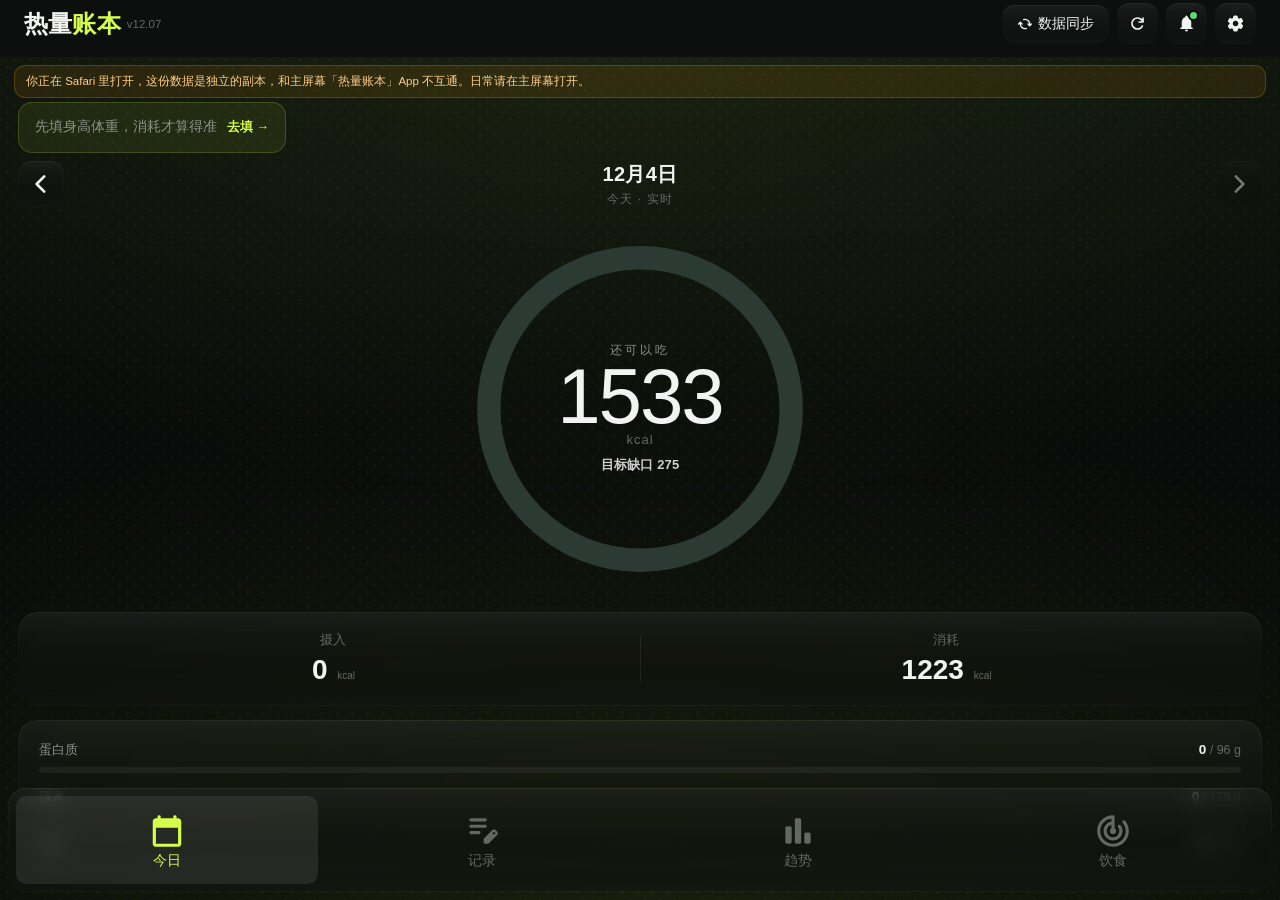
<file: index.html>
<!DOCTYPE html>
<html lang="zh-CN">
<head>
<meta charset="utf-8">
<meta name="viewport" content="width=device-width, initial-scale=1, maximum-scale=1, user-scalable=no">
<meta name="apple-mobile-web-app-capable" content="yes">
<meta name="apple-mobile-web-app-status-bar-style" content="black">
<meta name="theme-color" content="#0a0b0c">
<title>热量账本</title>
<link rel="stylesheet" href="style.css?v=1241">
<link rel="manifest" href="manifest.webmanifest">
<!-- 换图标时必须改这里的 ?v=，否则 iOS 主屏图标会一直用缓存里的旧图 -->
<link rel="apple-touch-icon" href="apple-touch-icon.png?v=1219">
<link rel="icon" href="icon-192.png?v=1219">
<!-- v10.95：Dock 外框被 iOS 26/27 的 `corner-shape: squircle` 画成了超椭圆（方中带圆），
     选中块还是普通圆角 → 看起来一个方一个圆、不再是之前的形状。这里把 squircle 关掉，
     外框和选中块统一成「高度一半」的正圆角胶囊，两者同一个弧。 -->
<style id="dock-lock">
/* 手机：外框和选中块统一成「高度一半」的正圆角胶囊（iPhone 屏幕圆角大，Dock 跟着圆） */
@media (max-width: 520px) {
  .tabbar .inner { corner-shape: round !important; -webkit-corner-shape: round !important; border-radius: 30.5px !important; }
  .dock-lens { border-radius: 27px !important; }
  .dock-lens .lens-body,
  .dock-lens.press .lens-body { border-radius: 27px !important; }
}
/* iPad / 平板：只关掉 squircle，圆角走 style.css 的 --dock-r（跟这台设备屏幕的圆角匹配），
   不再写死 52/44 —— 否则 iPad 会被画成手机那种药丸（2026-11-08 用户指出） */
@media (min-width: 521px) {
  .tabbar .inner { corner-shape: round !important; -webkit-corner-shape: round !important; }
}
</style>
</head>
<body>

<div class="statusbg" aria-hidden="true"></div>

<div id="bootErr" onclick="this.style.display='none'" style="display:none;position:fixed;left:12px;right:12px;top:80px;z-index:999;background:#1c2124;border:1px solid rgba(255,255,255,.12);border-radius:16px;padding:14px 16px;color:#fff;font-size:13px">
  <div style="font-weight:600;margin-bottom:6px">启动出错了</div>
  <div class="be-msg" style="color:#bbb;line-height:1.5"></div>
  <button onclick="location.href=location.pathname+'?v='+Date.now()" style="margin-top:12px;width:100%;padding:10px;border:0;border-radius:12px;background:#d6ff4b;color:#111;font-weight:600">强制重新加载</button>
</div>
<div class="app">
  <div class="topbar">
    <div class="brand">热量<span>账本</span><i class="btag" id="brandTag"></i></div>
    <div class="topactions">
      <button class="topbtn" id="cloudRefresh">
        
        <svg data-icn="st.sync" viewBox="0 -960 960 960" fill="currentColor" aria-hidden="true"><path d="M482-160q-134 0-228-93t-94-227v-7l-36 36q-11 11-28 11t-28-11q-11-11-11-28t11-28l104-104q12-12 28-12t28 12l104 104q11 11 11 28t-11 28q-11 11-28 11t-28-11l-36-36v7q0 100 70.5 170T482-240q16 0 31.5-2t30.5-7q17-5 32 1t23 21q8 16 1.5 31.5T577-175q-23 8-47 11.5t-48 3.5Zm-4-560q-16 0-31.5 2t-30.5 7q-17 5-32.5-1T360-733q-8-15-1.5-30.5T381-784q24-8 48-12t49-4q134 0 228 93t94 227v7l36-36q11-11 28-11t28 11q11 11 11 28t-11 28L788-349q-12 12-28 12t-28-12L628-453q-11-11-11-28t11-28q11-11 28-11t28 11l36 36v-7q0-100-70.5-170T478-720Z"/></svg>
        数据同步
      </button>
      <button class="topbtn topicon" id="hardReloadTop" aria-label="强制更新" title="强制更新">
        
        <svg data-icn="st.reload" viewBox="0 -960 960 960" fill="currentColor" aria-hidden="true"><path d="M480-160q-134 0-227-93t-93-227q0-134 93-227t227-93q69 0 132 28.5T720-690v-70q0-17 11.5-28.5T760-800q17 0 28.5 11.5T800-760v200q0 17-11.5 28.5T760-520H560q-17 0-28.5-11.5T520-560q0-17 11.5-28.5T560-600h128q-32-56-87.5-88T480-720q-100 0-170 70t-70 170q0 100 70 170t170 70q68 0 124.5-34.5T692-367q8-14 22.5-19.5t29.5-.5q16 5 23 21t-1 30q-41 80-117 128t-169 48Z"/></svg>
      </button>
      <button class="topbtn topicon bellbtn" id="notifyBell" aria-label="提醒记录" title="提醒记录">
        
        <svg data-icn="st.bell" viewBox="0 -960 960 960" fill="currentColor" aria-hidden="true"><path d="M200-200q-17 0-28.5-11.5T160-240q0-17 11.5-28.5T200-280h40v-280q0-83 50-147.5T420-792v-28q0-25 17.5-42.5T480-880q25 0 42.5 17.5T540-820v28q80 20 130 84.5T720-560v280h40q17 0 28.5 11.5T800-240q0 17-11.5 28.5T760-200H200ZM480-80q-33 0-56.5-23.5T400-160h160q0 33-23.5 56.5T480-80Z"/></svg>
        <i class="dot" id="notifyDot" hidden></i>
      </button>
      <button class="topbtn topicon" id="goMe" aria-label="设置">
        
        <svg data-icn="st.gear" viewBox="0 -960 960 960" fill="currentColor" aria-hidden="true"><path d="M433-80q-27 0-46.5-18T363-142l-9-66q-13-5-24.5-12T307-235l-62 26q-25 11-50 2t-39-32l-47-82q-14-23-8-49t27-43l53-40q-1-7-1-13.5v-27q0-6.5 1-13.5l-53-40q-21-17-27-43t8-49l47-82q14-23 39-32t50 2l62 26q11-8 23-15t24-12l9-66q4-26 23.5-44t46.5-18h94q27 0 46.5 18t23.5 44l9 66q13 5 24.5 12t22.5 15l62-26q25-11 50-2t39 32l47 82q14 23 8 49t-27 43l-53 40q1 7 1 13.5v27q0 6.5-2 13.5l53 40q21 17 27 43t-8 49l-48 82q-14 23-39 32t-50-2l-60-26q-11 8-23 15t-24 12l-9 66q-4 26-23.5 44T527-80h-94Zm49-260q58 0 99-41t41-99q0-58-41-99t-99-41q-59 0-99.5 41T342-480q0 58 40.5 99t99.5 41Z"/></svg>
      </button>
    </div>
  </div>

  <div class="scroller" id="scroller">
  <div class="sc-body" id="scBody">
  <!-- ============ 今日 ============ -->
  <section class="view on" id="view-today">
    <div id="setupBanner"></div>
    <div class="daterow">
      <button class="arrow" id="prevDay" aria-label="前一天">
        <svg width="24" height="24" viewBox="0 0 24 24" fill="none" stroke="currentColor" stroke-width="2.4" stroke-linecap="round" stroke-linejoin="round"><path d="M15 5 8 12l7 7"/></svg>
      </button>
      <div class="d">
        <b id="dateLabel">—</b>
        <i id="dateSub"></i>
      </div>
      <button class="arrow" id="nextDay" aria-label="后一天">
        <svg width="24" height="24" viewBox="0 0 24 24" fill="none" stroke="currentColor" stroke-width="2.4" stroke-linecap="round" stroke-linejoin="round"><path d="M9 5l7 7-7 7"/></svg>
      </button>
    </div>

    <div class="hero" id="hero">
      <svg viewBox="0 0 200 200">
        <defs>
          <linearGradient id="ringGrad" x1="0" y1="0" x2="1" y2="1">
            <stop id="ringS0" offset="0%" stop-color="#d6ff4b"/>
            <stop id="ringS1" offset="45%" stop-color="#57ffc8"/>
            <stop id="ringS2" offset="100%" stop-color="#d6ff4b"/>
          </linearGradient>
          <!-- 玻璃边光：和卡片描边同一种做法 —— 一圈很细的亮边，上亮下暗 -->
          <linearGradient id="rimGrad" x1="0" y1="0" x2="0.75" y2="1">
            <stop offset="0%" stop-color="#ffffff" stop-opacity="0.55"/>
            <stop offset="30%" stop-color="#ffffff" stop-opacity="0.22"/>
            <stop offset="65%" stop-color="#ffffff" stop-opacity="0.08"/>
            <stop offset="100%" stop-color="#ffffff" stop-opacity="0.16"/>
          </linearGradient>
          <linearGradient id="ringTrack" x1="0" y1="0" x2="0" y2="1">
            <stop offset="0%" stop-color="#161d19"/>
            <stop offset="100%" stop-color="#0b0f0d"/>
          </linearGradient>
        </defs>
        <circle class="track" cx="100" cy="100" r="84" fill="none" stroke="#2b3a33" stroke-width="13"/>
        <!-- 先画一圈略宽的亮边，再把主弧压在上面 → 两侧各留出一条 1px 的玻璃边光 -->
        <circle class="rim" id="ringRim" cx="100" cy="100" r="84" fill="none"
                stroke="url(#rimGrad)"
                stroke-width="14.6" stroke-linecap="round"
                stroke-dasharray="527.8" stroke-dashoffset="527.8"/>
        <circle class="prog" id="ring" cx="100" cy="100" r="84" fill="none"
                stroke="url(#ringGrad)"
                stroke-width="13" stroke-linecap="round"
                stroke-dasharray="527.8" stroke-dashoffset="527.8"/>
      </svg>
      <div class="center">
        <div class="lbl" id="heroLbl">热量缺口</div>
        <div class="num" id="heroNum">—</div>
        <div class="unit">kcal</div>
        <div class="sub" id="heroSub"></div>
      </div>
    </div>

    <div class="stats" id="hStats">
      <div>
        <div class="k">摄入</div>
        <div class="v" id="stIntake">—</div>
      </div>
      <div>
        <div class="k" id="stExpLbl">消耗</div>
        <div class="v" id="stExp">—</div>
      </div>
      <div>
        <div class="k" id="stNeedLbl">需消耗</div>
        <div class="v" id="stNeed">—</div>
        <div class="at" id="stLeftAt"></div>
      </div>
    </div>

    <div class="macros">
      <div class="macro">
        <div class="row1"><span class="n">蛋白质</span>
          <span class="g"><b id="pNow">0</b> / <span id="pGoal">0</span> g</span></div>
        <div class="bar p"><i id="pBar" style="width:0"></i></div>
      </div>
      <div class="macro">
        <div class="row1"><span class="n">碳水</span>
          <span class="g"><b id="cNow">0</b> / <span id="cGoal">0</span> g</span></div>
        <div class="bar c"><i id="cBar" style="width:0"></i></div>
      </div>
      <div class="macro">
        <div class="row1"><span class="n">脂肪</span>
          <span class="g"><b id="fNow">0</b> / <span id="fGoal">0</span> g</span></div>
        <div class="bar f"><i id="fBar" style="width:0"></i></div>
      </div>
    </div>

    <div class="sec">
      <h2>今天吃了什么</h2>
      <button class="act" id="addTop">＋ 记录</button>
    </div>
    <div class="meals" id="meals"></div>

    <div style="height:20px"></div>
  </section>

  <!-- ============ 趋势 ============ -->
  <section class="view" id="view-trends">
    <div class="sec" id="trainSec"><h2>练账</h2><span class="act" style="color:var(--muted2)">数据互通</span></div>
    <div class="card tbc" id="trainBanner" hidden></div>
    <div id="trendTop"></div>
    <div class="seg" id="trendSeg">
      <button data-d="7">7 天</button>
      <button data-d="30" class="on">30 天</button>
      <button data-d="90">90 天</button>
    </div>
    <div id="trendBody"></div>
    <div style="height:20px"></div>
  </section>

  <!-- ============ 饮食（饮食目标，从设置里移到底栏） ============ -->
  <section class="view" id="view-nutri">
    <div id="nutriBody"></div>
    <div style="height:20px"></div>
  </section>

  <!-- ============ 我的 ============ -->
  <section class="view" id="view-me">
    <div id="meBody"></div>
    <div style="height:20px"></div>
  </section>

  </div><!-- /sc-body -->
  </div><!-- /scroller -->

  <nav class="tabbar">
    <div class="inner">
      <span class="dock-lens" aria-hidden="true"><span class="lens-body"><i class="hl"></i></span></span>
      <button class="tab on lit" data-view="today">
        <svg data-icn="dk.today" viewBox="0 -960 960 960" style="fill:currentColor;stroke:none"><path d="M200-80q-33 0-56.5-23.5T120-160v-560q0-33 23.5-56.5T200-800h40v-40q0-17 11.5-28.5T280-880q17 0 28.5 11.5T320-840v40h320v-40q0-17 11.5-28.5T680-880q17 0 28.5 11.5T720-840v40h40q33 0 56.5 23.5T840-720v560q0 33-23.5 56.5T760-80H200Zm0-80h560v-400H200v400Z"/></svg>
        <span>今日</span>
      </button>
      <button class="fab" id="fab" aria-label="记录">
        <svg data-icn="dk.add" viewBox="0 -960 960 960" style="fill:currentColor;stroke:none" aria-hidden="true"><path d="M200-400q-17 0-28.5-11.5T160-440q0-17 11.5-28.5T200-480h200q17 0 28.5 11.5T440-440q0 17-11.5 28.5T400-400H200Zm0-160q-17 0-28.5-11.5T160-600q0-17 11.5-28.5T200-640h360q17 0 28.5 11.5T600-600q0 17-11.5 28.5T560-560H200Zm0-160q-17 0-28.5-11.5T160-760q0-17 11.5-28.5T200-800h360q17 0 28.5 11.5T600-760q0 17-11.5 28.5T560-720H200Zm320 520v-66q0-8 3-15.5t9-13.5l209-208q9-9 20-13t22-4q12 0 23 4.5t20 13.5l37 37q8 9 12.5 20t4.5 22q0 11-4 22.5T863-380L655-172q-6 6-13.5 9t-15.5 3h-66q-17 0-28.5-11.5T520-200Zm263-184 37-39-37-37-38 38 38 38ZM580-220h38l121-122-18-19-19-18-122 121v38Zm0 0v-38l122-121 37 37-121 122h-38Z"/></svg>
        <span>记录</span>
      </button>
      <button class="tab" data-view="trends">
        
        <svg data-icn="dk.trend" viewBox="0 -960 960 960" style="fill:currentColor;stroke:none"><path d="M680-160q-17 0-28.5-11.5T640-200v-200q0-17 11.5-28.5T680-440h80q17 0 28.5 11.5T800-400v200q0 17-11.5 28.5T760-160h-80Zm-240 0q-17 0-28.5-11.5T400-200v-560q0-17 11.5-28.5T440-800h80q17 0 28.5 11.5T560-760v560q0 17-11.5 28.5T520-160h-80Zm-240 0q-17 0-28.5-11.5T160-200v-360q0-17 11.5-28.5T200-600h80q17 0 28.5 11.5T320-560v360q0 17-11.5 28.5T280-160h-80Z"/></svg>
        <span>趋势</span>
      </button><button class="tab" data-view="nutri">
        <svg data-icn="set.goal" viewBox="0 -960 960 960" style="fill:currentColor;stroke:none"><path d="M324-111.5Q251-143 197-197t-85.5-127Q80-397 80-480t31.5-156Q143-709 197-763t127-85.5Q397-880 480-880q17 0 28.5 11.5T520-840v291q18 11 29 28.5t11 40.5q0 33-23.5 56.5T480-400q-33 0-56.5-23.5T400-480q0-23 11-41t29-28v-86q-52 14-86 56.5T320-480q0 66 47 113t113 47q66 0 113-47t47-113q0-26-7.5-48T612-570q-10-14-9-31t12-28q12-12 28.5-12t26.5 14q23 31 36.5 68t13.5 79q0 100-70 170t-170 70q-100 0-170-70t-70-170q0-90 57-156.5T440-717v-81q-119 15-199.5 105T160-480q0 134 93 227t227 93q134 0 227-93t93-227q0-58-19-109.5T727-683q-11-13-11-30t12-29q12-12 28.5-11.5T784-740q45 53 70.5 119T880-480q0 83-31.5 156T763-197q-54 54-127 85.5T480-80q-83 0-156-31.5Z"/></svg>
        <span>饮食</span>
      </button>
      
    </div>
  </nav>
</div>


<!-- ============ 记录弹层 ============ -->
<div class="sheet-mask" id="addMask"></div>
<div class="sheet" id="addSheet">
  <div class="grab"></div>
  <div class="tabs3" id="addTabs">
      <button data-m="photo" class="on">
        <svg data-icn="tab.photo" viewBox="0 -960 960 960" fill="currentColor" aria-hidden="true"><path d="M480-260q75 0 127.5-52.5T660-440q0-75-52.5-127.5T480-620q-75 0-127.5 52.5T300-440q0 75 52.5 127.5T480-260Zm0-80q-42 0-71-29t-29-71q0-42 29-71t71-29q42 0 71 29t29 71q0 42-29 71t-71 29ZM160-120q-33 0-56.5-23.5T80-200v-480q0-33 23.5-56.5T160-760h126l50-54q11-12 26.5-19t32.5-7h170q17 0 32.5 7t26.5 19l50 54h126q33 0 56.5 23.5T880-680v480q0 33-23.5 56.5T800-120H160Z"/></svg>拍照</button>
      <button data-m="search">
        <svg data-icn="tab.search" viewBox="0 -960 960 960" fill="currentColor" aria-hidden="true"><path d="M80-480q0-83 31.5-156T197-763q54-54 127-85.5T480-880q127 0 226.5 70T851-629q7 17 .5 34T828-572q-16 5-30.5-3T777-599q-24-60-69-106t-108-71v16q0 33-23.5 56.5T520-680h-80v80q0 17-11.5 28.5T400-560h-80v80h40q17 0 28.5 11.5T400-440v80h-40L168-552q-3 18-5.5 36t-2.5 36q0 122 80.5 213T443-162q16 2 26.5 13.5T480-120q0 17-11.5 28.5T441-82Q288-97 184-210T80-480Zm736 352L716-228q-21 12-45 20t-51 8q-75 0-127.5-52.5T440-380q0-75 52.5-127.5T620-560q75 0 127.5 52.5T800-380q0 27-8 51t-20 45l100 100q11 11 11 28t-11 28q-11 11-28 11t-28-11ZM691-309q29-29 29-71t-29-71q-29-29-71-29t-71 29q-29 29-29 71t29 71q29 29 71 29t71-29Z"/></svg>搜索</button>
    </div>
  <div class="sh-body">
    

    <!-- 拍照 -->
    <div class="pane" id="pane-photo">
      <!-- 上板块：两个照片格（实物照片 / 营养成分表）+ 拍照 / 从相册选 -->
      <div class="drop photobox" id="photoDrop">
        <div class="pslot" data-slot="1">
          <div class="pslot-body">
            <span class="pslot-empty" id="emptyA">食物照片</span>
            <img class="preview" id="photoPreview" hidden alt="">
            <button class="shotdel" id="photoDel" hidden aria-label="删除照片"><svg viewBox="0 0 24 24" fill="none" stroke="currentColor" stroke-width="2.4" stroke-linecap="round"><path d="M6 6l12 12M18 6L6 18"/></svg></button>
          </div>
        </div>
        <div class="pslot" data-slot="2">
          <div class="pslot-body">
            <span class="pslot-empty" id="emptyB">营养成分表</span>
            <img class="preview" id="pv2" hidden alt="">
            <button class="shotdel" id="del2" hidden aria-label="删除照片"><svg viewBox="0 0 24 24" fill="none" stroke="currentColor" stroke-width="2.4" stroke-linecap="round"><path d="M6 6l12 12M18 6L6 18"/></svg></button>
          </div>
        </div>
        <div class="prow-pick">
          <button class="pickbtn on" id="pickCamera">
        <svg data-icn="btn.cam" viewBox="0 -960 960 960" fill="currentColor" aria-hidden="true"><path d="M480-260q75 0 127.5-52.5T660-440q0-75-52.5-127.5T480-620q-75 0-127.5 52.5T300-440q0 75 52.5 127.5T480-260Zm0-80q-42 0-71-29t-29-71q0-42 29-71t71-29q42 0 71 29t29 71q0 42-29 71t-71 29ZM160-120q-33 0-56.5-23.5T80-200v-480q0-33 23.5-56.5T160-760h126l50-54q11-12 26.5-19t32.5-7h170q17 0 32.5 7t26.5 19l50 54h126q33 0 56.5 23.5T880-680v480q0 33-23.5 56.5T800-120H160Z"/></svg>拍照</button>
          <button class="pickbtn ghost" id="pickAlbum">
        <svg data-icn="btn.album" viewBox="0 -960 960 960" fill="currentColor" aria-hidden="true"><path d="m530-460-46-60q-6-8-16-8t-16 8l-67 88q-8 10-2.5 21t18.5 11h318q13 0 18.5-11t-2.5-21l-97-127q-6-8-16-8t-16 8l-76 99ZM320-240q-33 0-56.5-23.5T240-320v-480q0-33 23.5-56.5T320-880h480q33 0 56.5 23.5T880-800v480q0 33-23.5 56.5T800-240H320ZM160-80q-33 0-56.5-23.5T80-160v-520q0-17 11.5-28.5T120-720q17 0 28.5 11.5T160-680v520h520q17 0 28.5 11.5T720-120q0 17-11.5 28.5T680-80H160Z"/></svg>从相册选</button>
        </div>
        <input type="file" accept="image/*" capture="environment" id="photoInput" hidden>
        <input type="file" accept="image/jpeg,image/png,image/heic,image/heif,image/webp" id="photoAlbum" hidden>
        <input type="file" accept="image/*" capture="environment" id="photo2Cam" hidden>
        <input type="file" accept="image/jpeg,image/png,image/heic,image/heif,image/webp" id="photo2Alb" hidden>
      </div>

      <!-- v10.46 用户口径：上下两块之间加一条分割线 -->
      <div id="addSplit" aria-hidden="true"></div>

      <!-- 下板块：内容区（食材 / 克数、补充说明、文字描述、识别热量） -->
      <div id="addContent">
      <div id="photoActions" hidden>
        <!-- v10.45 用户口径：这一块原来还有一颗「识别热量」（#photoGo），和下面描述框那颗重复了 —— 删掉，
             整张卡只留最下面那一颗（#textGo）。这里只剩「食材 / 克数 / 补充说明」。 -->
        <div class="prow2">
          <input id="photoName" placeholder="食材（可选）" autocomplete="off" autocorrect="off">
          <input id="photoGrams" type="number" inputmode="decimal" min="1" step="1" placeholder="克数（可选）">
        </div>
        <input id="photoHint" placeholder="补充说明（可选）">
      </div>

      <!-- 描述：拍照板块下面单独一块（v9.03 并进来，v9.07 删掉，v10.41 加回来；
           v10.42 起不再套大框 —— 只有「一个框 + 一个按钮」） -->
      <div id="descBlock">
        <div class="twrap">
          <textarea id="textInput" rows="4"></textarea>
          <div class="tph" id="textPh" aria-hidden="true">文字描述</div>
        </div>
        <button class="btn primary" id="textGo"><svg data-icn="btn.go" viewBox="0 -960 960 960" fill="currentColor" aria-hidden="true"><path d="M160-400q0-113 67-217t184-182q22-15 45.5-1.5T480-760v52q0 34 23.5 57t57.5 23q17 0 32.5-7.5T621-657q8-10 20.5-12.5T665-664q63 45 99 115t36 149q0 88-43 160.5T644-125q17-24 26.5-52.5T680-238q0-40-15-75.5T622-377L480-516 339-377q-29 29-44 64t-15 75q0 32 9.5 60.5T316-125q-70-42-113-114.5T160-400Zm320-4 85 83q17 17 26 38t9 45q0 49-35 83.5T480-120q-50 0-85-34.5T360-238q0-23 9-44.5t26-38.5l85-83Z"/></svg>识别热量</button>
      </div>
      </div>
    </div>

    <!-- 搜索（搜索框在卡片顶部） -->
    <div class="pane" id="pane-search" hidden>
      <input id="searchInput" placeholder="搜食物：米饭 / 鸡胸 / 拿铁" autocomplete="off">
      <div class="searchscroll">
        <div class="slist" id="searchList"></div>
      </div>
    </div>

    <!-- 结果 -->
    <div id="resultArea" hidden>
      <div id="shotBox"></div>
      <div id="resultItems"></div>
      <div id="resultNote" style="font-size:11px;color:var(--muted2);line-height:1.6;margin-top:8px"></div>
      <div class="totalrow">
        <span>合计</span><b><span id="resultTotal">0</span> 千卡</b>
      </div>
    </div>
  </div>
  <div class="sh-foot" id="addFoot" hidden>
    <!-- v9.26：用户口径「上下滑动时这块不动，滚动内容的下端就到这道缝」——
         「记到哪一餐」整块从滚动区搬到固定底栏，只有上面的照片区 / 已添加会滚 -->
    <div class="daypick">
      <span class="daylbl">记到</span>
      <input type="date" id="recDay" aria-label="记录日期">
    </div>
    <div class="mealpick">
      <div class="chips-wrap" id="mealPick">
        <button class="chip" data-meal="breakfast">早餐</button>
        <button class="chip" data-meal="lunch">午餐</button>
        <button class="chip" data-meal="tea">点心</button>
        <button class="chip" data-meal="dinner">晚餐</button>
        <button class="chip" data-meal="snack">加餐</button>
      </div>
    </div>
    <button class="btn primary" id="saveItems">
        <svg data-icn="btn.save" viewBox="0 -960 960 960" fill="currentColor" aria-hidden="true"><path d="m713-713 113-113q12-12 28.5-12t28.5 12q12 12 12 28.5T883-769L741-628q-12 12-28 12t-28-12l-57-57q-11-11-11-27.5t11-28.5q12-12 28.5-12t28.5 12l28 28ZM480-240l-168 72q-40 17-76-6.5T200-241v-519q0-33 23.5-56.5T280-840h225q18 0 27 16t1 33q-7 17-10 34t-3 37q0 72 45.5 127T680-524q12 2 21.5 2.5t18.5.5q17 0 28.5 10.5T760-484v243q0 43-36 66.5t-76 6.5l-168-72Z"/></svg>记入</button>
  </div>
</div>

<!-- ============ 体重弹层 ============ -->
<div class="sheet-mask" id="nlogMask"></div>
<div class="sheet card" id="nlogSheet">
  <div class="grab"></div>
  <div class="sh-hd">
    <button class="backbtn" id="nlogBack" aria-label="返回" hidden>
      <svg viewBox="0 0 24 24" fill="none" stroke="currentColor" stroke-width="2.2" stroke-linecap="round" stroke-linejoin="round"><path d="M15 5 8 12l7 7"/></svg>
    </button>
    <h2>提醒记录</h2>
  </div>
  <div class="sh-body">
    <div id="nlogList"></div>
  </div>
  <div class="sh-foot" id="nlogFoot">
    <div class="setrows last">
      <div class="setrow ver">
        <span class="ttl" id="nlogCount">共 0 条</span>
        <button class="setpill" id="nlogClear">清空记录</button>
      </div>
    </div>
  </div>
</div>

<!-- ============ 设置卡（和「提醒记录」同一张玻璃卡，里面是行式布局） ============ -->
<div class="sheet-mask" id="setMask"></div>
<div class="sheet card" id="setSheet">
  <div class="grab"></div>
  <div class="sh-hd">
    <button class="backbtn" id="setBack" aria-label="返回" hidden>
      <svg viewBox="0 0 24 24" fill="none" stroke="currentColor" stroke-width="2.2" stroke-linecap="round" stroke-linejoin="round"><path d="M15 5 8 12l7 7"/></svg>
    </button>
    <h2>设置</h2>
    <span class="vtag" id="setVer"></span>
  </div>
  <div class="sh-body" id="setBody"></div>
  <div class="subpage" id="subPage"></div>
  <div class="subfoot" id="subFoot">
    <button class="btn ghost" id="sfReset">恢复全部默认</button>
  </div>
</div>

<div class="sheet-mask" id="weightMask"></div>
<div class="sheet" id="weightSheet">
  <div class="grab"></div>
  <div class="sh-hd">
    <h2>记录体重</h2>
    <button class="x" id="weightClose">×</button>
  </div>
  <div class="sh-body">
    <div class="field">
      <label>体重（kg）</label>
      <input id="weightInput" type="number" inputmode="decimal" step="0.1" placeholder="58.5">
      <div class="hint">建议每天固定在早上空腹、上完厕所后称。体重的日间波动有 1-2kg，看趋势别看单日。</div>
    </div>
  </div>
  <div class="sh-foot">
    <button class="btn primary" id="weightSave">保存</button>
  </div>
</div>

<!-- 改某一项的营养数据（常见：包装标注是"每份"，被当成"每 100 克"记了） -->
<div class="sheet-mask" id="nutMask"></div>
<div class="sheet" id="nutSheet">
  <div class="grab"></div>
  <div class="sh-body">
    <div class="field nutfind">
      <label>食物名（改了会一起改这条的名字，并带出营养）</label>
      <input id="nutNameQ" placeholder="比如：香蕉 / 苹果 / 米饭" autocomplete="off">
      <div class="nutsug" id="nutSug" hidden></div>
    </div>
    <div class="nutgrid">
      <div class="field">
        <label>吃了多少克<b class="req">*</b></label>
        <input id="nutRef" type="number" inputmode="decimal" step="0.1" placeholder="100">
      </div>
      <div class="field">
        <label>热量<b class="req">*</b></label>
        <div class="inwrap">
          <input id="nutKcal" type="number" inputmode="decimal" placeholder="2128">
          <button type="button" id="nutUnitTog" class="unitseg" aria-label="切换千卡/千焦">
            <span data-u="kj">千焦</span><span data-u="kcal">千卡</span>
          </button>
        </div>
      </div>
    </div>
    <div class="nutgrid three">
      <div class="field">
        <label>蛋白质（<span class="u">g</span>）</label>
        <input id="nutP" type="number" inputmode="decimal" step="0.1" placeholder="7.7">
      </div>
      <div class="field">
        <label>碳水（<span class="u">g</span>）</label>
        <input id="nutC" type="number" inputmode="decimal" step="0.1" placeholder="53.1">
      </div>
      <div class="field">
        <label>脂肪（<span class="u">g</span>）</label>
        <input id="nutF" type="number" inputmode="decimal" step="0.1" placeholder="23.8">
      </div>
    </div>
    <div class="hint">
      四项都照抄包装上「每100克热量」那一行，不用自己算。<br>
      上面填你实际吃了多少克，保存时自动按比例算出这一份多少千卡；千卡/千焦点 ⇄ 切换（1 千卡 = 4.184 千焦）。
    </div>
  </div>
  <div class="sh-foot">
    <button class="btn primary" id="nutSave">保存并换算</button>
  </div>
</div>

<!-- 改名：App 自己的小输入卡。不用系统 prompt —— iOS 会给它加一层自己的压暗，
     那层盖住顶栏、盖不住状态栏，背景永远和「营养编辑」那种不了一样 -->
<div class="sheet-mask" id="rnMask"></div>
<div class="rnalert" id="rnSheet">
  <input id="rnInput" type="text" maxlength="20" autocomplete="off" enterkeyhint="done">
  <div class="rnalert-btns">
    <button id="rnCancel">取消</button>
    <button id="rnSave" class="prim">确定</button>
  </div>
</div>

<div class="sheet-mask" id="cpMask"></div>
<div class="rnalert cpcard" id="cpSheet">
  <div class="cp-head">
    <span class="cp-title" id="cpTitle">复制这一条</span>
    <span class="cp-name" id="cpName">—</span>
  </div>
  <div class="cp-row" id="cpGramsRow">
    <label for="cpG">克数</label>
    <input id="cpG" type="number" inputmode="decimal" step="1" min="1" autocomplete="off">
    <span class="unit">g</span>
    <span class="cp-kcal" id="cpKcal">—</span>
  </div>
  <div class="cp-sum" id="cpSum" hidden></div>
  <div class="chips-wrap cp-meals" id="cpMealPick">
    <button class="chip" data-cmeal="breakfast">早餐</button>
    <button class="chip" data-cmeal="lunch">午餐</button>
    <button class="chip" data-cmeal="tea">点心</button>
    <button class="chip" data-cmeal="dinner">晚餐</button>
    <button class="chip" data-cmeal="snack">加餐</button>
  </div>
  <div class="chips-wrap cp-meals" id="cpDayPick" hidden>
    <button class="chip on" data-cday="today">记到今天</button>
  </div>
  <div class="rnalert-btns">
    <button id="cpCancel">取消</button>
    <button id="cpSave" class="prim">记一条</button>
  </div>
</div>

<div class="toast" id="toast"></div>

<div class="sheet-mask" id="helpMask"></div>
<div class="sheet" id="helpSheet">
  <div class="grab"></div>
  <div class="sh-hd">
    <h2>自动同步手表</h2>
    <button class="x" id="helpClose">×</button>
  </div>
  <div class="sh-body">
    <div id="helpBody"></div>
  </div>
  <div class="sh-foot">
    <button class="btn primary" id="helpCopy">知道了</button>
  </div>
</div>


<!-- ============ 一组记录详情 ============ -->
<div class="sheet-mask" id="grpMask"></div>
<div class="modal" id="grpSheet">
  <div class="mhd">
    <img class="mshot" id="grpShot" alt="" hidden>
    <div class="mt">
      <h3 id="grpName"><span class="nameline"><span class="nmtxt" id="grpNameTxt">这一餐</span><button class="pen" id="grpRename" aria-label="改名字"><svg viewBox="0 0 24 24" fill="currentColor"><circle cx="5.2" cy="12" r="2"/><circle cx="12" cy="12" r="2"/><circle cx="18.8" cy="12" r="2"/></svg></button></span></h3>
      <span id="grpMeta"></span>
    </div>
    <button class="mx" id="grpClose">×</button>
  </div>
  <div class="mbody">
    <div class="mnoshot" id="grpNoShot" hidden>这条没有留下照片（早期版本只存数据，或照片在同步时被裁掉过）</div>
    <div id="grpItems"></div>
    <div class="totalrow"><span>合计</span><b><span id="grpTotal">0</span> 千卡</b></div>
  </div>
</div>

<script src="foods.js?v=1241"></script>
<script src="icons.js?v=1241"></script>
<script src="api.js?v=1241"></script>
<script src="calc.js?v=1219"></script>
<script src="app.js?v=1241"></script>
<script>
/* 兜底：万一这次加载没完整（脚本没下来 / 执行出错），不要停在"全是破折号"的死界面。
   顺序：① 自己把没加载成功的脚本用 ?r=时间戳 再补一遍；② 还不行为一条可点重试的提示条，
   提示条上带着诊断信息（哪几个脚本没到位、在不在线），截图就能定位。 */
(function () {
  var FILES = ['foods.js', 'api.js', 'calc.js', 'app.js'];
  var KEY = { 'foods.js': 'foods', 'api.js': 'api', 'calc.js': 'calc', 'app.js': 'app' };
  var failing = {};
  var repairing = false;

  function ok(k) { return !!(window.__ok && window.__ok[k]); }
  function missing() { return FILES.filter(function (f) { return !ok(KEY[f]); }); }
  function bootBroken() {
    if (window.__booted) return false;
    var el = document.getElementById('dateLabel');
    var t = el && el.textContent ? el.textContent.trim() : '';
    return !t || t === '—';
  }

  function inject(list, done) {
    if (!list.length) return done();
    var f = list.shift();
    var s = document.createElement('script');
    s.src = f + '?r=' + Date.now();
    s.onload = function () { setTimeout(function () { inject(list, done); }, 40); };
    s.onerror = function () { setTimeout(function () { inject(list, done); }, 40); };
    document.head.appendChild(s);
  }

  function repair() {
    if (repairing || window.__booted) return false;
    var miss = missing();
    if (!miss.length) return false;
    repairing = true;
    inject(miss.slice(), function () {
      repairing = false;
      if (!window.__booted && typeof window.init === 'function') {
        try { window.init(); } catch (e) {}
      }
      // 脚本补齐后 app 可能"初始化过一遍但用的是缺东西的状态" → 让它重新读一次当天数据
      if (typeof window.loadDay === 'function') { try { window.loadDay(); } catch (e) {} }
      setTimeout(function () { if (bootBroken()) show(); }, 1200);
    });
    return true;
  }

  function show() {
    if (window.__booted || document.getElementById('bootRetry')) return;
    if (repairing) { setTimeout(show, 1500); return; }   // 正在补脚本 → 别急着报"没加载完整"
    var miss = missing().map(function (f) { return f.replace('.js', ''); });
    var diag = '脚本 ' + (miss.length ? '缺 ' + miss.join(' / ') : '都在') +
               ' · ' + (navigator.onLine ? '在线' : '离线') +
               ' · ' + (navigator.serviceWorker && navigator.serviceWorker.controller ? '有缓存' : '无缓存');
    var bar = document.createElement('div');
    bar.id = 'bootRetry';
    bar.className = 'boot-retry';
    bar.innerHTML = '<div class="bt-txt"><span>页面没加载完整</span><i>' + diag + '</i></div>' +
                    '<button>重新加载</button>';
    bar.querySelector('button').onclick = function () { location.reload(); };
    document.body.appendChild(bar);
    // 只要后来真的起来了，这条提示要自己消失（以前会一直挂着，看着像坏了）
    var t = setInterval(function () {
      if (!window.__booted) return;
      clearInterval(t);
      var el = document.getElementById('bootRetry');
      if (el) el.remove();
    }, 700);
  }
  window.__showBootRetry = show;
  /* 页面自己渲染时报错（如 Calc 没下来）也能触发补脚本：日期画出来了但数字全空，靠时间兜底判断不出来 */
  window.__repairBoot = repair;

  window.addEventListener('error', function (e) {
    var t = e && e.target;
    if (t && t.tagName === 'SCRIPT') {
      var name = (t.getAttribute('src') || '').split('?')[0].split('/').pop();
      if (name) failing[name] = 1;
      setTimeout(repair, 300);
    }
  }, true);

  // 2.5 秒还没渲染出内容：先补一遍脚本；5 秒再补一次；到 8 秒还不行才显示提示条
  setTimeout(function () { if (bootBroken()) repair(); }, 2500);
  setTimeout(function () { if (bootBroken()) repair(); }, 5000);
  setTimeout(function () { if (bootBroken()) show(); }, 8000);
})();
</script>
</body>
</html>
</file>
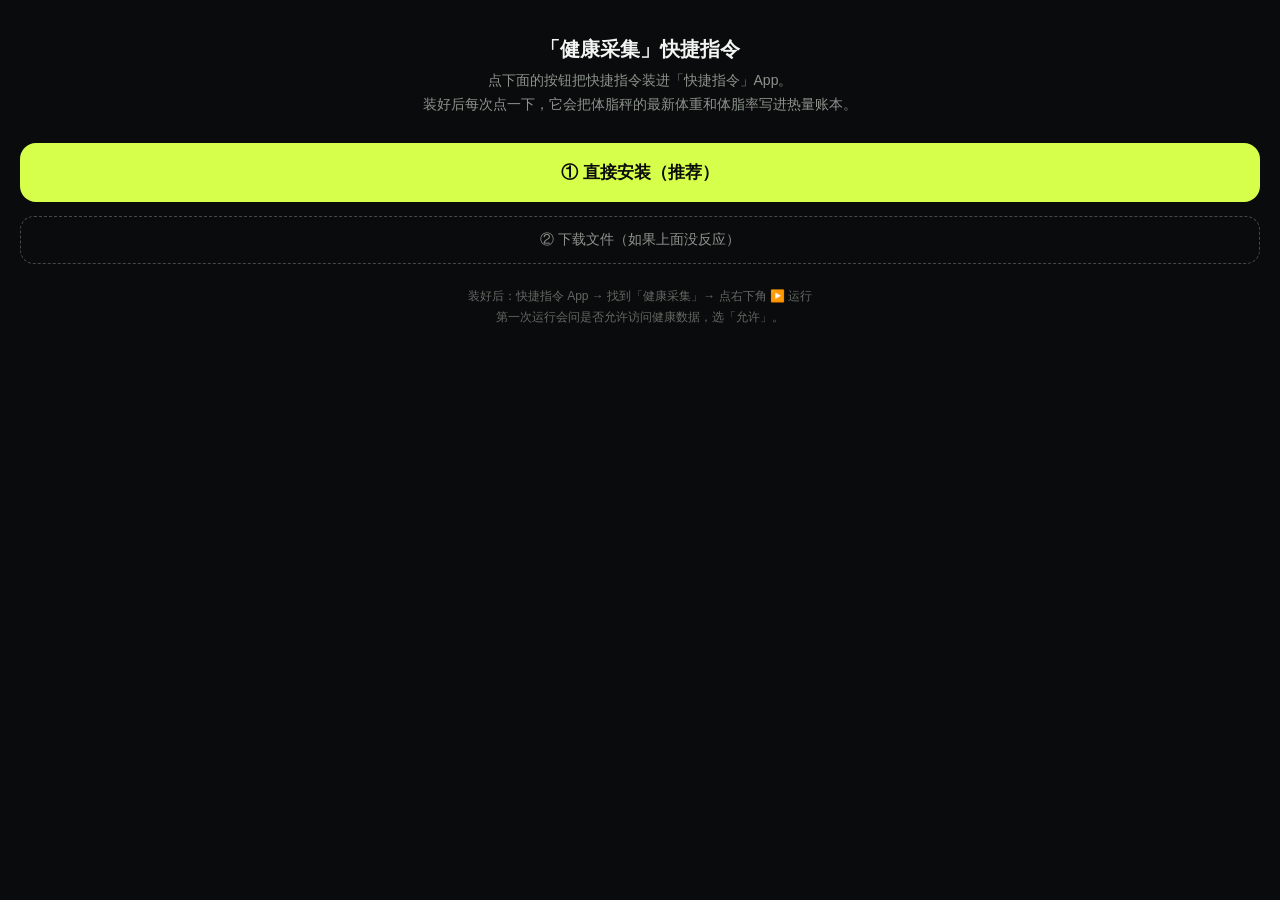
<file: push/add-shortcut.html>
<!DOCTYPE html>
<html lang="zh-CN"><head><meta charset="utf-8">
<meta name="viewport" content="width=device-width,initial-scale=1">
<title>添加「健康采集」快捷指令</title>
<style>
 body{margin:0;padding:28px 20px;background:#0a0b0c;color:#f2f4f2;
   font-family:-apple-system,"PingFang SC",sans-serif;text-align:center}
 h1{font-size:20px;margin:8px 0 6px}
 p{color:#8b938c;font-size:14px;line-height:1.7;margin:0 0 26px}
 a.btn{display:block;padding:18px;border-radius:16px;background:#d6ff4b;color:#0a0b0c;
   font-size:17px;font-weight:700;text-decoration:none;margin:14px 0}
 a.alt{display:block;padding:14px;border-radius:14px;border:1px dashed rgba(255,255,255,.25);
   color:#8b938c;font-size:14px;text-decoration:none}
 small{display:block;color:#626963;font-size:12px;margin-top:22px;line-height:1.8}
</style></head><body>
<h1>「健康采集」快捷指令</h1>
<p>点下面的按钮把快捷指令装进「快捷指令」App。<br>装好后每次点一下，它会把体脂秤的最新体重和体脂率写进热量账本。</p>

<a class="btn" id="imp" href="#">① 直接安装（推荐）</a>
<a class="alt" href="sync-body.shortcut" download>② 下载文件（如果上面没反应）</a>

<small>装好后：快捷指令 App → 找到「健康采集」→ 点右下角 ▶️ 运行<br>
第一次运行会问是否允许访问健康数据，选「允许」。</small>

<script>
  const file = location.href.replace(/[^/]*$/, '') + 'sync-body.shortcut';
  document.getElementById('imp').href =
    'shortcuts://import-shortcut?url=' + encodeURIComponent(file) + '&name=' + encodeURIComponent('健康采集');
</script>
</body></html>
</file>
<file: style.css>
:root {
  --bg: #0a0b0c;
  --bg2: #0f1113;
  --card: #15181b;
  --card2: #1b1f23;
  --line: rgba(255, 255, 255, 0.07);
  --line2: rgba(255, 255, 255, 0.12);
  --text: #f2f4f2;
  --muted: #8b938c;
  --muted2: #626963;
  --lime: #d6ff4b;
  --glow-rgb: 214, 255, 75;
  --glow2-rgb: 70, 255, 196;
  --lime-dim: #a8cc2e;
  --orange: #ff8a4c;
  --red: #ff5d5d;
  --blue: #6ea8ff;
  /* v10.76：这两个值以前只在 var() 里写了 fallback，没有真正定义，补成变量 */
  --pill-nudge: 1.3px;
  --pill-nudge-half: .65px;
  --safe-b: env(safe-area-inset-bottom, 0px);
  --safe-t: env(safe-area-inset-top, 0px);
  /* 悬浮 Dock：内缩 + 圆角半径要跟屏幕圆角同心，手机上按屏宽微调 */
  /* v10.05：用户口径 —— 不要「横条居中」，要让 home 横条的**顶边**正好贴住 Dock 的**底边**（相接、不重叠）：
     横条距底 8pt、高 5pt → 横条顶边在距底 13pt，所以 Dock 四边都取 13。 */
  --dock-inset: 10px;      /* 弹层卡（记录/设置/提醒）左右 = Dock 左右（用户：点出来的卡要跟 Dock 同宽） */
  /* v10.09：主页那些卡（统计/营养素/餐卡/标题）比 Dock 窄一点 —— 用户要求「Dock 比主页卡宽一点」，
     但弹出来的卡要和 Dock 一样宽。所以分成两个变量：--dock-inset（弹层/Dock=13）、--page-pad（主页=18）。 */
  --page-pad: 18px;        /* 主页卡牌/标题左右（比 Dock 的 13 多 5 → Dock 每边宽 5） */
  /* 层级：Dock = 弹层卡（13）> 主页卡（18）。用户口径：Dock 比主页卡宽一点，但点出来的卡跟 Dock 一样宽。 */
  --dock-max: 100%;        /* Dock 最大宽度；和 Dock 重叠的卡牌也用这个值 */
  --dock-bottom: 22px;     /* v11.43：照 App Store 底部条实测（条底离屏 21.7 ≈ 22） */
  /* v10.08：Dock 左右 = 底部 = 卡牌左右，全部 13 —— 圆角处那道缝和底缝一样宽（用户：之前 8 vs 13 对不上）。
     卡牌宽度 = Dock 宽度（都 414@440 屏），这是「底部贴白杠 13 + 四边等距」下的最大值：
     Dock 宽 = 屏宽 − 2×13，想让 Dock 更宽就必须动底部那条（会和白杠重叠），所以先锁在这里。 */
  --dock-w: 25px;          /* v11.43：照 App Store（左右各离屏 25） */
  /* Dock 高度（固定，圆角上限要看它）—— v10.05 94 → 98：同心圆角要 62−13=49，49 必须 ≤ 高度一半（49），
     否则又会被"不能超过一半"卡住、圆角变小就不呼应了 */
  --dock-h: 61px;   /* v11.43：照 App Store 底部条（61 高 / 图标 28 / 字 10） */
  /* 圆角由脚本按「这台设备的屏幕圆角 − 离边距离」算出来（见 app.js 的 syncDockR）。
     ⚠️ v10.15：这里必须同时用媒体查询写一份静态值（紧随 :root 之后）——
     因为启动/buffer 的那一瞬间 JS 还没跑，圆角还停在这个默认值上，
     屏幕上看就是「圆角处的缝比左右那两条缝宽」= 不等距（用户 2026-10-28 的截图就是这个）。
     --dock-w 是 8，所以静态值 = 屏幕圆角 − 8。 */
  --dock-r: calc(var(--dock-h) / 2);   /* v11.43：Dock 是胶囊，圆角 = 高度一半 */
  /* v11.46：v11.43 之前 --dock-r 的值（440 宽屏 = 屏角 62 − 离边 10）。提醒记录标题/×、记录卡三格条
     这些老布局都是按它算的，Dock 圆角改成「高度一半」后它们跟着错位/变方，这里单独留一份。 */
  --dock-r-legacy: 52px;
  /* 卡片圆角：跟手机屏幕的圆角同心（屏角约 62 − 离底 16） */
  --card-r: 46px;
  /* v11.87：底部弹层卡牌圆角 = 屏幕圆角 − 8（同心，弧缝=边缝=8；app.js 的 syncSheetR 按屏宽重算） */
  --sheet-r: 54px;
}

/* v11.43：Dock 改成 App Store 那种胶囊，圆角固定 = 高度一半 —— 按屏宽查表那套（屏幕圆角−离边）不再适用；
   syncDockR 在手机上写的也是 h/2，两边同一个值，首帧不会跳。 */

* { box-sizing: border-box; -webkit-tap-highlight-color: transparent; }

/* hidden 要真的隐藏：.preview 等规则自带 display，会盖掉浏览器默认的 [hidden] */
[hidden] { display: none !important; }

/* 横向溢出由 #scroller 自己裁掉（overflow-x: hidden），html 只负责不滚 */
/* 底色用内容区最底端的那个颜色，键盘弹起时下方空出来的那条也能接上 */
html {
  /* 文档本身不再滚动：iOS 文档级滚动的橡皮筋（滑到底还能拉出一片空白再弹回）CSS 关不掉，
     只有「容器滚动」才能用 overscroll-behavior 关掉，所以滚动统一交给 #scroller 那一层 */
  height: 100%;
  overflow: hidden;
  overscroll-behavior: none;
  /* iPad 横竖屏切换时不要自动放大文字 */
  -webkit-text-size-adjust: 100%;
  text-size-adjust: 100%;
  /* 背景只画在"画布"这一层：整页绘制一次，滚动时不重绘 → 滑动丝滑 */
  background-color: #080b09;
  background-image:
    radial-gradient(120% 720px at 50% 0%, rgba(var(--glow-rgb), 0.085) 0%, rgba(var(--glow-rgb), 0) 70%),
    radial-gradient(120% 720px at 50% 100%, rgba(var(--glow-rgb), 0.085) 0%, rgba(var(--glow-rgb), 0) 70%),
    radial-gradient(circle, rgba(var(--glow-rgb), 0.042) 1px, transparent 1.3px),
    radial-gradient(circle, rgba(var(--glow-rgb), 0.042) 1px, transparent 1.3px),
    linear-gradient(180deg, #0a0f0c 0%, #080b09 55%, #060907 100%);
  background-size: auto, auto, 15px 15px, 15px 15px, 100% 100%;
  background-position: 0 0, 0 0, 0 0, 7.5px 7.5px, 0 0;
}
body {
  background: transparent;
  overscroll-behavior: none;
}
/* 顶部实色带：规避 iOS 主屏幕 App 状态栏的系统磨砂/模糊。
   层级放在顶栏之下（z-index 20 < 顶栏 30），只填状态栏那一条，不会遮挡按钮 */
.statusbg {
  position: fixed; top: 0; left: 0; right: 0;
  /* 只在页面真的延伸到状态栏下面时才需要这条带子（那时 safe-t > 0）。
     现在去掉了 viewport-fit=cover，safe-t 为 0，这条带子高度也必须是 0，
     否则它会浮在最上层，把顶栏按钮/标题的上沿切掉一块（这就是"遮挡"） */
  height: min(var(--safe-t, 0px), 90px);
  background: #0d0f0e;
  z-index: 25; pointer-events: none;
}

html, body {
  margin: 0;
  padding: 0;
  min-height: 100%;
  overscroll-behavior-y: none;
  /* 这里不要再写 background，否则会把 html 上的渐变+波点整条覆盖掉 */
  color: var(--text);
  font-family: -apple-system, BlinkMacSystemFont, "SF Pro Text", "PingFang SC",
    "Helvetica Neue", Arial, sans-serif;
  -webkit-font-smoothing: antialiased;
}

body {
  position: relative;
  width: 100%;
  height: 100%;
  overflow: hidden;
  overscroll-behavior: none;
}




/* 左边缘拖拽返回时，跟着手指走 */
.sheet.dragging, .modal.dragging { transition: none !important; will-change: transform, opacity; }
/* 「我的」子页返回时滑出 */
#view-me.slideout { animation: slideout .26s cubic-bezier(.32,.72,0,1) forwards; }
@keyframes slideout { to { transform: translateX(58px); opacity: 0; } }

/* 弹层打开时，背后的页面不跟着滚 */
html.lock, html.lock body, html.noscroll, html.noscroll body { overflow: hidden; overscroll-behavior: none; }
/* 滚动现在在 #scroller 这一层，锁页时也要把它锁住 */
html.lock .scroller, html.noscroll .scroller { overflow: hidden; }

/* 全局隐藏滚动条（内容照样能滑） */
html, body, .app, .view, .sh-body, .mbody,
.about-fill > .card:first-child { scrollbar-width: none; -ms-overflow-style: none; }
* { scrollbar-width: none; -ms-overflow-style: none; }
*::-webkit-scrollbar { width: 0; height: 0; display: none; }

button, input, select, textarea {
  font-family: inherit;
  font-size: 16px;
  color: inherit;
}
button { border: 0; background: none; cursor: pointer; padding: 0; -webkit-tap-highlight-color: transparent; }
/* 手指连点时不要触发 iOS 的双击缩放（双击会让整页视觉上"跳一下"），
   同时也把点击的延迟去掉：点击在抬手当下就派发，页面还来不及挪 */
input, textarea, select, button, .srow, .modes button, .tab { touch-action: manipulation; }
button:focus { outline: none; }
button:focus-visible { outline: 2px solid rgba(var(--glow-rgb),.5); outline-offset: 2px; }
input, textarea, select {
  background: var(--card2);
  border: 1px solid var(--line);
  border-radius: 12px;
  padding: 12px 14px;
  width: 100%;
  outline: none;
  -webkit-appearance: none;
}
input:focus, textarea:focus, select:focus { border-color: transparent; }
input::placeholder, textarea::placeholder { color: var(--muted2); opacity: 0.55; }
select {
  background-image: url("data:image/svg+xml;utf8,<svg xmlns='http://www.w3.org/2000/svg' width='12' height='8'><path d='M1 1l5 5 5-5' stroke='%238b938c' stroke-width='2' fill='none' stroke-linecap='round'/></svg>");
  background-repeat: no-repeat;
  background-position: right 14px center;
  padding-right: 38px;
}

.app {
  width: 100%;
  max-width: none;
  margin: 0;
  /* 正好一屏高，内容全部交给 #scroller 这一层滚 */
  height: 100%;
  display: flex;
  flex-direction: column;
  position: relative;
  background: transparent;
}

/* 内容滚动容器：页面本身不滚，只有这一层滚。
   overscroll-behavior 在容器上才有效 → 滑到底就是停住，不会被系统再拉出一片空白 */
.scroller {
  flex: 1 1 auto;
  min-height: 0;
  overflow-y: auto;
  overflow-x: hidden;
  -webkit-overflow-scrolling: touch;
  /* 关掉越界回弹：滑到底就是停住，不会被再拽出一片空白 */
  overscroll-behavior: none;
  padding-top: var(--topbar-h, 64px);
  /* 背景交给不滚动的那一层去画：滚动层自己画背景，iOS 会漏画，露出纯黑 */
  background: transparent;
}
.sc-body {
  /* 不要给这一层加 backface-visibility / will-change：会让 iOS 单独合成，滚动到底会漏画成纯黑 */
  /* 底部留白 = Dock 高度 + 一点缝：滑到底时最后一张卡就贴着 Dock 上方，不再留一大片空 */
  padding-bottom: calc(var(--dock-bottom) + var(--dock-h) + 2px + var(--safe-b));
}
/* 键盘弹起后：底部留白由脚本精确算好，
   结果就是"往下滑不动、往上还能滑"，卡片不会被滑出键盘 */
/* 键盘弹起时页面会变长、光晕被摊薄，所以只在这个状态下把背景补亮：
   其他页面/状态仍然用原来的强度 */
/* 键盘弹起时不再限制手势方向：越界回弹已经在 #scroller 这一层关掉了（overscroll-behavior: none），
   滑到底就是卡片贴键盘、停住，不需要再去吃手势或跟系统抢滚动 */
html.kb .scroller { overscroll-behavior: none; }

html.kb .sc-body {
  /* 由脚本算到"刚好够居中 + 一点点余量"，不再是一大块空白 */
  padding-bottom: var(--kb-pad, 40vh);
}

/* ---------- 顶栏 ---------- */
.topbar {
  position: fixed;
  top: 0; left: 0; right: 0;
  /* 顶栏在虚化层（60/63）之上 —— 遮罩整屏盖住也压不到它，
     颜色永远是 #0D0F0E；遮罩顶边藏在顶栏不透明底色后面，退出也没有"切口"可闪。
     锁死：guard-check 会验这一条，改小直接禁止发版。 */
  z-index: 70;
  display: flex;
  align-items: center;
  justify-content: space-between;
  /* safe-t 异常大时兜底，最多 88px，避免顶部出现一大块空白 */
  padding: min(calc(3px + var(--safe-t)), 82px) 18px 13px;
  background: #0d0f0e;
}
/* 顶栏下沿一条实线分界，不做任何渐隐 */
.topbar {
  border-bottom: 0;
  /* 没有任何投影、也没有那条 0.5px 白线（用户要求删掉） */
  box-shadow: none;
}

.brand {
  font-size: 20px; font-weight: 650; letter-spacing: 0.2px;
  display: flex; align-items: center; height: 31px;
}
.brand span { color: var(--lime); }
.brand { min-width: 0; overflow: hidden; white-space: nowrap; }
.brand .btag {
  font-style: normal; font-size: 10px; font-weight: 500;
  color: var(--muted2); margin-left: 6px; letter-spacing: 0;
}
.topbtn {
  display: inline-flex; align-items: center; gap: 5px;
  font-size: 12.5px;
  color: var(--text);
  opacity: 1;
  padding: 7px 11px;
  border-radius: 11px;
  flex: 0 0 auto;
  background: var(--card2);
  border: 1px solid var(--line);
}
.topbtn svg { width: 14px; height: 14px; flex: 0 0 auto; }
.topbtn:active { background: var(--card2); }

.topactions { display: flex; align-items: center; gap: 8px; flex: 0 0 auto; }
.topbtn.topicon { padding: 8px; }
.topbtn.topicon svg { width: 17px; height: 17px; }
.topbtn.spin svg { animation: rot 0.9s linear infinite; }
@keyframes rot { to { transform: rotate(360deg); } }

/* ---------- 日期 ---------- */.daterow {
  display: flex;
  align-items: center;
  justify-content: space-between;
  padding: 6px var(--page-pad) 14px;
}
.daterow .d { text-align: center; }
.daterow .d b { font-size: 17px; font-weight: 620; letter-spacing: 0.3px; }
.daterow .d i {
  display: block;
  font-style: normal;
  font-size: 11px;
  color: var(--muted2);
  margin-top: 3px;
  letter-spacing: 1px;
}
.arrow {
  width: 40px; height: 40px;
  border-radius: 12px;
  color: var(--text);
  display: flex; align-items: center; justify-content: center;
  padding: 0;
}
.arrow svg { width: 24px; height: 24px; display: block; }
.arrow:active { transform: scale(.94); filter: brightness(1.14); }
.arrow:disabled { opacity: 0.45; }

.setup-tip {
  display: flex; align-items: center; gap: 10px; width: auto;
  margin: 4px 18px 0;
  padding: 12px 14px;
  background: rgba(214, 255, 75, 0.08);
  border: 1px solid rgba(214, 255, 75, 0.18);
  border-radius: 14px;
  font-size: 12.5px;
  line-height: 1.5;
  text-align: left;
  color: var(--text);
}
.setup-tip span { flex: 1; color: var(--muted); }
.setup-tip b { color: var(--lime); font-weight: 600; white-space: nowrap; font-size: 12px; }

/* ---------- 主环 ---------- */
/* v10.83：实测圆环上下间距不等（上 20 / 下 14，圆偏下 6px）→ 上边距减 3、下边距加 3，总高不变 */
.hero { position: relative; display: grid; place-items: center; padding: 1px 0 9px; }
.hero svg { width: 232px; height: 232px; transform: rotate(-90deg); grid-area: 1 / 1; }
.hero .track { stroke: #2b3a33; }
#ringGrad stop { transition: stop-color .7s cubic-bezier(.2,.8,.2,1); }
.hero .prog { filter: drop-shadow(0 0 7px rgba(var(--glow-rgb),.35));
  transition: filter .6s linear; transition: stroke-dashoffset .7s cubic-bezier(.2,.8,.2,1); }
.hero .center {
  /* v10.78：以前只有 position:absolute 没写 inset，盒子按"静态位置"落在圆心的左上角，
     内容整体往下坠 —— 看着就是"上面空一大块、下面挤"。现在撑满整个 hero 再垂直居中。 */
  /* v10.85：改成和圆环同一个 grid 格（1/1），由 place-items:center 统一居中。
     以前用 inset:0 是相对 padding box 居中，而圆环在 content box 里 —— 圆环有 1px/9px 上下内边距，
     两者中心差 4px，内容会视觉上偏下。现在是同一个格子，圆环中心 = 内容中心，padding 怎么改都不会再错。 */
  grid-area: 1 / 1;
  position: relative;
  z-index: 1;
  text-align: center;
  display: flex;
  flex-direction: column;
  align-items: center;
  justify-content: center;
  gap: 0;
}
.hero .lbl {
  font-size: 11px;
  letter-spacing: 2.4px;
  color: var(--muted);
  text-transform: uppercase;
}
.hero .num {
  font-size: 56px;
  font-weight: 500;
  line-height: .96;
  letter-spacing: -1.5px;
  font-variant-numeric: tabular-nums;
}
.hero .unit { font-size: 12px; color: var(--muted2); letter-spacing: 1px; margin-top: -2px; }
/* v10.82：用户口径 —— 「目标缺口」要白、要和上面三组（已超出 / 数字 / kcal）拉开一点，
   这样一眼能看出现在是缺口、维持还是盈余。上面三组之间的距离不动。 */
/* v10.84：用户口径 —— 「目标缺口」的字重/字号跟「消耗」下面那句「需消耗 2581」保持一致 */
.hero .sub { font-size: 11px; font-weight: 600; color: rgba(255,255,255,.80); margin-top: 12px; max-width: 156px; line-height: 1.5; letter-spacing: .2px; }
/* v10.85：实际缺口/盈余 —— 紧跟「目标缺口」下面，字号字重与它一致
   v10.86：用户口径 —— 这个数字的颜色跟着圆环走（绿→橙→红），而不是固定灰白 */
.hero .gapnow { font-size: 11px; font-weight: 600; color: var(--hero-c, rgba(255,255,255,.56)); margin-top: 4px; letter-spacing: .2px; line-height: 1.4; }
.hero .gapnow:empty { display: none; }
.hero.surplus .num { color: var(--hero-c, var(--orange)); }
.hero.over .num { color: var(--hero-c, var(--red)); }

/* ---------- 三宫格 ---------- */
.stats {
  display: grid;
  /* v11.04：三格 —— 摄入 / 消耗 / 需消耗（大字 + 更新时间小字） */
  grid-template-columns: 1fr 1fr 1fr;
  margin: 8px var(--page-pad) 0;
  background: var(--card);
  border: 1px solid var(--line);
  border-radius: 18px;
  padding: 15px 6px;
}
.stats > div { text-align: center; position: relative; }
/* v12.07：第三格（还要再消耗）只有吃超了才显示，其余时候两格平分 */
.stats.two { grid-template-columns: 1fr 1fr; }
.stats > div + div::before {
  content: "";
  position: absolute;
  left: 0; top: 4px; bottom: 4px;
  width: 1px;
  background: var(--line);
}
.stats .k { font-size: 11px; color: var(--muted2); letter-spacing: 0.6px; }
.stats .v {
  font-size: 20px; font-weight: 550; margin-top: 5px;
  font-variant-numeric: tabular-nums;
}
.stats .v small { font-size: 10px; color: var(--muted2); font-weight: 400; margin-left: 2px; }
.stats .at {
  /* v10.80：用户说这行小字看不清 —— 原来 10px + muted2(#626963)。
     现在提到 11px、整体提亮到 78% 白；「需消耗」再加粗，时间用 opacity 压回次要。 */
  font-size: 11px; color: rgba(255,255,255,.78); margin: 4px auto 0; letter-spacing: .2px;
  min-height: 12px; line-height: 1.4;
  /* v10.29：以前是 nowrap + max-width 190%，一行太长会顶到左右两格的分隔线；
     现在允许换行、宽度限制在本格内，最多两行（"现在 xxx" / "时间 · 偏旧"） */
  white-space: normal; width: auto; max-width: 100%; text-align: center;
}
.stats .at .tgt { font-weight: 600; color: inherit; }
.stats .at .tm { opacity: .55; font-weight: 400; }

/* 身体数据 · 最近一次（不套小框） */
.bstats { display: grid; grid-template-columns: repeat(4, 1fr); padding: 10px 0 4px; }
/* v12.04：围度输入（腰 / 臀 / 大腿 三格并排） */
.circrow { display: grid; grid-template-columns: repeat(3, 1fr); gap: 8px; margin: 12px 0 0; }
.circrow input {
  width: 100%; padding: 10px 6px; text-align: center; box-sizing: border-box;
  font-size: 14px; font-variant-numeric: tabular-nums;
}
/* v12.05：饮食目标页「按公式算」卡 */
.fxkgrow { display: flex; align-items: center; gap: 8px; }
.fxkgrow input { width: 120px; text-align: center; padding: 10px 12px; font-variant-numeric: tabular-nums; }
.fxkgrow span { font-size: 12px; color: var(--muted2); }
.fxout { margin: 12px 0 0; }
.fxrow {
  display: flex; align-items: baseline; justify-content: space-between; gap: 12px;
  padding: 7px 0; border-top: 1px solid var(--line); font-size: 12.5px; color: var(--muted2);
}
.fxrow:first-child { border-top: 0; }
.fxrow b { font-size: 14px; font-weight: 650; color: var(--text); font-variant-numeric: tabular-nums; }
.fxrow b small { font-size: 10.5px; color: var(--muted2); font-weight: 400; margin-left: 2px; }
/* v12.06：趋势页「减脂阶段」 */
.phasecard .phasename { margin: 10px 0 0; font-size: 20px; font-weight: 650; letter-spacing: -.2px; color: var(--lime); }
.phasecard .phasetodo {
  margin: 10px 0 0; padding: 10px 12px; border-radius: 12px; font-size: 12px; line-height: 1.65;
  background-color: rgba(255,255,255,.05); border: 1px solid var(--line); color: var(--text);
}
.bstats > div {
  position: relative; text-align: center;
  display: flex; flex-direction: column-reverse;   /* 数字在上、文字在下 */
  align-items: center; justify-content: center;
  min-height: 56px;
}
.bstats > div + div::before {
  content: ""; position: absolute; left: 0; top: 6px; bottom: 6px; width: 1px; background: var(--line);
}
.bstats .k { font-size: 11px; color: var(--muted2); letter-spacing: .4px; margin-top: 6px; line-height: 1; }
.bstats .k em { font-style: normal; font-size: 10px; opacity: .75; margin-left: 2px; }
.bstats .v { font-size: 23px; font-weight: 600; margin: 0; line-height: 1.1; font-variant-numeric: tabular-nums; letter-spacing: -.5px; }
.bstats .v small { font-size: 10px; color: var(--muted2); font-weight: 400; margin-left: 2px; }

/* 顶栏小铃铛 */
.bellbtn { position: relative; }
.bellbtn .dot {
  position: absolute; top: 8px; right: 9px;
  width: 7px; height: 7px; border-radius: 50%;
  background: #ff5b5b; box-shadow: 0 0 0 2px var(--bg, #0e1113);
}
.bellbtn .dot.ok { background: #56d97a; }
.bellbtn .dot.mix { background: #ffab3d; }
.bellbtn .dot.bad { background: #ff5b5b; }

/* 提醒记录 */
/* 悬浮玻璃卡片：提醒记录 + 加号弹出的记录卡片，用的是同一张卡
   （位置 / 尺寸 / 材质 / 透明度全部一致，只有里面的内容不一样） */
#nlogSheet,
#addSheet {
  /* 材质跟 Dock 一样（同一组母版变量） */
  background-color: transparent;
  background-image: linear-gradient(180deg, var(--glass-fill-top) 0%, var(--glass-fill-bot) 100%), var(--edge-gloss);
  background-origin: border-box;
  background-clip: padding-box, border-box;
  border: 1px solid transparent;
  -webkit-backdrop-filter: var(--glass-blur-2);
  backdrop-filter: var(--glass-blur-2);
  /* 位置和尺寸 —— v11.87：与弹层卡牌同一套悬浮几何（左右 8 / 离底 8，不跟 Dock 挂钩） */
  position: fixed;
  left: 8px; right: 8px; bottom: 8px;
  top: auto;
  margin: 0 auto;
  max-width: var(--dock-max);
  /* 高度上限必须避让顶栏：原来 92dvh 会让弹层顶边钻到顶栏后面，
     一往上滑，几格按钮就被顶栏盖住 —— 这就是"还没滑到顶就被遮挡" */
  /* v8.97 用户口径：点开搜索、键盘弹起时这张卡不许再变高 —— 高度改成用「没键盘时的整屏高」算死
     （--vfull 由 app.js 在无键盘状态写入），不再用 dvh：iOS 键盘弹起时 dvh 会跟着视口变，
     卡就会自己长高，和拍照页对不上。 */
  /* v9.08 用户口径：高度由内容决定（不再写死百分比）——
     静态下限 = --add-static-h（app.js 在"拍照页空闲"时量出来的真实高度），
     这样「拍照 / 搜索」空闲时一样高，加了照片或食品再按内容长，超过上限就在卡内滚。 */
  height: auto;
  /* v9.70：min-height 必须也被上限压住。以前横屏/iPad 上量出来的静态高度（743）比可用高度（644）还大，
     min-height > max-height 时以 min 为准 → 卡片比屏幕还高，顶边钻到顶栏后面，
     「拍照 / 搜索」两个按钮被顶栏盖住（用户 2026-10-26 在 iPad 横屏上撞到的就是这个）。 */
  --add-max-h: calc(100dvh - var(--topbar-h, 64px) - var(--dock-bottom, 16px) - var(--safe-b, 0px) - 20px);
  min-height: min(var(--add-static-h, 62dvh), var(--add-max-h));
  max-height: var(--add-max-h);
  border-radius: var(--sheet-r, 54px);
  padding: 0;
  display: flex;
  flex-direction: column;
  overflow: hidden;
  box-shadow: none;   /* v9.91：去掉外投影（用户要求） */
}
#nlogSheet .sh-foot {
  background: transparent;
  border-top: 0;
  padding: 8px 16px 30px;
}
/* 提醒记录 / 记录卡片打开时，遮罩浅一点，别把页面压得死黑（玻璃才透得出来） */
body.nlog-open .sheet-mask.on,
body.add-open .sheet-mask.on {
  background-color: rgba(0,0,0,.28);
  top: var(--topbar-h, 64px);   /* 不盖住顶栏，顶栏一点都不变色 */
}
/* 标题行：× 距右边一个半径；文字和它同一中心线，跟着它走 */
#nlogSheet .sh-hd {
  position: relative;
  display: flex; align-items: center;
  /* 标题中心对到 × 的中心（0.91 个圆角半径处） */
  padding: calc(var(--dock-r-legacy) * 0.52 - 11px) 12px 2px calc(var(--dock-r-legacy) * 0.62);
  min-height: 42px;
}
#nlogSheet .sh-hd .x {
  position: absolute;
  top: calc(var(--dock-r-legacy) * 0.52 - 21px);
  right: calc(var(--dock-r-legacy) * 0.91 - 21px);
  width: 42px; height: 42px; margin: 0; padding: 0;
  display: grid; place-items: center;
  font-size: 28px; line-height: 1; color: var(--muted);
}
#nlogSheet .sh-hd h2 { margin: 0; }
/* 弹层界面开关（NLOG_UI 控制） */
#nlogSheet.hide-x .sh-hd .x { display: none; }
#nlogSheet.hide-title .sh-hd { display: none; }
#nlogSheet.hide-grab .grab { display: none; }
/* 标题居中，并对齐到顶部小横杠的高度 */
#nlogSheet.title-center .sh-hd {
  justify-content: center;
  padding: 16px 0 10px;    /* 横杠在上，文字在它下面，再往下压一点 */
  min-height: 0;
}
#nlogSheet .grab { width: 66px; height: 4px; }   /* 横杠再宽一点 */
#nlogSheet.title-center .sh-hd h2 { text-align: center; font-size: 18px; font-weight: 700; letter-spacing: .3px; }

/* 下滑关闭时不要有过渡延迟 */
#nlogSheet.dragging { transition: none; }
#nlogList {
  max-height: 54dvh; overflow-y: auto; -webkit-overflow-scrolling: touch;
  padding: 18px 0 4px; display: flex; flex-direction: column; flex: 1 1 auto;
}
.ncard {
  background: none; border: 0; border-radius: 0;
  padding: 24px 0 6px; margin: 0;   /* 内容往下靠，贴近下面的分隔线 */
  border-top: 1px solid var(--line);
}
.ncard:first-child { border-top: 0; padding-top: 3px; }
.ncard .nicon {
  font-style: normal; width: 17px; height: 17px; border-radius: 50%;
  display: inline-grid; place-items: center; font-size: 10.5px; font-weight: 700;
  flex: 0 0 auto; margin-right: 6px; align-self: center;
}
.ncard .nicon.ok { background: rgba(120, 230, 150, .16); color: #7fe3a1; }
.ncard .nicon.bad { background: transparent; color: inherit; font-size: 15px; width: 17px; }
.ncard .nt {
  display: flex; align-items: baseline; gap: 8px;
  font-size: 14.5px; font-weight: 600;
}
.ncard .nw {
  margin-left: auto; font-size: 11px; font-weight: 400;
  color: var(--muted2); font-variant-numeric: tabular-nums; white-space: nowrap;
}
.ncard .nb { font-size: 12.5px; color: var(--muted2); margin-top: 5px; line-height: 1.5; white-space: nowrap; overflow: hidden; text-overflow: ellipsis; }
.ncard.nempty {
  background: none; border: 0 !important; margin: 0; padding: 0;
  flex: 1 1 auto; display: flex; flex-direction: column;
  align-items: center; justify-content: center; gap: 7px;
  text-align: center; color: var(--muted); font-size: 13.5px; line-height: 1.6;
}
.ncard.nempty span { font-size: 11.5px; color: var(--muted2); }

/* 饮食目标 · 建议模式卡片 */
.rec-card {
  margin: 0 18px 14px;
  padding: 15px 16px 14px;
  border-radius: 18px;
  border: 1px solid var(--line);
  background: var(--card);
}
.rec-top { display: flex; align-items: center; gap: 8px; }
.rec-label { font-size: 11.5px; color: var(--muted2); letter-spacing: .6px; }
.rec-pill {
  margin-left: auto; font-size: 14px; font-weight: 700; letter-spacing: .5px;
  padding: 4px 12px; border-radius: 20px; color: #10130a; background: var(--lime);
}
.rec-pill.rec-maintain { background: #9fe3ff; color: #06131a; }
.rec-pill.rec-bulk { background: #ffcf6b; color: #1a1206; }
.rec-note { font-size: 11px; color: var(--muted2); margin-top: 9px; line-height: 1.6; }
/* 练账那条训练日建议：在「模式建议」卡里当末行（上方一条分隔线）；没有模式建议时退化成一行说明 */
.rec-train { margin: 0 var(--page-pad) 12px; font-size: 11.5px; color: var(--muted); line-height: 1.7; }
.rec-train br + * { color: var(--text); }
.rec-card .rec-train { margin: 9px 0 0; padding-top: 9px; border-top: 1px solid rgba(255,255,255,.07); }
.rec-card .rec-train + .rec-note { margin-top: 8px; }
.rec-warn {
  font-size: 11.5px; color: var(--orange); line-height: 1.6;
  background: rgba(255,138,76,.10); border: 1px solid rgba(255,138,76,.28);
  border-radius: 10px; padding: 8px 10px; margin-top: 9px;
}
.rec-why { margin-top: 9px; font-size: 13px; line-height: 1.5; color: rgba(255,255,255,.9); }
.rec-nums { margin-top: 10px; display: flex; align-items: baseline; gap: 12px; font-size: 12px; color: var(--muted2); }
.rec-nums span:first-child { font-size: 19px; font-weight: 650; color: var(--text); font-variant-numeric: tabular-nums; }
.rec-nums span:first-child em { font-style: normal; font-size: 10.5px; color: var(--muted2); font-weight: 400; }
.rec-date { margin-left: auto; font-size: 11px; }

/* v8.87 用户口径：「模式建议」这四个字，以及下面和它同色的字（单位 / BMI·体脂那排 / 日期 / 底部说明）都改成绿色。
   只改颜色，字号 / 字重 / 间距一个不动；白色的大数字（65.5）和那行白色结论不动。 */
.rec-card .rec-label,
.rec-card .rec-nums,
.rec-card .rec-nums span:first-child em,
.rec-card .rec-note { color: var(--lime); }

/* 身体数据：三个板块标题统一、和右侧控件同一中心线 */
.bh { font-size: 12.5px; line-height: 20px; min-height: 22px; align-items: center; }
.bh .datechip, .bh .pager, .bh .tag { align-self: center; }
.bh .pager { height: 26px; }

/* 身体数据 · 日期胶囊 */
.datechip {
  margin-left: auto; font-size: 16px; font-weight: 600; letter-spacing: .3px;
  color: rgba(255,255,255,.88); background: rgba(255,255,255,.09);
  padding: 3px 10px; border-radius: 20px; line-height: 1.4;
}

/* 身体数据 · 趋势交互区 */
.chartpager {
  display: flex;
  overflow-x: auto;
  overflow-y: hidden;
  scroll-snap-type: x mandatory;
  -webkit-overflow-scrolling: touch;
  overscroll-behavior-x: contain;
  scrollbar-width: none;
  border-radius: 12px;
}
.chartpager::-webkit-scrollbar { display: none; }
.chartpager .cpslide {
  flex: 0 0 100%;
  width: 100%;
  scroll-snap-align: center;
  scroll-snap-stop: always;
}
.chartwrap {
  touch-action: pan-y;
  overflow: hidden;            /* 拖动时绝不越出卡片 */
  border-radius: 12px;
  position: relative;
}
.chartwrap svg { display: block; will-change: transform; }

/* 身体数据 · 趋势翻页 */
.pager { margin-left: auto; display: inline-flex; align-items: center; gap: 8px; height: 26px; }
.pgbtn {
  width: 26px; height: 26px; border-radius: 50%; border: 1px solid var(--line);
  background: rgba(255,255,255,.05); color: var(--text);
  display: flex; align-items: center; justify-content: center;
  padding: 0; cursor: pointer; flex: none;
}
.pgbtn svg { display: block; }
.pgbtn:active { background: rgba(255,255,255,.12); }
.pgbtn:disabled { opacity: .28; cursor: default; }
.pgdate { font-size: 16px; font-weight: 600; color: rgba(255,255,255,.9); font-variant-numeric: tabular-nums; letter-spacing: .3px; }

/* 身体数据 · 趋势摘要 */
.trendsum { display: flex; gap: 10px; margin: 2px 0 6px; }
.trendsum > div { flex: 1; }
.trendsum span { font-size: 10.5px; color: var(--muted2); display: block; }
.trendsum b { font-size: 15px; font-weight: 600; font-variant-numeric: tabular-nums; }
.trendsum b small { font-size: 10px; color: var(--muted2); font-weight: 400; margin-left: 2px; }
.trendsum b.up { color: #ff8a7a; }
.trendsum b.down { color: #7fe3a1; }
.trendsum b.sel { color: var(--lime); }

/* 这一行右边再挂一块「最高 / 最低」，和左边三组数字中心线对齐 */
.tsumrow { display: flex; align-items: center; gap: 10px; margin: 2px 0 6px; }
.tsumrow .trendsum { flex: 1; min-width: 0; margin: 0; }
.bminmax {
  flex: 0 0 auto; text-align: right; font-size: 10.5px; line-height: 1.42;
  color: var(--muted); font-variant-numeric: tabular-nums; letter-spacing: 0;
}
.bminmax span { display: block; }

/* 身体数据 · 历史列表 */
.hlist { margin-top: 4px; }
.hrow { display: flex; align-items: center; gap: 10px; padding: 11px 0; border-top: 1px solid var(--line); }
.hrow:first-child { border-top: none; padding-top: 2px; }
.hrow .d { font-size: 12.5px; color: var(--muted); width: 52px; font-variant-numeric: tabular-nums; }
.hrow .w { font-size: 15.5px; font-weight: 600; font-variant-numeric: tabular-nums; }
.hrow .w small { font-size: 10px; color: var(--muted2); font-weight: 400; }
.hrow .tags { margin-left: auto; display: flex; gap: 6px; flex-wrap: wrap; justify-content: flex-end; }
.hrow .tags span {
  font-size: 10.5px; color: var(--muted2);
  background: rgba(255,255,255,.05); padding: 2px 7px; border-radius: 20px;
}

/* 四项横排：体重 / 体脂率 / BMI / 去脂体重 */
.stats.stats4 { grid-template-columns: repeat(4, 1fr); padding: 14px 2px; }
.stats.stats4 .k { font-size: 10.5px; letter-spacing: .4px; }
.stats.stats4 .v { font-size: 17px; margin-top: 4px; }

/* ---------- 营养素 ---------- */
.macros {
  margin: 12px var(--page-pad) 0;
  background: var(--card);
  border: 1px solid var(--line);
  border-radius: 18px;
  padding: 16px;
  display: grid;
  gap: 12px;
}
.macro .row1 {
  display: flex; justify-content: space-between; align-items: baseline;
  font-size: 12px; margin-bottom: 6px;
}
.macro .row1 .n { color: var(--muted); }
.macro .row1 .g { font-variant-numeric: tabular-nums; color: var(--muted2); font-size: 11.5px; }
.macro .row1 .g b { color: var(--text); font-weight: 550; font-size: 12.5px; }
.bar { height: 5px; border-radius: 3px; background: rgba(255,255,255,.06); overflow: hidden; }
.bar i { display: block; height: 100%; border-radius: 3px; transition: width .5s ease; }
.bar.p i { background: var(--blue); }
.bar.c i { background: var(--lime); }
.bar.f i { background: var(--orange); }

/* ---------- 区块 ---------- */
.sec {
  display: flex; align-items: center; justify-content: space-between;
  padding: 26px 20px 12px;
}
.sec h2 { margin: 0; font-size: 13px; font-weight: 600; letter-spacing: 0.4px; color: var(--muted); }
.sec .act { font-size: 12px; color: var(--lime); }

/* ---------- 餐次 ---------- */
.meals { padding: 0 var(--page-pad); display: grid; gap: 10px; }
.meal {
  background: var(--card);
  border: 1px solid var(--line);
  border-radius: 16px;
  overflow: hidden;
}
.meal .hd {
  display: flex; align-items: center; gap: 9px;
  padding: 13px 14px 11px;
}
.meal .hd .dot { width: 7px; height: 7px; border-radius: 50%; background: var(--muted2); }
.meal.has .hd .dot { background: var(--lime); }
.meal .hd .nm { font-size: 13.5px; font-weight: 560; }
/* v9.84：千卡数字的字号和颜色跟前面的餐名一样（用户口径：和「早餐」那种字一样大、一样白） */
.meal .hd .kc { margin-left: auto; font-size: 13.5px; color: var(--text); font-variant-numeric: tabular-nums; }
.meal .items { padding: 0 14px 4px; }
.mitem {
  display: flex; align-items: center; gap: 10px;
  padding: 9px 0;
  border-top: 1px solid var(--line);
  font-size: 13px;
}
.mitem .n { flex: 1; min-width: 0; overflow: hidden; }
.mitem .n .sub { display: block; font-size: 11.5px; font-weight: 400; letter-spacing: .2px; color: var(--muted); margin-top: 2px; overflow-wrap: anywhere; }
.mitem .k { font-variant-numeric: tabular-nums; color: var(--muted); font-size: 12.5px; }
.mthumb {
  width: 40px; height: 40px; border-radius: 11px;
  object-fit: cover; flex: 0 0 auto; background: var(--card2);
}
.mitem .k .ai { color: var(--blue); font-size: 10px; }
.mitem .del { color: var(--muted2); font-size: 15px; padding: 2px 0 2px 8px; }
/* v9.85：每条右边的「复制这一条」按钮（在 × 左边，图标用 SVG，不用字符） */
.mitem .cp {
  flex: 0 0 auto; width: 24px; height: 24px; padding: 0; border: 0; background: none;
  color: var(--muted2); display: grid; place-items: center;
}
.mitem .cp svg { width: 16px; height: 16px; }
.mitem .cp:active { opacity: .55; }

/* 通知页里可直接复制的文字块 */
.copybox {
  margin-top: 10px; padding: 11px 13px;
  background: rgba(255, 255, 255, 0.04);
  border: 1px dashed rgba(255, 255, 255, 0.12);
  border-radius: 12px;
  font-size: 12.5px; line-height: 1.7; color: var(--text);
  white-space: pre-wrap; word-break: break-word;
}

/* 名字 + 小铅笔：名字一行，铅笔永远贴在名字右边同一行，放不下就把名字尾巴省略，
   绝不把铅笔挤到下一行去 */
.nameline { display: flex; align-items: center; gap: 2px; min-width: 0; overflow: hidden; }
.nameline .nmtxt {
  min-width: 0; flex: 0 1 auto;
  overflow: hidden; text-overflow: ellipsis; white-space: nowrap;
}
.pen {
  flex: 0 0 auto;
  display: inline-flex; align-items: center; justify-content: center;
  width: 22px; height: 24px; padding: 0; border: 0;
  background: none;
  color: var(--muted2);   /* 和「还没记录」那种小字一个灰 */
}
.pen svg { width: 20px; height: 20px; }
.pen:active { opacity: .55; }
/* 一次识别出来的一组：一行汇总，点开看明细 */
/* 列表/明细里紧跟在营养文字后面的「…」：和文字共用一条中心线（行内弹性居中，不用 baseline 对齐） */
.mitem .sub, .gitem .sub {
  display: inline-flex; align-items: center; gap: 2px;   /* 和食品名那行一样：离字 2px（v9.74：原来 5px，用户觉得太宽） */
  line-height: 14px;                       /* 文字行高和三点的盒子同高，中心线才对得死 */
}
/* 全 App 的「⋯」统一成食品名后面那个：盒子 26×24、图标 20×20、离字 5px。
   营养行 / 明细行的小「⋯」也一样 —— 用户要求"只要后面带三个点，都是这个大小这个宽度这个距离" */
.pen.inl {
  width: 22px; height: 24px; margin: 0; padding: 0;
  display: inline-flex; align-items: center; justify-content: center;
  vertical-align: middle;
  position: static;
}
.pen.inl svg { width: 20px; height: 20px; display: block; }

.mitem.ghead { cursor: pointer; }
.mitem.ghead .sub { color: var(--muted2); }
.mitem.ghead .chev { color: var(--muted2); font-size: 18px; margin-left: 6px; line-height: 1; }

/* ---------- 居中的详情卡片 ---------- */
.modal {
  position: fixed; left: 50%; top: 50%; z-index: 61;
  width: min(90vw, 400px);
  max-height: 76dvh;
  transform: translate(-50%, -46%) scale(.96);
  opacity: 0; pointer-events: none;
  transition: transform .38s cubic-bezier(.32,.72,0,1), opacity .22s ease-out;
  background: var(--bg2);
  border: 1px solid var(--line2);
  border-radius: 28px;
  box-shadow: none;   /* v9.91：去掉外投影（用户要求） */
  display: flex; flex-direction: column;
  overflow: hidden;
}
.modal.on { transform: translate(-50%, -50%); opacity: 1; pointer-events: auto; }
.modal .mhd {
  display: flex; align-items: center; gap: 10px;
  padding: 14px 14px 12px;
}
.modal .mhd .mt { flex: 1; min-width: 0; overflow: hidden; }
.modal .mhd h3 { margin: 0; font-size: 13px; font-weight: 600; color: var(--text); }
.modal .mhd .mt #grpMeta { display: block; font-size: 12px; font-weight: 400; letter-spacing: .3px; color: var(--muted); margin-top: 3px; }
.modal .mren {
  font-size: 11.5px; color: var(--lime); padding: 5px 10px;
  border-radius: 9px; background: rgba(var(--glow-rgb),.12); flex: 0 0 auto;
}
.modal .mx { font-size: 22px; color: var(--muted2); padding: 0 2px 0 6px; }
.modal .mbody { overflow-y: auto; padding: 0 16px 16px; }
.modal .mshot {
  width: 44px; height: 44px; object-fit: cover;
  border-radius: 12px; flex: 0 0 auto; display: block;
}
.modal .mnoshot {
  font-size: 11.5px; color: var(--muted2); background: rgba(255,255,255,.04);
  border-radius: 12px; padding: 10px 12px; margin-bottom: 12px;
}
.modal .gitem {
  display: flex; align-items: center; gap: 10px;
  padding: 10px 0; border-top: 1px solid var(--line); font-size: 13px;
}
.modal .gitem:first-child { border-top: 0; }
.modal .gitem .n { flex: 1; min-width: 0; overflow: hidden; }
.modal .gitem .n .sub { display: block; font-size: 12px; font-weight: 400; letter-spacing: .3px; color: var(--muted); margin-top: 3px; overflow-wrap: anywhere; }
.modal .gitem .k { color: var(--muted); font-size: 12.5px; font-variant-numeric: tabular-nums; }
.modal .gitem .del { color: var(--muted2); font-size: 15px; padding: 2px 0 2px 8px; }
.meal .empty { padding: 0 14px 14px; font-size: 12px; color: var(--muted2); }

/* 关于页：整页不滚，只有上面那张卡内部滚动 */
.about-fill {
  display: flex; flex-direction: column;
  overflow: hidden;
}
/* v10.20 用户口径：关于与更新页去掉内层框（和 v9.78 提醒记录同一套做法）。
   ⚠️ v10.27 修：之前插入注释时把选择器列表打断了（注释夹在 `.card,` 和 `.card:first-child` 中间），
   结果「最近更新」那张卡根本没吃到去框规则，背景/边框/圆角都还在 —— 用户看到"文字下面有个框"。
   现在两张卡共用同一条去框规则，滚动那条单独写。 */
#setBody .about-fill > .card,
#setBody .about-fill > .card.tight {
  margin: 0 0 12px;
  padding: 0 18px;
  background: none;
  background-image: none;      /* 连那层 edge-gloss 描边一起去掉 */
  border: 0;
  border-radius: 0;
  box-shadow: none;
}
/* 第一张是滚动区：必须 flex: 1 1 auto + 可滚（写成 0 0 auto 会让内容全展开、滚不动） */
#setBody .about-fill > .card:first-child {
  flex: 1 1 auto;
  min-height: 0;
  overflow-y: auto;
  -webkit-overflow-scrolling: touch;
  overscroll-behavior: contain;
}
.about-fill > .card:first-child {
  flex: 1 1 auto; min-height: 0; overflow-y: auto;
  -webkit-overflow-scrolling: touch;
  overscroll-behavior: contain;
  scrollbar-width: none;
  -ms-overflow-style: none;
}
.about-fill > .card:first-child::-webkit-scrollbar { width: 0; height: 0; display: none; }
.about-fill > .card:last-child { margin-bottom: 4px; }

.cardhd { display: flex; align-items: baseline; justify-content: space-between; gap: 10px; }
.cardhd h3 { margin: 0; }
.linkbtn { font-size: 11.5px; line-height: 1; color: var(--muted2); padding: 6px 9px; border-radius: 8px; background: rgba(255,255,255,.05); }

/* 缺口/盈余提示 */
.warnline {
  margin-top: 8px; padding: 9px 11px; border-radius: 10px; font-size: 12px; line-height: 1.5;
  background: rgba(255,159,69,.10); border: 1px solid rgba(255,159,69,.30); color: #ffbe80;
}
.warnline.hard { background: rgba(255,92,92,.10); border-color: rgba(255,92,92,.32); color: #ff9b9b; }

/* 目标模式选择 */
/* 目标模式三格：和 Dock / 趋势页同一套玻璃滑块 */
/* 目标模式三格：和趋势页 7/30/90 完全同一套 —— 胶囊形、同样的高度、同样的滑块 */
.modes {
  position: relative;
  display: grid; grid-template-columns: repeat(3, 1fr); gap: 0;
  padding: 2px;
  background: rgba(255, 255, 255, 0.04);
  border: 1px solid rgba(255, 255, 255, 0.06);
  border-radius: 999px;
  --seg-btn-r: 999px;
}
.modes button {
  position: relative; z-index: 1;
  display: flex; align-items: center; justify-content: center;
  padding: 6px; border-radius: var(--seg-btn-r); text-align: center;
  background: transparent; border: 0;
  color: var(--muted);
  transition: color .3s ease;
}
.modes button b { font-size: 15.5px; font-weight: 700; color: var(--muted); transition: color .3s ease; }
.modes button i { display: none; }   /* 每格下面那行小字不要了 */
.modes button.on { background: transparent; border-color: transparent; }
.modes button.on b { color: var(--lime); }

/* 关于页的更新日志 */
.rel-date {
  font-size: 12px; font-weight: 600; color: var(--lime);
  margin: 14px 0 6px; letter-spacing: .3px;
}
.rel-date:first-of-type { margin-top: 10px; }
.rel-group {
  font-size: 10.5px; color: var(--muted2); letter-spacing: .5px;
  margin: 10px 0 4px;
}
.rel-list {
  margin: 0; padding-left: 15px;
  font-size: 11.5px; color: var(--muted); line-height: 1.75;
}
.rel-list li { margin: 0 0 3px; }
/* v10.23 用户口径：「这个线条划得也不对，你不是按日期间隔加线条的吗？」
   → 线不该加在每条更新之间（太密），而是**按日期分组**：每个日期标题上方一条，
   第一个日期不加。粗细/颜色和设置行卡那条一致（1px、白 6.5%）。 */
#setBody .rel-date:not(:first-of-type) {
  border-top: 1px solid rgba(255,255,255,.065);
  padding-top: 16px;
  margin-top: 16px;
}
.card.tight { padding: 13px 14px; }
.card.tight h3 { margin-bottom: 8px; }

/* ---------- 底部导航（悬浮 Dock） ---------- */
/* 圆角要跟屏幕的圆角"同心"：内缩距离 + Dock 圆角半径 ≈ 屏幕自己的圆角半径。
   iPhone 17 屏幕圆角大 → Dock 也跟着圆；iPad 屏幕圆角更"紧" → Dock 半径相应收小。
   所以不写死一个值：手机按屏宽微调，iPad 单独一套（--dock-r / --dock-inset / --dock-bottom）。 */
.tabbar {
  position: fixed;
  left: var(--dock-w);
  right: var(--dock-w);
  bottom: calc(var(--dock-bottom) + var(--safe-b));
  z-index: 30;
  display: flex;
  justify-content: center;
  pointer-events: none;   /* 空白处不挡下面的内容 */
}
.tabbar .inner {
  width: 100%;
  position: relative;   /* 液态滑块用绝对定位挂在这一层里 */
  display: grid;
  /* 底栏 4 个选项（今日 / 记录 / 趋势 / 饮食）：四格等宽；v11.91 趋势挪到第 3 位，和练账对齐 */
  grid-template-columns: 1fr 1fr 1fr 1fr;
  align-items: center;    /* 三个按钮都在 Dock 的上下正中 */
  height: var(--dock-h);
  max-width: var(--dock-max);
  padding: 0;   /* v11.43：App Store 的按钮贴着条边排（左右无内边距） */
  pointer-events: auto;
  background: linear-gradient(180deg, #111518 0%, #090c0e 100%);
  border: 1px solid rgba(255, 255, 255, 0.10);
  border-radius: var(--dock-r);
  /* v10.05：屏幕的角是超椭圆（squircle），支持的话 Dock 也跟着用同一种曲线，圆角才真的"贴着屏幕的弧" */
  /* v9.91：用户要求「阴影全去掉」，Dock 只留顶边那道细高光（原来这里还有一层外投影）
     v11.09：顶边那道细高光也去掉 —— 对齐「练账」Dock 实测值（box-shadow: none，
     顶边的光由 edge-gloss 描边那一层负责，不再叠 inset 高光） */
  box-shadow: none;
}
.tab {
  position: relative; z-index: 1;   /* 图标永远在液态滑块上面 */
  justify-self: center;
  display: flex; flex-direction: column; align-items: center; justify-content: center; gap: 2px;
  /* v10.17：图标/文字尺寸改成跟 Dock 高度联动（calc），改 --dock-h 时不用再单独调文字：
     图标 = 高度 × 0.335（94→31.5、104→34.8、108→36.2，和历史手调值一致）
     文字 = 高度 × 0.125（94→11.75、104→13、108→13.5） */
  color: var(--muted2); font-size: 10px; font-weight: 500; letter-spacing: 0.1px; line-height: 1.2;
  padding: 0 10px; border-radius: 16px;
  transition: background .24s ease, color .3s ease;
}

.tab svg { display: block; width: 28px; height: 28px; stroke: currentColor; fill: none; stroke-width: 2.8; stroke-linecap: round; stroke-linejoin: round; }
.tab.on { color: var(--lime); }   /* v11.44：用户口径 2 改成「按各 App 主题色」，热量账本 = 绿 */
.tab.on svg { stroke: var(--lime); }
/* 亮不亮只跟「滑块停在哪」有关（.lit 由脚本加）：滑块在加号上时，两个 Tab 都不亮 */
.tab.lit { color: var(--lime); }
.tab.lit svg { stroke: var(--lime); }
.tab.on:not(.lit) { color: var(--muted2); }
.tab.on:not(.lit) svg { stroke: var(--muted2); }
.fab {
  position: relative; z-index: 1;   /* 加号也要在液态滑块上面 */
  justify-self: center;
  /* 和左右两个一样：上面图标、下面文字 */
  display: flex; flex-direction: column; align-items: center; justify-content: center; gap: 2px;
  color: var(--muted2); font-size: 10px; font-weight: 500; letter-spacing: 0.1px; line-height: 1.2;
  padding: 0 10px; border-radius: 16px;
  background: transparent;        /* 不套色块框 */
  box-shadow: none;
  transition: color .3s ease;
}
.fab:active { color: var(--lime); }
.fab.pressed, .fab.lit { color: var(--lime); }
/* 加号也用矢量画：和左右两个图标同一尺寸（30px）、同样的视觉粗细 */
.fab svg { width: 28px; height: 28px; display: block; }

/* ==================================================================
   液态滑块（Dock 里的玻璃药丸）
   - 平时停在当前选中的 Tab 上；按下任意一个按钮，它会滑过去并"变软"
   - 只有变形和高光，不做折射（iPhone 的 WebKit 不支持 backdrop 滤镜带 url）
   - 图标/加号始终在它上面（.tab/.fab 有 z-index: 1）
   ================================================================== */
/* 外层只负责"位置"：translate 一条过渡；压扁/回弹交给里面的 .lens-body。
   分成两层是因为：轻触时"位置"和"缩放"如果写在同一个 transform 上，
   第二次写会把还没走完的滑动过渡打断 → 看起来抖一下。 */
.dock-lens {
  --lens-solid: var(--btn-solid);   /* 停稳后的实色：取按钮母版（Dock 那颗） */
  position: absolute; left: 0; top: 0;
  /* v10.18：缓冲/启动那一瞬间脚本还没跑，这里必须自己就是「停在第一格」的正确样子 ——
     数值和 JS 的 place() 完全同一套算法。
     v11.64：回退值原来还是老设计的（PAD 10 / 内边距 12：x=10、宽=(100%−24)/3+4），
     跟现在的算法（内边距 0 / 左右留 4 / 宽 = 格宽 − 8）差 5.8，启动首帧胶囊会先偏右 5.8、
     偏下 6.0 再跳回正确位置（用户口径「初始化的时候 Dock 按钮错位」）。
     现在：宽 = 100%/3 − 8（边框内宽 = Dock 宽 − 2）、x = y = 4（= (格宽 − 滑块宽)/2）。 */
  /* v11.82：Dock 是 4 列，回退值原来按 3 列算 → 首帧药丸被拉长成 105 宽（加载时「药丸变拉长」） */
  width: var(--lens-w, calc(100% / 4 - 8px));
  height: var(--lens-h, calc(var(--dock-h) - 22px));
  border-radius: var(--lens-r, calc(var(--dock-r) - 11px));
  z-index: 0; pointer-events: none; opacity: 1;
  transform: translate3d(var(--lens-x, 4px), var(--lens-y, 4px), 0);
  transition: transform .62s cubic-bezier(.33, 1.06, .32, 1), opacity .3s ease;
  will-change: transform;
}
.dock-lens.on { opacity: 1; }
.dock-lens.noanim { transition: none !important; }
.lens-body {
  position: absolute; inset: 0; border-radius: inherit;
  background:
    radial-gradient(120% 150% at 50% -25%, rgba(255,255,255,.26), rgba(255,255,255,.085) 55%, rgba(255,255,255,.03) 100%);
  box-shadow:
    inset 0 1px 6px rgba(255,255,255,.20),
    inset 0 -2px 8px rgba(0,0,0,.10);   /* 不再向外打黑影，免得看着像底下垫了一层黑 */
  /* 果冻：松手回弹用"过冲"曲线（会稍微弹过 1.0 再落回），按下去用短促的压扁 */
  transition: transform .24s cubic-bezier(.32,.9,.28,1), border-radius .24s ease, background .18s ease, box-shadow .5s ease;
  will-change: transform;
}
/* 按下：横向撑开、纵向压扁（快，110ms 压到位），松手用上面那条过冲曲线弹回来
   —— 只动这一层（底），位置层不动，文字也不会被拉变形 */
.dock-lens.press .lens-body {
  transform: scale(1.055, .925);
  border-radius: calc(var(--lens-r, 36px) + 1px);
}

/* 停稳（不再移动/按住）→ 实色层淡入盖住玻璃。
   不能直接给 background 做过渡：渐变和纯色之间浏览器没法插值，那就是硬切。 */
.lens-body::after {
  content: ''; position: absolute; inset: 0; border-radius: inherit;
  background: var(--lens-solid);
  opacity: 0; transition: none;   /* 默认不过渡，见下面 fadeout / fadein */
  pointer-events: none;
}
.dock-lens.fadeout .lens-body::after { transition: opacity .25s ease; }
.dock-lens.fadein  .lens-body::after { transition: opacity 2.2s cubic-bezier(.4,0,.2,1); }
.dock-lens.settled .lens-body::after { opacity: 1; }
.dock-lens.settled .lens-body { box-shadow: inset 0 1px 0 rgba(255,255,255,.10); }
.dock-lens.settled .lens-body::before { opacity: .05; }
.dock-lens.settled .hl { opacity: 0; }
/* 玻璃边缘：一圈亮边 + 很淡的彩虹色散 */
.lens-body::before {
  content: ''; position: absolute; inset: 0; border-radius: inherit;
  padding: 1.2px;
  background: conic-gradient(from 200deg,
    rgba(255,255,255,.85), rgba(140,230,255,.35) 18%, rgba(255,255,255,.12) 34%,
    rgba(var(--glow-rgb),.30) 52%, rgba(255,255,255,.14) 68%, rgba(255,140,190,.30) 84%, rgba(255,255,255,.85));
  -webkit-mask: linear-gradient(#000, #000) content-box, linear-gradient(#000, #000);
  -webkit-mask-composite: xor;
  mask: linear-gradient(#000, #000) content-box, linear-gradient(#000, #000);
  mask-composite: exclude;
  opacity: .10;
}
/* 手指按下的位置会亮一团光（JS 写 --hx/--hy） */
.hl {
  position: absolute; inset: 0; border-radius: inherit;
  background: radial-gradient(56px 56px at var(--hx, 50%) var(--hy, 12%), rgba(255,255,255,.26), rgba(255,255,255,.05) 60%, transparent 72%);
  opacity: 0; transition: opacity .18s ease;
}
.dock-lens.press .hl { opacity: 1; }

/* ==================================================================
   v11.09：Dock 药丸材质换成「练账」那一套（2026-11-07 用户指定：
   练账的玻璃色更好看）。
   实测差异 → 这里的做法：
   1. 平时/停稳都是同一块白 8.5%（练账 .pillbody 直接写实色），
      不再「玻璃径向渐变 → 停稳再淡成实色」；
   2. 去掉两层 inset 阴影（练账 box-shadow: none）；
   3. 去掉那圈 conic 彩虹描边 ::before；
   4. 去掉按压光点 .hl；
   5. （v11.25 起）按下时那条径向渐变也删了 —— 药丸任何时候都是同一块实色。
   作用域只写 .dock-lens，分段滑块 .seg-lens 的材质不受影响。
   ================================================================== */
.dock-lens .lens-body,
.dock-lens.settled .lens-body {
  background: var(--btn-solid);
  box-shadow: none;
}
.dock-lens .lens-body::before,
.dock-lens .lens-body::after { display: none; }
.dock-lens .hl { display: none; }

/* ==================================================================
   v11.43：Dock 照 App Store 底部条（用户口径 2a「固定位置一个颜色，移动时另一个颜色」）
   - 胶囊 54 高、圆角 = 高度一半（真空胶囊，和 App Store 那颗同形）
   - 停在原地：深色 rgab(0,0,0,.42)（App Store 的选中胶囊比玻璃条深）
   - 按住/滑动中（.fadeout / .press）：变浅 rgba(142,142,147,.32)，一眼能看出在移动
   ================================================================== */
.dock-lens { --lens-h: 51px; --lens-r: 25.5px; }
.dock-lens .lens-body,
.dock-lens.settled .lens-body { background: var(--btn-solid); }   /* v11.45：材质回到 v11.42 之前那颗（白玻璃 .085），不再上主题色 */
.dock-lens.fadeout .lens-body,
.dock-lens.fadeout.settled .lens-body,
.dock-lens.press .lens-body,
.dock-lens.press.settled .lens-body { background: rgba(255, 255, 255, 0.18); }   /* v11.45：移动 = 同一块白玻璃亮一档（唯一变化） */

/* v11.25：药丸不再有「按下瞬间露一下渐变白」—— 用户 2026-11-07 要求把这类渐变全部删掉，
   药丸任何时候都是同一块实色（只保留按下时的压扁形变）。
   v11.27：覆盖范围从「记录卡三格」扩到**所有**会移动的药丸滑块（.seg-lens）——
   趋势 7/30/90、饮食目标 减脂/维持/增肌 一起改；规则挪到文件末尾，避免被后面的 .seg-lens 基础规则盖回去。 */

/* 其它可点的东西：按下时轻微"软一下"，不是死板的透明度变化 */
.btn, .seg button, .chip, .srow, .modes button, .pgbtn, .swatch, .topbtn, .arrow, .x, .pg {
  transition: transform .18s cubic-bezier(.2, 1.3, .4, 1), filter .18s ease, background .18s ease;
}
/* 记录卡片那三格**不**跟着缩：按下去的形变由滑块内层负责（和 Dock 一样只动那一层），
   两处一起缩就成了"图标抖一下、滑块也抖一下"，看着和 Dock 不一样 */
.btn:active, .seg button:active, .chip:active, .srow:active, .modes button:active, .pgbtn:active,
.swatch:active, .topbtn:active, .x:active, .pg:active {
  transform: scale(.96);
  filter: brightness(1.10) saturate(1.06);
}
.srow:active { transform: scale(.99); }   /* 整行只轻微陷一下，别晃 */
.arrow:active { transform: scale(.92); filter: brightness(1.10); }
@media (prefers-reduced-motion: reduce) {
  .dock-lens, .dock-lens.press, .btn, .seg button, .chip, .srow, .modes button, .pgbtn, .swatch { transition-duration: .01ms; }
}

/* 改营养数据的小面板：比记录弹层小一圈，左右和底边与它等距 */
#nutSheet {
  z-index: 62;                                   /* 浮在记录弹层之上 */
  /* v11.87：跟着记录弹层的新几何走（记录弹层 8/8，这里保持「小一圈」18 的等距嵌套 = 26/26） */
  left: 26px; right: 26px; bottom: 26px;
  /* 圆角也跟着嵌套：屏幕圆角 − 8（外层）再减去这圈 18 → 弧缝和边缝同为 26 */
  border-radius: calc(var(--sheet-r, 54px) - 18px);
  max-width: calc(var(--dock-max, 470px) - 36px);
  /* 卡片整体必须落在屏幕里：内容再长也不许超出，超出就在卡片内滚动 */
  max-height: calc(100dvh - var(--topbar-h, 64px) - var(--safe-b, 0px) - 24px);
  min-height: 0;                                 /* 按内容高度走，不再被 56dvh 撑高 */
  /* 只这一张卡片：比记录弹层更"实"一点（背后内容透上来会看着发灰），磨砂也更厚 */
  background-image: linear-gradient(180deg, var(--glass-fill-top) 0%, var(--glass-fill-bot) 100%), var(--edge-gloss);
  -webkit-backdrop-filter: var(--glass-blur-2);
  backdrop-filter: var(--glass-blur-2);
}
/* 横杠和记录弹层一样：浮在最上层、不占位（否则滚动时下沿会切出一条"遮挡"） */
#nutSheet .grab {
  position: absolute; top: 3.5px; left: 50%; transform: translateX(-50%);
  width: 66px; height: 4px; margin: 0; z-index: 3;
}
/* 这一行两格的标签必须同高：「热量」标签里带一个切换按钮，
   不固定高度的话它会把右边那格整体压下去（左边参考量就会显得高一头） */
#nutSheet .nutgrid .field > label {
  display: flex; align-items: center; gap: 6px;
  height: 20px; line-height: 1;
  white-space: nowrap;            /* 标签一律不换行（"热量"那格以前会把"千焦"折到下一行） */
}
/* 括号里的单位 g：拉丁字母的小写 g 带降部，行框对齐时墨迹会看着偏低，往上补一点才在括号正中 */
#nutSheet .nutgrid .field > label .u { position: relative; top: -1px; }

/* 内容整体往下移一点：横杠是浮层，不往下让的话内容会顶到卡片最上面；
   左右也再往里收一点，看着更居中 */
#nutSheet .sh-body { padding: 24px 26px 2px; }   /* 底部 2px + 按钮区 8px = 说明文字下方 10px，与上方对齐 */
#nutSheet .hint { line-height: 1.5; margin: 10px 0 0; }   /* 说明文字：上下各留 10px（等距，见下） */
/* 底部按钮下面那条黑边（.sheet .sh-foot 的底色+描边）去掉；
   padding 和记录卡片完全一致（8/16/30）→ 按钮离卡片底边的距离同样是 31px */
#nutSheet .sh-foot {
  background: transparent; border-top: 0;
  padding: 8px 16px 30px;
}

/* 改名用的输入框是系统自带的（不是我们画的卡），这里只留它背后那层遮罩 */

/* 热量那一格：单位开关嵌在输入框里（右侧），竖排：上「千焦」下「千卡」。
   控件四周与输入框内边等距（上/下/右各 5px），内圆角 = 输入框圆角 12 − 留白 5 = 7，和外框同心 */
#nutSheet .inwrap { position: relative; }
#nutSheet .inwrap #nutKcal { padding-right: 60px; }
#nutSheet .unitseg {
  position: absolute; right: 3px; top: 3px; bottom: 3px; width: 46px;
  display: flex; flex-direction: column; justify-content: center; gap: 3px;
  padding: 3px; border-radius: 9px;
  border: 1px solid rgba(255, 255, 255, 0.10);
  background: rgba(0, 0, 0, 0.30);
}
#nutSheet .unitseg span {
  flex: 1 1 0; display: flex; align-items: center; justify-content: center;
  /* 圆角同心：外框 12 → 开关 9（12−3 留白）→ 选项 5（9−1 描边−3 内边距） */
  border-radius: 5px;
  font-size: 12px; font-weight: 600; line-height: 1;
  color: var(--muted);
}
#nutSheet .unitseg span.on { background: rgba(214, 255, 75, 0.18); color: var(--lime); }
#nutSheet .unitseg:active span.on { opacity: .7; }

/* 面板顶部：按食物名自动带出营养 */
#nutSheet .nutfind { margin: 0 0 12px; }
#nutSheet .nutsug { display: flex; flex-wrap: wrap; gap: 6px; margin-top: 8px; }
#nutSheet .nutsug button {
  padding: 6px 10px; border-radius: 10px; font-size: 11.5px;
  background: rgba(255,255,255,.06); border: 1px solid rgba(255,255,255,.10);
  color: var(--text);
}
#nutSheet .nutsug button:active { background: rgba(var(--glow-rgb),.14); }

/* 改营养数据的小面板 */
.nutgrid { display: grid; grid-template-columns: 1fr 1fr; gap: 10px; }
.nutgrid.three { grid-template-columns: 1fr 1fr 1fr; margin-top: 10px; }
.nutgrid .field { margin: 0; }
.nutgrid input { width: 100%; }
/* 必填标记：所有表单里统一用这个（用户要求"哪些必须填要能看见"） */
.req { color: var(--lime); font-weight: 700; }

/* 加载不完整时的那条兜底提示（可以一键重试，不用杀 App） */
.boot-retry {
  position: fixed; left: 12px; right: 12px; top: calc(var(--topbar-h, 64px) + 8px);
  z-index: 60; display: flex; align-items: center; gap: 10px;
  padding: 10px 12px; border-radius: 14px;
  background: rgba(255,138,76,.14); border: 1px solid rgba(255,138,76,.35);
  color: var(--orange); font-size: 12.5px;
  backdrop-filter: blur(12px);
}
.boot-retry .bt-txt { flex: 1; display: flex; flex-direction: column; gap: 2px; }
.boot-retry .bt-txt i { font-style: normal; font-size: 10.5px; opacity: .75; }
.boot-retry button {
  flex: 0 0 auto; padding: 6px 12px; border-radius: 10px;
  background: rgba(255,255,255,.10); color: var(--text); font-size: 12px; font-weight: 600;
}

/* ---------- 视图切换 ---------- */
.view { display: none; animation: fade .22s ease; }
#view-trends { padding-top: 12px; }   /* 第一张卡和顶栏之间，留出与卡片之间一样的距离 */
/* 塞进卡片里的时间滑块：不再单独一条，融成卡片的一部分 */
.view.on { display: block; }
@keyframes fade { from { opacity: 0; transform: translateY(4px); } to { opacity: 1; transform: none; } }

/* ---------- 卡片 ---------- */
.card {
  margin: 0 var(--page-pad) 12px;
  background: var(--card);
  border: 1px solid var(--line);
  border-radius: 18px;
  padding: 14px 16px;   /* 上下必须等距（标题不再往上收） */
}
.card h3 {
  margin: 0 0 10px;
  font-size: 12.5px;
  line-height: 20px;      /* 统一高度：所有卡片小字都在同一基线 */
  min-height: 20px;
  font-weight: 600;
  letter-spacing: 0.4px;
  color: var(--muted);
  display: flex; align-items: center; gap: 8px;
}
.card h3 .tag {
  margin-left: auto; font-size: 10px; letter-spacing: 0;
  padding: 3px 8px; border-radius: 20px;
  background: rgba(var(--glow-rgb),.1); color: var(--lime);
}
/* 体重趋势右上角：这段时间的最高 / 最低，上下两行（取代原来压在折线上的两个刻度） */
.card.wchart { position: relative; }
.card.wchart .wminmax {
  position: absolute; top: 11px; right: 16px;
  text-align: right; font-size: 10.5px; line-height: 1.42;
  letter-spacing: 0; color: var(--muted); font-variant-numeric: tabular-nums;
}
.card.wchart .wminmax span { display: block; }

.kpi { display: flex; align-items: baseline; gap: 7px; }
.kpi b { font-size: 34px; font-weight: 400; letter-spacing: -1px; font-variant-numeric: tabular-nums; }
.kpi span { font-size: 12px; color: var(--muted2); }
.kpi .hint { font-size: 11.5px; color: var(--muted); line-height: 1.6; margin-top: 8px; }

.grid2 { display: grid; grid-template-columns: 1fr 1fr; gap: 10px; }
.mini {
  background: var(--card2);
  border-radius: 13px;
  padding: 12px;
}
.mini .k { font-size: 10.5px; color: var(--muted2); letter-spacing: 0.4px; }
.mini .v { font-size: 18px; margin-top: 4px; font-variant-numeric: tabular-nums; }
.mini .v small { font-size: 10px; color: var(--muted2); margin-left: 2px; }

/* ---------- 表单 ---------- */
.field { margin-bottom: 12px; }
.field label { display: block; font-size: 11.5px; color: var(--muted2); margin-bottom: 6px; letter-spacing: 0.4px; }
.field .hint { font-size: 11px; color: var(--muted2); margin-top: 5px; line-height: 1.5; }
.hint { font-size: 11.5px; color: var(--muted2); line-height: 1.75; }
.split { display: grid; grid-template-columns: 1fr 1fr; gap: 10px; }

.btn {
  display: flex; align-items: center; justify-content: center; gap: 7px;
  width: 100%;
  padding: 14px;
  border-radius: 14px;
  background: var(--card2);
  color: var(--text);
  font-size: 14px;
  font-weight: 550;
  border: 1px solid var(--line);
}
.btn:active { opacity: .75; }
.btn.primary { background: var(--lime); color: #0a0b0c; border-color: transparent; }
.btn.ghost { background: transparent; }
.btn.sm { padding: 10px; font-size: 13px; border-radius: 12px; }
.btn:disabled { opacity: .45; }
.btnrow { display: flex; gap: 10px; }
.btnrow .btn { width: auto; flex: 1 1 0; min-width: 0; }

/* ---------- 分段 ---------- */
/* 趋势页：状态卡 → 「数据明细」+ 7/30/90 → 三张明细卡 */
.seg {
  position: relative;
  display: grid; grid-template-columns: 1fr 1fr 1fr; gap: 0; padding: 4px;
  background: var(--card); border: 1px solid var(--line);
  /* 左右两端做成整个圆（像 Dock 的胶囊），整体扁一点 */
  border-radius: 999px; margin: 0 var(--page-pad) 12px; padding: 2px;
  --seg-btn-r: 999px;
}
.seg button {
  position: relative; z-index: 1;
  padding: 6px; border-radius: var(--seg-btn-r);
  font-size: 15.5px; font-weight: 700; color: var(--muted2); background: transparent;
  transition: color .3s ease;
}
.seg button.on { background: transparent; color: var(--lime); box-shadow: none; }

/* ---------- 图表 ---------- */
.chart { width: 100%; height: auto; display: block; overflow: visible; }
.chart text { font-size: 9px; fill: var(--muted2); }
.legend { display: flex; gap: 14px; font-size: 11px; color: var(--muted2); margin-top: 8px; }
.legend i { display: inline-block; width: 7px; height: 7px; border-radius: 2px; margin-right: 4px; }

/* 体重趋势下方那两行：点选那天的数值 + 体脂秤，字略大、白色，看得清 */
.wlegend { font-size: 13.5px; align-items: center; }
.wlegend > span:first-child { color: var(--text); font-weight: 600; font-variant-numeric: tabular-nums; }
.wlegend > span:first-child i { width: 8px; height: 8px; border-radius: 50%; }
.wlegend > span:last-child { color: var(--muted); }
.hint.wbody { margin-top: 8px; font-size: 12.5px; font-weight: 600; color: var(--text); font-variant-numeric: tabular-nums; }

.barchart {
  position: relative;
  height: 126px;
  display: flex;
  align-items: stretch;
  gap: 1px;
  padding: 4px 0;
}
.barchart::before {
  content: "";
  position: absolute; left: 0; right: 0; top: 50%;
  height: 1px; background: var(--line2);
}
.barchart.bottom::before { top: auto; bottom: 0; }
.barcol { flex: 1 1 0; min-width: 0; position: relative; }
.barcol i {
  position: absolute; left: 0; right: 0;
  border-radius: 2px;
}

/* v10.45：#photoGo 已删除（卡里只留最下面那一颗 #textGo），尺寸/颜色规则一并清掉 */

/* ---------- 弹出卡片 ---------- */
.sheet-mask {
  position: fixed; inset: 0; z-index: 60;
  background-color: rgba(0,0,0,0);
  /* 不再用整体 opacity 做淡入淡出：iOS 上这一层的 opacity 一旦不是 1，
     会立刻丢掉 backdrop-filter（模糊），退出时就"啪"地由糊变清 —— 那一下就是用户看到的闪。
     改成：元素始终 opacity:1，淡的是背景色（和模糊强度），模糊就不会被丢掉。 */
  opacity: 1; pointer-events: none;
  transition:
    background-color .6s cubic-bezier(.22,.8,.3,1),
    -webkit-backdrop-filter .6s cubic-bezier(.22,.8,.3,1),
    backdrop-filter .6s cubic-bezier(.22,.8,.3,1);
  /* v11.00：提前把合成层建好，别等动画第一帧才开始算模糊（那一下就是「咯噔」） */
  will-change: backdrop-filter;
}
.sheet-mask.on {
  background-color: rgba(0,0,0,.66); pointer-events: auto;
  /* v11.00：模糊不再走过渡 —— 每过渡一帧都要重算一次全屏模糊，iOS 上就是掉帧/停顿的来源。
     现在点下去：暗度用 .16s 渐显（丝滑的部分），模糊瞬间到位（0s，不再逐帧算）。 */
  transition:
    background-color .16s ease-out,
    -webkit-backdrop-filter 0s,
    backdrop-filter 0s;
}

/* 悬浮圆角卡片：不再贴底，四周留边，别处一点就关 */
.sheet {
  /* v11.87：改回悬浮卡牌（用户口径）—— 左右 8 / 离底 8 / 四角圆角 = 屏幕圆角 − 8（同心，弧缝=边缝）；
     尺寸以卡牌自身为准，不再跟 Dock 挂钩 */
  position: fixed; left: 8px; right: 8px; z-index: 61;
  bottom: 8px;
  max-width: 500px; margin: 0 auto;
  min-height: 56dvh; max-height: 72dvh;
  background: var(--bg2);
  border-radius: var(--sheet-r);
  /* 手机屏幕的角是超椭圆（squircle），支持就跟着用，不支持自动忽略 */
  border: 1px solid var(--line2);
  box-shadow: none;   /* v9.91：去掉外投影（用户要求） */
  transform: translateY(calc(100% + 24px)) scale(.98);
  opacity: 0;
  transition: transform .42s cubic-bezier(.32,.72,0,1), opacity .25s ease-out;
  display: flex; flex-direction: column;
  overflow: hidden;
}
.sheet.on { transform: none; opacity: 1; }
.sheet .grab {
  width: 38px; height: 4px; border-radius: 2px;
  background: rgba(255,255,255,.16);
  margin: 9px auto 0;
  flex: 0 0 auto;
}
.sheet .sh-hd {
  display: flex; align-items: center; justify-content: space-between;
  padding: 12px 18px 6px;
  flex: 0 0 auto;
}
.sheet .sh-hd h2 { margin: 0; font-size: 16px; font-weight: 600; }
.sheet .sh-hd .x { font-size: 22px; color: var(--muted2); padding: 0 4px; }
.sheet .sh-body {
  overflow-y: auto; -webkit-overflow-scrolling: touch;
  padding: 4px 18px 18px;
  flex: 1 1 auto;
  /* v9.70：必须显式 min-height:0。flex 子项默认是 min-height:auto，内容比卡片高时它不肯缩，
     于是整块溢出卡片、被卡片 overflow:hidden 裁掉 —— 表现就是横屏/矮屏上
     「拍照 / 从相册选」被切掉、也滑不出来（用户 2026-10-26 在 iPad 横屏撞到的问题之一）。 */
  min-height: 0;
  display: flex; flex-direction: column;
}
.sheet .sh-foot {
  padding: 12px 18px calc(14px + var(--safe-b));
  border-top: 1px solid var(--line);
  background: var(--bg2);
  flex: 0 0 auto;
}
/* 其它卡片的横杠：和记录弹层同一个位置（距卡片顶 4.5px），
   补回它原来占的流程高度，标题等内容位置保持不变 */
/* 关掉的弹层必须彻底不吃点击：卡片虽然透明、但在屏幕外/半屏位置仍然会拦截触摸，
   之前"通知关掉后下面全点不动"就是这个原因 */
.sheet:not(.on) { pointer-events: none; }

/* ---------- 卡片背后的磨砂虚化（一处定义，所有虚化场景共用） ----------
   基准 = 营养编辑卡背后那一层，原样照抄（这是用户确认"退出不闪"的那一版）：
     background rgba(0,0,0,0.20) + backdrop-filter blur(5px) saturate(115%)，整屏盖住（inset: 0）。

   ⚠️ 绝对不要给它加 top 偏移（别把顶栏切出去）：
   一旦在顶栏下沿裁掉一块，退出淡出时那条"切口"就成了看得见的一条边 —— 就是用户反复报的"闪一下"。
   整屏一层、只改 opacity，浏览器没有任何东西要重建，退出才是干净的。
   （2026-10-23 试过 top: var(--topbar-h) / +2px / 拆两层 / 改内容层 filter，全部会闪，已全部回退。） */
/* 关着的时候也要给一个"零模糊"的值，才能从 5px 平滑过渡到 0（不能写 none，那是突变） */
#nutMask,
#grpMask,
#rnMask {
  -webkit-backdrop-filter: blur(0px) saturate(100%);
  backdrop-filter: blur(0px) saturate(100%);
}
#nutMask.on,
#grpMask.on,
#rnMask.on {
  background-color: rgba(0, 0, 0, 0.20);
  -webkit-backdrop-filter: blur(5px) saturate(115%);
  backdrop-filter: blur(5px) saturate(115%);
}

/* 注意：这里绝对不要给 #scroller / .tabbar 加 filter。
   filter 会把它们变成新的「背景根」，里面所有卡片的 backdrop-filter 就抽不到背景了 —— 
   表现就是卡牌和 Dock 全变透明（v7.77 踩过）。模糊只能由遮罩这一层做。 */

/* 改名框那层要盖在详情卡遮罩（60）之上 */
#rnMask { z-index: 63; }

/* 改名小卡：位置 = 屏幕正中；材质、圆角、阴影全部照抄营养编辑卡（#nutSheet），
   两处必须看起来是同一张玻璃卡（用户要求）。 */
.rnalert {
  /* 居中不用 top:50% + translateY(-50%)：那种写法遇到任何 transform/视口差异就会偏。
     改成「四边都贴 0 + margin:auto」——纯布局居中，任何设备都落在正中，动画只做 scale/位移。 */
  position: fixed; inset: 0; margin: auto; z-index: 64;
  width: min(84vw, 330px);
  height: max-content;
  padding: 18px 18px 14px;
  border: 1px solid transparent;
  /* 圆角：用户要求「以营养卡（#nutSheet）为基准」→ 46px（原来 22px）。
     不加 corner-shape: squircle —— iPad 上 squircle 会把圆角画得更鼓。 */
  border-radius: 46px;
  background-color: transparent;
  /* 材质和 Dock 完全一致（用户要求「这张卡要和 Dock 栏一样」）：
     同一组母版变量 --glass-fill-top/bot + --edge-gloss + --glass-blur-2。
     改材质只改 :root，不要在这里写死颜色。 */
  background-image: linear-gradient(180deg, var(--glass-fill-top) 0%, var(--glass-fill-bot) 100%), var(--edge-gloss);
  background-origin: border-box;
  background-clip: padding-box, border-box;
  -webkit-backdrop-filter: var(--glass-blur-2);
  backdrop-filter: var(--glass-blur-2);
  /* 外投影保留（这是浮在中间的对话框，需要比 Dock 更明确的"离层"），但顶边高光和 Dock 同一句 */
  box-shadow: none;    /* v9.91：去掉外投影（用户要求） */
  transform: translateY(12px) scale(.97);
  opacity: 0; pointer-events: none;
  transition: transform .30s cubic-bezier(.22,.8,.3,1), opacity .22s ease-out;
}
.rnalert.on { transform: none; opacity: 1; pointer-events: auto; }
/* 标题那行已经去掉（用户要求）；输入框内容居中，输入框和按钮都在卡里居中放 [v8.14]
   用户又说「输入框和两个按钮太大了」→ 高度/字号/左右留白各收一档 [v8.15] */
/* v9.74（用户选的效果图右侧）：卡片贴合内容，不再是一个大胶囊里飘着三个小件。
   · 卡宽 320（内容 292）· 四边留白 14 · 高度由内容决定（14+44+12+44+14 = 128）
   · 卡圆角 28 = 留白 14 + 内圆 14 —— 和里面的输入框/按钮同心
   · 输入框和按钮统一 44 高、圆角 14、间距 12（以前 33/32、圆角 12、卡 130 固定） */
.rnalert {
  width: min(84vw, 320px);
  height: max-content;
  padding: 14px;
  border-radius: 28px;
  display: flex; flex-direction: column; justify-content: center; gap: 12px;
}
.rnalert input {
  width: 100%; height: 44px; text-align: center; padding: 0 14px;
  font-size: 15.5px; border-radius: 14px;
}
.rnalert-btns { display: flex; gap: 10px; margin: 0; }
.rnalert-btns button {
  flex: 1 1 0; height: 44px; padding: 0; border-radius: 14px; border: 0;
  background: rgba(255, 255, 255, 0.08); color: var(--text);
  font-size: 15px; font-weight: 600;
}
.rnalert-btns button.prim { background: var(--lime); color: #0a0b0c; }
.rnalert-btns button:active { opacity: .75; }

/* v9.85：复制一条记录的小卡（照改名小卡的卡体，多出「克数 + 餐次」两行） */
.cpcard { width: min(88vw, 342px); }
.cp-head { display: flex; flex-direction: column; align-items: center; gap: 3px; min-width: 0; }
.cp-head .cp-title { font-size: 11.5px; color: var(--muted); letter-spacing: .4px; }
.cp-head .cp-name {
  max-width: 100%; font-size: 15.5px; font-weight: 600; color: var(--text);
  overflow: hidden; text-overflow: ellipsis; white-space: nowrap;
}
.cp-row { display: flex; align-items: center; gap: 8px; }
.cp-row label { flex: 0 0 auto; font-size: 12.5px; color: var(--muted); }
.cp-row #cpG {
  flex: 1 1 auto; min-width: 0; height: 44px; padding: 0 10px;
  text-align: center; font-size: 16px; font-weight: 600; border-radius: 14px;
}
.cp-row .unit { flex: 0 0 auto; font-size: 12.5px; color: var(--muted); }
.cp-row .cp-kcal { margin-left: auto; flex: 0 0 auto; white-space: nowrap; font-size: 13.5px; color: var(--text); font-variant-numeric: tabular-nums; }
/* 数字框别显示系统上下箭头（桌面上会挤掉一半宽度） */
.cp-row #cpG::-webkit-outer-spin-button,
.cp-row #cpG::-webkit-inner-spin-button { -webkit-appearance: none; margin: 0; }
.cp-row #cpG { -moz-appearance: textfield; appearance: textfield; }
.cp-meals { justify-content: center; }
/* 整组复制时：不显示克数那一行，改成一行「N 项 · 共 xxx 千卡」 */
.cp-sum { text-align: center; font-size: 13.5px; color: var(--text); font-variant-numeric: tabular-nums; }

/* 弹在中间的卡片（提醒记录 / 营养编辑）不该从屏幕底部一路滑上来 ——
   那样最后一步看着像"往上跳一下"。改成原地轻轻浮起 24px + 淡入 */
/* 只有"营养编辑"是居中卡片，进场原地浮起；提醒记录仍在底部，按原来的方式滑上来 */
#nutSheet {
  transform: translateY(24px) scale(.97);
  transition: transform .30s cubic-bezier(.22,.8,.3,1), opacity .22s ease-out;
}
#nutSheet.on { transform: none; opacity: 1; }

/* 「估算热量」和「记入」两个按钮要一样大：文案栏左右内边距比底部窄 4px，这里补回来 */
#textGo { width: calc(100% - 8px); margin-left: 4px; margin-right: 4px; align-self: center; }

/* 结果行里"AI 估克数"的小按钮（只在克数空着时出现） */
.ritem .aig {
  flex: 0 0 auto; padding: 6px 9px; border-radius: 9px;
  font-size: 11px; font-weight: 600;
  background: rgba(214, 255, 75, 0.14); color: var(--lime);
  border: 1px solid rgba(214, 255, 75, 0.28);
}
.ritem .aig[disabled] { opacity: .6; }

/* 记录卡片顶部那三格：滚动时固定。
   材质**照抄 Dock 栏**（.tabbar .inner 那一段）：
   同样的 46%/58% 玻璃渐变 + 玻璃高光边 + blur(20px) saturate(150%)，没有额外的白色层 */
#addTabs {
  /* 已经搬到卡片层（不再是滚动区的子元素）：本来就固定在卡上，不需要 sticky，永远不会跟着滚 */
  position: relative; z-index: 3;
  margin: 13px 12px 12px;   /* 13 = 原来它在滚动区里的位置（grab 下面 8 + margin 4 + 1px 边框） */
  /* 一圈不要硬白线：边框压到几乎看不见，靠"顶边极细高光 + 往下 18px 的柔和内发光"
     做出渐变过渡（越往下越接近底色），不再是一条亮线 */
  /* 材质跟 Dock 同一套母版（原来是实色 #2b3035→#23282c，与注释不符）。
     v8.56：用户要求这一条单独更透一点 → 黑 46%/58% 降到 26%/38%，只改这里，
     Dock / 设置卡 / 弹出层那些仍用母版 --glass-fill-top/bot。 */
  border: 1px solid transparent;
  background-color: transparent;
  background-image: linear-gradient(180deg, rgba(13, 15, 14, 0.26) 0%, rgba(13, 15, 14, 0.38) 100%), var(--edge-gloss);
  background-origin: border-box;
  background-clip: padding-box, border-box;
  box-shadow: inset 0 1px 0 rgba(255, 255, 255, 0.05);
  -webkit-backdrop-filter: var(--glass-blur-2);
  backdrop-filter: var(--glass-blur-2);
}

/* 弹层"先落位再出现"：定位那一帧不要有过渡，否则会先出现在原位再跳到目标位置（顿挫） */
.sheet.noanim { transition: none !important; }

.sheet > .grab { position: absolute; top: 3.5px; left: 50%; transform: translateX(-50%); width: 66px; height: 4px; margin: 0; z-index: 3; }
#nlogSheet > .sh-hd, #weightSheet > .sh-body, #helpSheet > .sh-body { padding-top: 14px; }

/* 帮助卡片步骤多，给它高一点 */
#helpSheet { max-height: 80dvh; }

/* 记录卡片：卡片本身和提醒记录那张完全一样，只有"内容"是自己的。
   --blk-gap 是这张卡里唯一的间距基准：块到卡片边、块与块之间都用它。
   以后调三个按钮的高度/间距，就只动这个变量或那排的内边距，下面虚线框会自动跟着涨落。 */
#addSheet { --blk-gap: 12px; --card-gap: 16px; }
#addSheet .sh-body {
  /* v9.18：左右内边距改成外边距 —— 滚动框不再贴到卡片边上，
     这样上下滑动时那条直切的边止于卡片圆弧以内，四角不会露出直角（clip-path 在 iOS 上不裁滚动内容） */
  /* v9.57 用户口径：内容左右离卡片边 16（原来 12 = 离卡边 13），和设置卡里的行卡一致。
     块与块之间的间距仍是 --blk-gap 12，没动。 */
  margin: 0 var(--card-gap);
  /* v9.36：底部内边距 0 —— 裁切边界（本盒底边）要正好落在「合计 ↔ 餐次」那道缝的正中，
     多出来的 7px 留给底栏的上内边距 */
  padding: calc(var(--blk-gap) - 4px) 0 0;
}
/* v9.49：拍照页底部留白 —— 没内容时卡片高度是按「最后一个块 + 这段留白」量的
   （measureAddStaticH 会把 #pane-photo 的下内边距算进去），原来是 0 →
   大框底边正好压在卡片底边上、被卡片圆角切掉。
   v9.54 用户口径：「1 号（补充说明）和 2 号（从相册选）离边的距离，也调成 31」——
   和底栏「记入」按钮到卡片外沿的距离（30 内边距 + 1 边框 = 31）一致。
   所以这里写 30（+ 卡片 1px 边框 = 31）。
   ⚠️ 留白挂在 #pane-photo 上、不挂 .sh-body：
   · 挂 .sh-body 会影响搜索页（列表本来是贴到卡片底边的，会多出一条空档）；
   · 而且切到搜索页时 .sh-body 的 padding 一变，量出来的卡高就跟着变（两张卡不一样高）。
   padding 不参与 overflow 裁切，所以滚动消失线（本盒底边）的位置不受影响。 */
#addSheet.no-items #pane-photo { padding-bottom: 20px; }
#addSheet .tabs3 { margin: 4px 0 var(--blk-gap); }
/* 横杠改成"浮在上面"：原来它是普通块，占掉顶部 9px，
   滚动内容到那里就被切掉，看着像有一层东西盖住（横杠下沿就是切边）。
   现在横杠不占位，内容可以一直滚到弹层顶边，横杠浮在最上面 */
#addSheet .grab {
  position: absolute; top: 3px; left: 50%; transform: translateX(-50%);
  width: 66px; height: 4px; margin: 0; z-index: 3;
}
/* 有照片 / 有已选食材时卡片自然按内容变高（height:auto 已覆盖），这里只留一个标记位 */

/* v9.19 用户口径：滑起来时被裁的那条边永远是直角（iOS 不给滚动内容做圆角裁切）。
   解法：照片区不再跟着滚 —— 让「已添加」这一段自己成为一个圆角滚动框，
   内容在框内滚，框的四个角是圆的，卡片顶边再也不会切到照片区。 */
#resultArea {
  /* v9.20 用户口径：①卡片顶→三格条 = ②三格条→照片框 = ③照片框→「已添加」= ④结果区底→「记入」，都取 14px */
  /* v9.25：结果区不再自己滚（v9.19~v9.24 的框内滚动取消）——
     用户口径：在最下面的已添加列表上滑，内容要能一路滚到「三格条」下方才消失，
     消失线落在第 2 道缝的中心线上。整页由 .sh-body 滚，这里只是普通块。 */
  margin: 14px 0 0;        /* 照片区 → 结果区 = 14（第 3 道缝） */
  /* v9.29：消失裁切线取消圆角 */
  border-radius: 0;
  /* v9.35 用户口径：向下滑时的消失线落在「合计 ↔ 餐次」那道缝的正中
     （缝总宽 14：合计 +7 = 裁切线，再过 7 = 餐次首行） */
  padding-bottom: 7px;
}

/* v9.25 用户口径（真机口述）：
   · 「1 号区域（已添加列表）向上滑，内容应该在 2 号间隙的中心线消失」——
     即照片区也一起滚，滚动裁切线 = 三格条下方 7px（缝 2 的中心），而不是卡片顶 / 照片区底；
   · 首行内容仍从缝 2 的底部开始（7 裁切 + 7 内边距 = 14，和缝 1 相等）。 */
#addSheet .sh-body {
  overflow-y: auto;
  -webkit-overflow-scrolling: touch;
  overscroll-behavior: contain;
  display: block;
  /* v9.29 用户口径：消失线取消圆角（回到直边） */
  border-radius: 0;
  -webkit-mask-image: none;
}

#addSheet .sh-foot {
  /* v9.34 用户口径：底部那个框不要了 —— 回到透明底栏，餐次和记入直接放着 */
  background: transparent;
  border-top: 0;
  /* v9.36：上边留 7px —— 卡片内容的裁切边界（.sh-body 底边）因此上移 7px，
     正好落在「合计 ↔ 餐次」那道缝的正中（缝宽 14）。 */
  /* v9.49：左右 16 → 12。底栏内容（五个餐次 + 记入按钮）原来比上面的卡牌各窄 4px
     （上面是 12 外边距 + 1 边框 = 13，这里是 16 内边距 + 1 边框 = 17），左右看着不齐。
     改成 12 后和 .sh-body 的内容边完全对齐（都是离卡片边 13）；30 的底距没动。 */
  /* v9.57 用户口径：底部留白 30 → 20，和「从相册选」离卡片底边一致（= 设置卡底边距 20）。 */
  padding: 7px var(--card-gap) 20px;
}
/* v9.32 用户口径：去掉「记到哪一餐」那行小字，五个餐次单独装进一张卡牌
   （材质和上面那些食品卡一致：黑 8% 底 + edge-gloss + 圆角 18） */
#addSheet .mealpick { margin: 0 0 12px; }
/* 补记：记入前选日期（默认今天；草稿照片是哪天拍的，就默认记到那天） */
#addSheet .daypick { display: flex; align-items: center; gap: 8px; margin: 0 0 10px; }
#addSheet .daypick .daylbl { flex: none; font-size: 12.5px; color: var(--muted2); }
#addSheet .daypick input {
  flex: 1; min-width: 0; font: inherit; font-size: 13px;
  color: var(--text); color-scheme: dark;
  background: #1b1f23; border: 1px solid rgba(255,255,255,.06);
  border-radius: 11px; padding: 8px 11px;
}

#addSheet .sh-body { padding-top: 7px; }   /* v9.25：7 = 第 2 道缝的下半截（裁切线在缝心，首行落在缝底） */


/* 一个框：左右两个照片位 + 一组按钮 */
.drop.photobox {
  display: grid; grid-template-columns: 1fr 1fr;
  gap: 0 12px; padding: 12px; align-items: start;
}
/* v10.48 用户口径：点「食物照片 / 营养成分表」框时，iOS 会把这个框当成「可按的按钮」抬起来（带白灰底 + 里面显示框上那几个字），
   有时有有时没有。`cursor: pointer` 就是让它被判成「可按元素」的那条线索，这里去掉（手机上本来也看不到鼠标指针）。 */
.pslot { min-width: 0; cursor: default; -webkit-tap-highlight-color: transparent; }
.prow-hd {
  display: inline-block;
  margin-bottom: 7px;
  background: var(--lime); color: #0a0b0c;
  border-radius: 8px; padding: 4px 9px;
  font-size: 11.5px; font-weight: 600; line-height: 1.3;
  white-space: nowrap; max-width: 100%; overflow: hidden; text-overflow: ellipsis;
}
.prow-sub {
  display: block; font-style: normal; font-size: 10px;
  color: var(--muted2); margin: 5px 0 6px; line-height: 1.3;
}
.pslot-body { position: relative; }
.pslot-empty {
  display: flex; align-items: center; justify-content: center;
  /* v8.69 用户要求：字的大小和颜色跟「描述」框里的提示字（比如：一碗牛肉面…）完全一样
     → 16px、--muted2 再叠 55% 不透明（textarea::placeholder 就是 color:var(--muted2)+opacity:.55，
     纯色文字下用 rgba 等价，且不会像 opacity 那样连边框一起变淡） */
  font-size: 16px; color: rgba(98, 105, 99, 0.55); letter-spacing: normal;
  /* 虚线 → 实底（不再是"空着待填"的虚线；用一层很淡的实色玻璃） */
  border: 1px solid rgba(255, 255, 255, 0.10);
  background: rgba(255, 255, 255, 0.045);
  border-radius: 14px;
  aspect-ratio: 1 / 1.3;
}
.pslot-body .preview {
  width: 100%; height: 100%; aspect-ratio: 1 / 1.3; object-fit: cover;
  max-height: none;                 /* 别被通用的 .preview max-height 截小 */
  border-radius: 14px; display: block;
}
.prow-pick { grid-column: 1 / -1; display: flex; flex-direction: column; gap: 8px; margin-top: 12px; }
.prow-pick .pickbtn,
.prow-pick .pickbtn.on,
.prow-pick .pickbtn.ghost {
  flex: 1; padding: 12px 10px;
  min-height: 52px;                       /* 两个按钮高度锁死一致 */
  display: flex; align-items: center; justify-content: center;
}
.prow-pick .pickbtn { font-size: 14.5px; }
.prow-pick .pickbtn.on { font-size: 15px; }
.prow-pick .pickbtn.ghost { font-size: 14.5px; }

.drop.small { padding: 20px 14px; position: relative; }
.drop.small .preview { max-height: 150px; }
.drop.small .dpick { margin-top: 14px; width: min(100%, 260px); }
.drop.small .pickbtn { padding: 12px 16px; font-size: 14px; }
.drop.small .pickbtn.on { padding: 13px 16px; font-size: 15px; }

.prow2 { display: grid; grid-template-columns: 1.15fr 0.85fr; gap: 8px; margin-bottom: 10px; }
.prow2 input { width: 100%; font-size: 16px; padding-left: 11px; padding-right: 8px; }

/* v10.46 用户口径：点「实物照片 / 营养成分表」那个框时，会出现一个圆圈 ——
   那是 iOS 自己画的点按高亮 / 焦点圈（框里的图片和空框各自还会画一次）。
   这里把这一整块的系统点按反馈关掉：高亮透明、不要系统菜单、不要焦点描边。
   只作用于照片区，别的按钮的手感一点不动。 */
#pane-photo .pslot,
#pane-photo .pslot *,
#pane-photo .pslot-body,
#pane-photo .drop.photobox {
  -webkit-tap-highlight-color: transparent;
  -webkit-touch-callout: none;
  outline: none;
}
#pane-photo .pslot:active,
#pane-photo .pslot:focus,
#pane-photo .pslot:focus-visible,
#pane-photo .pslot *:focus,
#pane-photo .pslot *:focus-visible { outline: none !important; }
#photoInput, #photoAlbum, #photo2Cam, #photo2Alb { outline: none; }
/* v10.47 用户口径：那个圆圈 = iOS 的长按「放大镜（loupe）」——
   照片格里写着「食物照片 / 营养成分表」这几个字，手指按住（哪怕稍长一点点）iOS 就把这里当可选中文字，
   弹出一圈带模糊的放大镜；菜单（照片图库 / 拍照 / 选取文件）出来以后它就卡在那儿不走。
   关掉这一块的文字选中，放大镜就不会再被唤起。 */
#pane-photo .pslot,
#pane-photo .pslot *,
#pane-photo .pslot-empty,
#pane-photo .pslot-body .preview {
  -webkit-user-select: none;
  -moz-user-select: none;
  user-select: none;
  -webkit-touch-callout: none;
}

/* 记录卡：下面这组「食材 / 克数 / 补充说明 / 识别热量」也装进一张卡。 */
#photoActions {
  border-radius: 18px;      /* v8.82：跟「模式建议」那张卡同圆角 */
  padding: 12px;
  margin-top: 14px;         /* v9.52：从 index.html 的内联样式搬过来（原来是 12，和下面结果区 14 不齐） */
}

/* 三个输入比原来矮一档（44 → 40）：只收上下内边距，字号仍 16（低于 16 iOS 会自动放大页面） */
/* v10.51 用户口径：这一栏的格子「平均放大」—— 食材 / 克数 / 补充说明 抬到和「识别热量」一样高（52），
   这样下板块是 52 / 52 / 104（文字描述）/ 52（识别热量）四块，缝还是统一 10，看着就均匀了。 */
#photoActions .prow2 input,
#photoActions #photoHint { min-height: 48px; padding-top: 0; padding-bottom: 0; }   /* v10.62：52 → 48 */
/* v8.86 用户口径：识别热量下面那几个框（食材 / 克数 / 补充说明）同用「黑 8%」这一档 */
#photoActions .prow2 input,
#photoActions #photoHint {
  background-image: linear-gradient(rgba(2, 4, 3, .08), rgba(2, 4, 3, .08)), var(--edge-gloss);
}
/* 识别热量排在最上面：它到下面「食材 / 克数」那排的间距，和卡里其他块一样是 10 */
#photoActions .btnrow { margin-bottom: 10px; }

/* ---- 记录卡里「装东西的框」统一成照片区那套（= 「拍照/搜索/描述」椭圆条的材质）----
   2026-10-24 用户定稿（方向：**「识别热量」那张卡向照片区对齐**，不是反过来）：
   容器三处 —— 照片大框、识别热量/食材/克数/补充说明那张卡、描述大框：
     黑 26%→38% 渐变 + var(--edge-gloss) 描边 + blur(10px) saturate(150%) + 顶边 5% 高光 + 圆角 27
   照片两个小框：在上面这套基础上把底色换成单色黑 15%（去掉上下渐变），其余一致。 */
#photoActions,
.drop.photobox,
.pslot-empty,
#textInput {
  background-color: transparent;
  background-image: linear-gradient(180deg, rgba(13, 15, 14, .26) 0%, rgba(13, 15, 14, .38) 100%), var(--edge-gloss);
  background-origin: border-box;
  background-clip: padding-box, border-box;
  border: 1px solid transparent;
  border-radius: 27px;
  box-shadow: inset 0 1px 0 rgba(255, 255, 255, .05);
  -webkit-backdrop-filter: var(--glass-blur-2);
  backdrop-filter: var(--glass-blur-2);
}
/* v8.82 用户定稿：这张「识别热量 / 食材 / 克数 / 补充说明」卡 + 「描述」大框，
   整块换成设置里「饮食目标 · 模式建议」那张卡（.rec-card）的样式：
     白 8.5% 底 + edge-gloss 1px 描边 + inset 顶高光 8% + 圆角 18，且不带模糊（参照物本来就没有）。
   只换 颜色 / 材质 / 质感 / 圆角 —— 尺寸、内边距、字号、按钮位置一个都不动。 */
#photoActions,
#textInput {
  background-color: transparent;
  /* v8.86 用户选定「黑 8%」这一档（白 4.5% 实测 51,53,49 太浅 → 黑 8% 实测 28,31,27） */
  background-image: linear-gradient(rgba(2, 4, 3, .08), rgba(2, 4, 3, .08)), var(--edge-gloss);
  background-origin: border-box;
  background-clip: padding-box, border-box;
  border: 1px solid transparent;
  border-radius: 18px;
  box-shadow: inset 0 1px 0 rgba(255, 255, 255, .08);
  -webkit-backdrop-filter: none;
  backdrop-filter: none;
}

/* v9.52 用户口径（效果图已确认）：「识别热量 / 食材 / 克数 / 补充说明」这张卡也去掉框 ——
   里面的绿按钮和三个输入框自己就是一块一块的，外面再套一层只是多出上下各 12 的边距。
   去掉后它们和上面两个照片格、下面结果卡用同一条边（21..419）。
   ⚠️ 必须写在上面 v8.82 / 四合一材质之后，否则被它们的 background/border 盖回去；
   v8.82/v8.86 那几条材质规则保留不删（是历史，也方便退回）。
   注意别加回 border: 1px：那 1px 会把内容整体往右推 1px（21 → 22）。 */
#photoActions {
  background-color: transparent;
  background-image: none;
  border-width: 0;
  border-radius: 0;
  box-shadow: none;
  -webkit-backdrop-filter: none;
  backdrop-filter: none;
  padding: 0;
}

/* v8.83 用户口径：「食物照片 / 营养成分表这两个框下面那个大框」也换掉
   —— 就是包着两个小格 + 「拍照 / 从相册选」的那个大框（.drop.photobox）。
   材质同「模式建议」：白 8.5% + edge-gloss + 顶部 8% 高光，去掉模糊。
   ⚠️ 圆角故意留 27：里面两个小格是 27，按同心公式「内圆 = 外圆 − 间距」不能把外框改小成 18，
   否则外框比内格还小、两个格子会顶出弧线。 */
.drop.photobox {
  background-color: transparent;
  background-image: linear-gradient(rgba(2, 4, 3, .08), rgba(2, 4, 3, .08)), var(--edge-gloss);
  background-origin: border-box;
  background-clip: padding-box, border-box;
  border: 1px solid transparent;
  border-radius: 27px;
  box-shadow: inset 0 1px 0 rgba(255, 255, 255, .08);
  -webkit-backdrop-filter: none;
  backdrop-filter: none;
}
/* v9.52 用户口径（效果图已确认）：「包着两个照片格 + 拍照/从相册选 的那个大框，去掉」。
   ⚠️ 这条必须写在上面 v8.83 / 四合一材质之后，否则会被它们的 background/border 盖回去。
   去掉后两个格子按 1fr 1fr + 12 间距直接铺满卡片内容边（各 193 宽，高度由 --slot-h 按 1.36 算）。 */
.drop.photobox {
  background-color: transparent;
  background-image: none;
  border-width: 0;
  border-radius: 0;
  box-shadow: none;
  -webkit-backdrop-filter: none;
  backdrop-filter: none;
  padding: 0;
}

/* v8.78 用户定稿：两个照片格改成「设置·模式建议」那套材质的实色中间值。
   #313432 = rgb(49,52,50)，正好夹在 v8.72 的 #111412（格内实测 17,20,18）
   和「模式建议」白 8.5%（实测 60,62,61）的正中间。
   质感仍照抄模式建议那张卡：edge-gloss 1px 描边 + 顶部 inset 高光（共用规则里），
   这里只换填充色；圆角仍 27，不动。 */
/* 沿革（不要删，是这条规则的历史）：
   v8.72：填充 #111412（= 大框渐变中点、黑 32% 叠卡底的等效色）。
   v8.75 修：原来写成 `background-color + edge-gloss`，漏了 background-clip →
   edge-gloss 那层白色渐变铺满了整个格子（上 10.6% 下 3.5%），格子看着上亮下暗。
   现在按项目通用写法两层 image：实色层裁到 padding-box，描边层裁到 border-box（只露 1px 边框）。 */
.pslot-empty {
  /* v8.84 用户口径：两个照片格改成「透明」—— 不加任何填充色，只留 1px 描边和顶部高光。
     ⚠️ 这里**不能**用 edge-gloss 那套「两层 image + padding-box/border-box」写法：
     它之所以只露 1px 边框，是因为上面那层是不透明实色、把内区的白色渐变盖住了；
     填充改成透明后 edge-gloss 会铺满整个格子（上亮下暗），v8.75 就踩过。
     透明底 + 渐变描边只能靠 mask 抠洞，不值得 —— 直接用和行卡同值的 1px 实色描边。 */
  background-color: transparent;
  background-image: none;
  border: 1px solid rgba(255, 255, 255, .10);
  box-shadow: inset 0 1px 0 rgba(255, 255, 255, .08);
  -webkit-backdrop-filter: none;
  backdrop-filter: none;
}

.photomode { display: flex; gap: 6px; margin: 0 0 10px; flex: 0 0 auto; }
.photomode button {
  flex: 1; padding: 8px 6px; border-radius: 11px;
  font-size: 12px; color: var(--muted); background: var(--card);
  border: 1px solid transparent;
}
.photomode button.on { color: var(--lime); border-color: rgba(var(--glow-rgb),.35); background: rgba(var(--glow-rgb),.08); }

.tabs3 {
  position: relative;
  display: grid; grid-template-columns: 1fr 1fr 1fr;
  padding: 6px; flex: 0 0 auto;
  /* 圆角同心：这一条 27（= dock-r − 12），按钮离这条边 6 padding + 1 border = 7，
     所以按钮圆角 = 27 − 7 = 20 = dock-r − 19（之前写 18 差 1px，弧线对不齐） */
  /* v11.46：三格条的圆角基准单独一个变量。v11.43 把 --dock-r 改成「Dock 高度的一半」(30.5) 后，
     这条跟着缩成 19/12，用户看到的是「拍照/搜索栏变方了」。这里固定回原来的 52（= 改之前 440 宽屏的 dock-r）。 */
  --seg-r: var(--dock-r-legacy);
  --seg-btn-r: calc(var(--seg-r) - 19px);
  margin: 4px 0 12px;                                     /* 不再外扩：和下面虚线框用同一个左右基准 */
  background: rgba(255,255,255,.045);
  border: 1px solid rgba(255,255,255,.06);
  /* 和卡片的圆角同心：卡片圆角 − 这一条到卡片边的距离（12px），再往里 6px 是按钮 */
  border-radius: calc(var(--seg-r) - 12px);
}
.tabs3 button {
  position: relative; z-index: 1;
  /* 左右内边距故意差 4px：图标本身四周有留白，视觉上左重右轻，
     这样反着补一下，看起来才是"字在中间" */
  padding: 18px 8px 18px 4px; border-radius: var(--seg-btn-r);
  font-size: 14.5px; font-weight: 600; color: var(--muted2);
  background: transparent;
  display: flex; align-items: center; justify-content: center; gap: 5px;
  transition: color .3s ease;
}
.tabs3 button svg { width: 20px; height: 20px; opacity: .95; }
.tabs3 button.on { color: var(--lime); }
/* Dock 三格：图标在上、文字在下。
   v10.19：原来这里 padding-top 只有 1px（老 Dock 94 高时上提 1px 刚好），Dock 加到 104、图标变大后
   墨迹实测偏上 2.5pt（上 25 / 下 30），就把上内边距补回和下面一样的 6px，让整组在按钮里真正居中。 */
.tabbar .tab, .tabbar .fab { padding-top: 0; }

/* 玻璃滑块（记录卡片的三格、趋势页的三格共用）：和 Dock 那颗**完全同一套**。
   外层只负责"位置"（transform 一条 .62s 过冲曲线），压扁/回弹交给里面的 .lens-body（.24s）。
   分成两层的原因和 Dock 一样：位置和缩放写在同一个 transform 上时，
   按下去那一下会把还没走完的滑动打断 → 看着就是"跳"（原来这里就是单层的）。 */
.seg-lens {
  position: absolute; left: 0; top: 0; width: 0; height: 0;
  --lens-solid: var(--btn-solid);   /* 和 Dock 那颗同源 */
  border-radius: var(--seg-btn-r, 12px); z-index: 0; pointer-events: none; opacity: 0;
  transform: translate3d(0, 0, 0);
  /* 和 Dock 那颗同一组数：位置 .62s 过冲、淡入淡出 .25s */
  transition: transform .62s cubic-bezier(.33, 1.06, .32, 1), opacity .25s ease;
  will-change: transform;
}
.seg-lens.on { opacity: 1; }
.seg-lens.noanim { transition: none !important; }
.seg-lens .lens-body {
  position: absolute; inset: 0; border-radius: inherit;
  background: radial-gradient(120% 150% at 50% -25%, rgba(255,255,255,.24), rgba(255,255,255,.07) 55%, rgba(255,255,255,.02) 100%);
  box-shadow:
    inset 0 1px 6px rgba(255,255,255,.20),
    inset 0 -2px 8px rgba(0,0,0,.10);
  /* 和 Dock 完全同一组：按压曲线 .24s、圆角 .24s、背景 .18s、**阴影 .5s**
     —— 阴影这条不能少：停稳时那一层会换成"只留顶边高光"的阴影，
     没有 .5s 过渡的话，那一帧就是硬切，看着就是"颜色突然变成实色的"（v7.57 漏了这条） */
  transition: transform .24s cubic-bezier(.32,.9,.28,1), border-radius .24s ease, background .18s ease, box-shadow .5s ease;
  will-change: transform;
}
.seg-lens.press .lens-body {
  transform: scale(1.055, .925);
  border-radius: calc(var(--seg-btn-r, 12px) + 1px);
}
.seg-lens .lens-body::after {
  content: ''; position: absolute; inset: 0; border-radius: inherit;
  background: var(--lens-solid);
  /* 默认**不**过渡：没被操作过就一直该是实色（切页、重画、刚插入都不许自己淡一遍） */
  opacity: 0; transition: none;
  pointer-events: none;
}
.seg-lens.fadeout .lens-body::after { transition: opacity .25s ease; }                        /* 按住 → 立刻回玻璃，跟手 */
.seg-lens.fadein  .lens-body::after { transition: opacity 2.2s cubic-bezier(.4,0,.2,1); }     /* 松手 → 慢慢变实色 */
.seg-lens.settled .lens-body::after { opacity: 1; }
.seg-lens.settled .lens-body { box-shadow: inset 0 1px 0 rgba(255,255,255,.10); }

.drop {
  /* 虚线 → 实底（和上面两个小框同一套：1px 实线 + 很淡的实色填充） */
  border: 1px solid rgba(255, 255, 255, 0.10);
  border-radius: 28px;
  padding: 26px 16px;
  text-align: center;
  color: var(--muted);
  font-size: 13px;
  line-height: 1.7;
  background: rgba(255, 255, 255, 0.045);
  display: flex; flex-direction: column;
  align-items: center; justify-content: center;
}
/* 拍照这一格：v9.16 起改成最普通的块级排版（不再用 flex 抢高度）。
   iOS Safari 对「flex 子项 + 网格 + 固定高度」这套组合算得不准，反复出现
   照片区被压扁 / 按钮溢出 / 和下面「已添加」叠在一起。块级排版下这些都不可能发生。 */
#pane-photo, #pane-text { display: block; }
#pane-photo:not([hidden]) { display: block; }
#pane-photo:not([hidden]) .drop.photobox {
  /* v9.48：保留外框（去框那版网格会溢出：两格 239 宽塞进 398 的盒子） */
  flex: 0 0 auto; min-height: 0;
  align-items: start;
  grid-template-rows: auto auto;
  overflow: visible;
}
/* 格子高度由 JS 按列宽算好（宽 : 高 = 1 : 1.3），写成 --slot-h */
#pane-photo .pslot { height: var(--slot-h, 200px); width: 100%; min-height: 0; }
#pane-photo .pslot-body { height: 100%; min-height: 0; }
/* v9.49：两个照片格的「框」必须严格等于格子宽度。
   原来只给了 height:100%，而 .pslot-empty 上还挂着 aspect-ratio: 1 / 1.3 ——
   高度定了以后宽度会被比例反推成 245×1/1.3 = 188.5，比 180 的格子宽出 8.5：
   真机上两框中间那道缝被挤到 3.7px、右边那个框还压进大框的 12px 内边距里（左右不等边）。
   现在宽度写死 100%、比例关掉（高度已经由 --slot-h 定死，不需要比例了）。
   圆角按同心公式：外框 27 − 到大框的距离 13（12 内边距 + 1 边框）= 14。
   原来这里被「四合一材质」那条规则带成 27，和大框等大 → 角上那道缝宽 18.4、边上只有 13，
   看着就是"两个框的角不呼应"。 */
#pane-photo .pslot-empty { width: 100%; height: 100%; min-height: 0; aspect-ratio: auto; border-radius: 14px; }
/* 照片的圆角必须和空框一样（原来预览图是 14、空框是 27，拍完一张就换了个样子） */
#pane-photo .pslot-body .preview { height: 100%; object-fit: cover; border-radius: 14px; }
#pane-photo .prow-pick { grid-column: 1 / -1; }
#pane-photo.done { flex: 0 0 auto; }
#pane-text:not([hidden]) textarea { flex: 1 1 auto; }
.drop .big svg { width: 34px; height: 34px; display: block; }

/* 选好图之后，虚线框还是那个框，只是里面换成照片 —— 点它仍然能重拍 */
.drop.has-photo { padding: 8px 8px 4px; position: relative; }
/* 照片右上角的删除按钮，压在图片里 */
.shotdel svg { width: 14px; height: 14px; display: block; }
.shotdel {
  position: absolute; top: 6px; right: 6px; z-index: 2;
  width: 30px; height: 30px; border-radius: 50%;
  background: rgba(0,0,0,.55); color: #fff;
  display: grid; place-items: center;
  box-shadow: none;   /* v9.91：去掉外投影（用户要求） */
  backdrop-filter: blur(6px);
}
.preview {
  width: 100%; display: block;
  max-height: 160px; object-fit: cover;
  border-radius: 20px;
  background: var(--card2);
}
/* 空态里两个直接入口，不弹系统菜单 */
.dpick {
  display: flex; flex-direction: column; gap: 9px;
  width: min(100%, 280px); margin: 18px auto 0;
}
.pickbtn {
  padding: 15px 18px; border-radius: 15px;
  font-size: 15px; color: var(--text);
  background: var(--card2); border: 1px solid var(--line2);
}
/* 拍照是主要动作：大、亮、好按 */
.pickbtn.on {
  background: var(--lime); color: #0a0b0c;
  border-color: transparent; font-weight: 600; font-size: 16px;
  padding: 16px;
  /* v9.56 用户口径：这里不要荧光外发光 —— 原来那层 `0 8px 22px rgba(var(--glow-rgb),.18)`
     向下糊 22px，正好盖住「拍照 ↔ 从相册选」之间那 8px 的缝和下面那颗按钮的上边，
     看着就是两张按钮之间多了一层荧光渐变。绿底本身够亮了，去掉阴影不影响谁是主操作。 */
}
/* 「从相册选择」：和 Dock 里的按钮同一套材质（白 8.5% + edge-gloss + 顶边高光），
   不再是虚线、也不是黄绿主操作；字号/内边距沿用原来的（13px / 11px） */
.pickbtn.ghost {
  border: 1px solid transparent;
  background-color: transparent;
  background-image: linear-gradient(var(--btn-solid), var(--btn-solid)), var(--edge-gloss);
  background-origin: border-box;
  background-clip: padding-box, border-box;
  color: var(--text);
  box-shadow: inset 0 1px 0 rgba(255, 255, 255, 0.10);
}
.pickbtn:active { transform: scale(.985); }
.dropretake {
  display: flex; gap: 8px;
  width: min(100%, 300px); margin: 10px auto 4px;
}
.minibtn {
  font-size: 13px; color: var(--muted);
  padding: 10px 12px; border-radius: 12px;
  background: rgba(255,255,255,.06);
}
.minibtn.on { background: rgba(var(--glow-rgb),.14); color: var(--lime); font-size: 14px; padding: 12px; }
/* 结果里的拍照缩略图 */
.shotrow {
  display: flex; align-items: center; gap: 12px;
  margin: 0 0 12px;
  padding: 8px;
  /* v8.78 用户口径：上面这张「照片卡」的材质/颜色要和下面「已添加」那张行卡（.ritem）一样。
     直接照抄 .ritem 的数值：白 4.5% 底 + 白 10% 描边；圆角 14、内边距不动。 */
  background: rgba(255, 255, 255, 0.045);
  border: 1px solid rgba(255, 255, 255, 0.10);
  border-radius: 14px;
  /* v9.53：右上角要放关闭叉（和下面行卡的 × 同款），所以这层要能定位 */
  position: relative;
}
.shotrow img {
  width: 56px; height: 56px; border-radius: 10px;
  object-fit: cover; flex: 0 0 auto;
}
.shotrow .sthumbs { display: flex; gap: 8px; flex: 0 0 auto; }
.shotrow .sthumb { display: flex; flex-direction: column; align-items: center; gap: 3px; }
.shotrow .sthumb i {
  font-style: normal; font-size: 9.5px; color: var(--muted2); letter-spacing: .2px;
  white-space: nowrap;
}
.shotrow .sinfo { display: flex; flex-direction: column; gap: 3px; min-width: 0; padding-right: 30px; }   /* v9.53：给右上角那个叉让位（和 .ritem .top 的 32 同思路） */
.shotrow .sinfo b { font-size: 13px; font-weight: 600; }
.shotrow .sinfo span { font-size: 11px; color: var(--muted2); }

/* 识别结果行 */
.ritem {
  position: relative;
  /* 材质和上面那张照片卡（.drop）完全同值：白 4.5% 底 + 白 10% 描边。
     用户 2026-10-24：下面的卡牌和上面的卡牌颜色要一样。圆角/尺寸不动。 */
  background: rgba(255, 255, 255, 0.045);
  border: 1px solid rgba(255, 255, 255, 0.10);
  border-radius: 14px;
  padding: 12px;
  margin-bottom: 9px;
}
.ritem .top { display: flex; align-items: baseline; gap: 8px; padding-right: 32px; }
.ritem .nm { font-size: 14px; font-weight: 550; flex: 1; min-width: 0; }
.ritem .kc { font-size: 14px; color: var(--lime); font-variant-numeric: tabular-nums; flex: 0 0 auto; margin-left: auto; }
/* 删除按钮挪到卡片右上角，独占一角，不再和名字、数字抢位置 */
/* v9.53：上面那张照片卡（.shotrow）的关闭叉用同一条规则 —— 位置/尺寸/颜色必须一模一样 */
.ritem .del,
.shotrow .del {
  position: absolute; top: 6px; right: 6px; z-index: 1;
  width: 28px; height: 28px; padding: 0;
  display: grid; place-items: center;
  color: var(--muted2); font-size: 18px; line-height: 1;
}
/* 营养那一行：文字和后面的「…」共用一条中心线（之前「…」是贴顶的） */
.ritem .meta {
  display: flex; align-items: center; gap: 5px;      /* 离字 5px，和食品名那行一致 */
  font-size: 10.5px; color: var(--muted2); margin-top: 5px;
}
.ritem .meta .mtxt { flex: 0 1 auto; min-width: 0; overflow-wrap: anywhere; }   /* 文字多长就多长，三点紧跟其后 */
.ritem .gr {
  display: flex; align-items: center; gap: 8px; margin-top: 10px;
}
.ritem .gr input {
  width: 88px; padding: 8px 10px; font-size: 14px; text-align: center;
  font-variant-numeric: tabular-nums;
}
.ritem .gr .u { font-size: 11.5px; color: var(--muted2); }
.ritem .gr .chips { margin-left: 0; display: flex; gap: 5px; }
.ritem .gr .chips button {
  padding: 5px 9px; border-radius: 8px; font-size: 11px;
  background: var(--card2); color: var(--muted);
}
.ritem[data-low] { opacity: .72; }

.totalrow {
  display: flex; justify-content: space-between; align-items: center;
  padding: 12px 2px 0;
  font-size: 12.5px; color: var(--muted);
}
.totalrow b { color: var(--text); font-size: 19px; font-weight: 500; font-variant-numeric: tabular-nums; }

/* 搜索结果 */
.slist { margin-top: 10px; }
.sitem {
  display: flex; align-items: center; gap: 10px;
  padding: 12px 4px;
  border-bottom: 1px solid var(--line);
  font-size: 14px;
}
.sitem .cat { font-size: 10px; color: var(--muted2); }
.sitem .kc { margin-left: auto; font-size: 11.5px; color: var(--muted2); font-variant-numeric: tabular-nums; }
/* 历史项右边的小叉号：只删历史，不会把这条加进记录。
   不用"圆形底 + 字符 ×"（字符字形不自带居中，永远差一点），
   改成 SVG：图形本身就是对称的，放在 26×26 的点击区正中心，误差 0 */
.sitem .hdel {
  flex: 0 0 auto; width: 26px; height: 26px; margin-left: 4px; padding: 0;
  display: grid; place-items: center;
  background: none; border: 0; border-radius: 0;
  color: var(--muted2);
  -webkit-tap-highlight-color: transparent;
}
.sitem .hdel svg { width: 13px; height: 13px; display: block; }
.sitem .hdel:active { color: var(--text); }

/* 搜索页：本地没有这个食物时，列表**最上面**那一行「在网上找」（v9.86 起在最前）
   （点了才真的去问 AI；不做成边打字边请求，否则每敲一个字都花钱）。
   估出来的结果会单独显示成一条，并带「AI 估」标记，进账后在记录里也带那个 AI 小标。
   v8.45：用户要求「搜索出来的结果不要虚线框」→ 去掉虚线框，和上面每一条结果一样就是一行。 */
.netfind {
  display: flex; align-items: center; gap: 10px;
  padding: 12px 4px;
  border-bottom: 1px solid var(--line);
  font-size: 14px; color: var(--lime);
  -webkit-tap-highlight-color: transparent;
}
.netfind .cat { font-size: 10px; color: var(--muted2); margin-top: 3px; }
.netfind .kc { margin-left: auto; font-size: 11.5px; color: var(--lime); white-space: nowrap; }
.netfind.busy { opacity: .6; }
.netfind:active { background: rgba(214, 255, 75, 0.06); }
.sitem .aiTag {
  font-size: 9px; color: var(--lime);
  border: 1px solid rgba(214, 255, 75, 0.40);
  border-radius: 6px; padding: 1px 5px;
}

.chips-wrap { display: flex; flex-wrap: wrap; gap: 7px; }
.chip {
  /* v11.50：常用词按钮对齐顶栏那颗「数据同步」（圆角 11 / 内边距 7 11 / 12.5px / card2 玻璃） */
  padding: 7px 11px; border-radius: 11px; font-size: 12.5px;
  background: var(--card); color: var(--text); border: 1px solid var(--line);
}
.chip.on { background: rgba(var(--glow-rgb),.12); color: var(--lime); border-color: rgba(var(--glow-rgb),.25); }

.toast {
  position: fixed; left: 50%;
  /* 提示条要落在 Dock 上方，不能压上去。
     v9.82：间距和「贴卡牌」统一成 12px（用户口径：无卡牌时离 Dock 也 12） */
  bottom: calc(var(--dock-bottom) + var(--dock-h) + 12px + var(--safe-b));
  transform: translate(-50%, 12px);
  z-index: 90;
  background: #24292e;
  color: var(--text);
  padding: 11px 18px;
  border-radius: 12px;
  font-size: 13px;
  opacity: 0;
  pointer-events: none;
  transition: all .25s;
  max-width: 86vw;
  text-align: center;
  white-space: pre-line;
  box-shadow: none;   /* v9.91：去掉外投影（用户要求） */
}
.toast.on { opacity: 1; transform: translate(-50%, 0); }

.spinner {
  width: 15px; height: 15px;
  border: 2px solid rgba(0,0,0,.2);
  border-top-color: currentColor;
  border-radius: 50%;
  animation: spin .7s linear infinite;
  display: inline-block;
}
@keyframes spin { to { transform: rotate(360deg); } }

.empty-state {
  text-align: center; color: var(--muted2); font-size: 12.5px;
  padding: 30px 20px; line-height: 1.8;
}

/* ---------- 帮助步骤 ---------- */
.sechead {
  font-size: 12.5px; font-weight: 650;
  color: var(--text);
  margin: 22px 0 13px;
  padding-top: 16px;
  border-top: 1px solid var(--line);
  letter-spacing: 0.3px;
}
.sechead:first-of-type { border-top: 0; padding-top: 0; margin-top: 2px; }
.step {
  display: flex; gap: 12px;
  font-size: 12.8px; line-height: 1.65;
  color: var(--muted);
  margin-bottom: 15px;
}
.step > b {
  flex: 0 0 22px; height: 22px;
  border-radius: 50%;
  background: rgba(214, 255, 75, 0.12);
  color: var(--lime);
  font-size: 11px; font-weight: 600;
  display: grid; place-items: center;
  margin-top: 1px;
}
.step b { color: var(--text); }
.step .muted { color: var(--muted2); font-size: 11.5px; }
.kbd {
  display: inline-block; padding: 0 5px; border-radius: 4px;
  background: var(--card2); border: 1px solid var(--line2);
  font-size: 11px;
}
.urlbox {
  display: block; margin-top: 8px;
  padding: 10px 12px;
  background: var(--card2);
  border: 1px solid var(--line);
  border-radius: 10px;
  font-size: 10.5px;
  line-height: 1.6;
  word-break: break-all;
  color: var(--lime-dim);
  font-family: ui-monospace, SFMono-Regular, Menlo, monospace;
  -webkit-user-select: all;
  user-select: all;
}


.safariwarn {
  margin: 8px 14px 0;
  padding: 7px 11px;
  border-radius: 11px;
  font-size: 11.5px;
  line-height: 1.5;
  color: #ffcf8a;
  background: rgba(255, 159, 10, .10);
  border: 1px solid rgba(255, 159, 10, .22);
}

/* ---------- 设置列表 ---------- */
.setgroup {
  margin: 0 18px 16px;
  background: var(--card);
  border: 1px solid var(--line);
  border-radius: 16px;
  overflow: hidden;
}
.srow {
  display: flex; align-items: center; gap: 11px;
  width: 100%; padding: 15px;
  background: none; border: 0; border-top: 1px solid var(--line);
  color: var(--text); font-size: 14.5px; text-align: left;
}
.srow:first-child { border-top: 0; }
.srow:active { background: var(--card2); }
.srow .ico { width: 20px; text-align: center; font-size: 15px; flex: 0 0 auto; opacity: .95; }
.srow em { margin-left: auto; font-style: normal; color: var(--muted2); font-size: 12px; }
.srow i { color: var(--muted2); font-style: normal; font-size: 15px; margin-left: 4px; }
.seclabel { padding: 0 26px 8px; font-size: 11px; color: var(--muted2); letter-spacing: .6px; }
.mehead { display: flex; align-items: center; gap: 4px; padding: 0 18px 10px; }  /* 跟卡片左右 18 对齐 */
.mehead-back {
  width: 44px; height: 44px; display: grid; place-items: center;
  background: none; border: 0; color: var(--text);
}
.mehead-back:active { opacity: .6; }
.mehead-back svg { width: 23px; height: 23px; }
.mehead h2 { margin: 0; font-size: 23px; font-weight: 700; letter-spacing: .3px; }

.themepick { display: flex; flex-direction: column; gap: 8px; }
.swatch {
  display: flex; align-items: center; gap: 12px; width: 100%;
  padding: 13px 14px; background: var(--card2);
  border: 1px solid var(--line); border-radius: 12px;
  color: var(--text); font-size: 14px; text-align: left;
}
.swatch .dot { width: 22px; height: 22px; border-radius: 50%; flex: 0 0 auto; }
.swatch b { margin-left: auto; color: var(--lime); font-size: 15px; }

.switchrow { display: flex; align-items: center; gap: 14px; }
.switchrow > div:first-child { flex: 1; }
.stitle { font-size: 14.5px; }
.sw { position: relative; flex: 0 0 auto; width: 50px; height: 30px; touch-action: manipulation; }
.sw input { position: absolute; opacity: 0; width: 0; height: 0; }

/* 底盘：一条玻璃管。所有光和影都只在管子里（inset），绝不漏到开关外面 */
.sw i {
  position: absolute; inset: 0; border-radius: 15px;
  overflow: hidden;                       /* 圆钮的投影裁在管子里，不往外溢 */
  background: linear-gradient(180deg, #3a4147 0%, #272d31 100%);
  box-shadow: inset 0 1px 0 rgba(255,255,255,.10);   /* v9.91：只留顶边高光，外面那层投影去掉 */
  transition: background .22s ease, box-shadow .22s ease, transform .2s cubic-bezier(.2,1.3,.4,1);
}
.sw input:checked + i {
  background: linear-gradient(180deg, #dcff74 0%, #ccf231 55%, #bbe41f 100%);
  box-shadow: inset 0 1px 0 rgba(255,255,255,.40);   /* v9.91：去掉外投影 */
}
/* 圆钮：一颗玻璃珠 —— 顶上一道高光，底下自己的影子落在管子底 */
.sw i:after {
  content: ''; position: absolute; left: 3px; top: 3px;
  width: 24px; height: 24px; border-radius: 50%;
  background:
    radial-gradient(72% 66% at 34% 18%, #ffffff 0%, #ffffff 40%, #f4f7f4 66%, #eaeeea 100%);
  box-shadow: inset 0 1px 1px rgba(255,255,255,.95);   /* v9.91：玻璃珠只留内部高光 */
  transition: transform .22s cubic-bezier(.2,1.3,.4,1), width .22s cubic-bezier(.2,1.3,.4,1), border-radius .22s ease;
}
.sw input:checked + i:after {
  transform: translateX(20px);
  box-shadow: inset 0 1px 1px rgba(255,255,255,.95);   /* v9.91：玻璃珠只留内部高光 */
}
/* 按下去的液态感：底盘轻压、玻璃珠被"拉长"再弹回 */
.sw:active i { transform: scale(.96); filter: brightness(1.10); }
.sw:active i:after { width: 28px; border-radius: 12px; }
.sw input:checked:active + i:after { transform: translateX(16px); width: 28px; border-radius: 12px; }
.meh1 { padding: 0 18px 12px; font-size: 19px; font-weight: 650; }

.pagetitle { margin: 0; padding: 4px var(--page-pad) 16px; font-size: 29px; font-weight: 700; letter-spacing: .5px; }

html.kb .tabbar, html.kb .fab { display: none !important; }


/* ==================================================================
   多设备适配：iPad mini / Air / Pro 的竖屏与横屏
   原则：和手机完全同一套单列布局，从上到下顺序不变，只整体放大并居中
   ================================================================== */
@media (min-width: 700px) and (min-height: 700px) {
  /* v11.56：加 min-height: 700px —— 之前只按宽度，iPhone 横屏（956×440）也吃到 iPad 的
     Dock 数值（104 高 / 圆角 18 / 边距 8 / 滑块 88 圆角 10），手机横屏被当成 iPad。
     iPad 竖屏 744×1133、横屏 1133×744 都 ≥700 高，仍走这一档。 */
  /* iPad：Dock 用自己的一档边距（离边更远、整体更宽），手机和 iPad 各自看着都合适 */
  :root {
    --dock-inset: 8px;
    --dock-w: 8px;          /* v11.55：iPad 上 Dock 左右各 8，和练账一致 */
    --dock-max: 780px;      /* iPad 上卡牌仍限宽 780 居中（Dock 自己单独铺满，见 .tabbar .inner） */
    /* v10.01：Dock 离屏幕底的距离 = 卡牌左右离屏幕边的距离（用户口径：「卡牌左右间隙是多少，Dock 离底就多少」）。
       iPad 上卡宽受 --dock-max 限制并居中，左右间隙 = (100vw - 卡宽) / 2；屏宽放不下 780 时左右就是 --dock-inset（8）。
       上限 40：12.9 英寸那种大屏算出来会是 122，Dock 会悬到屏幕中间去（实测过截图），
       封在 40 才不至于离谱 —— 大屏上四边略有差别，小屏（mini / Air / Pro 11）是完全相等的。 */
    /* Dock 离底跟竖屏一致（8），不再横屏跳到 40 —— 40 在 744 高的横屏上显得悬在半空 */
    --dock-bottom: 8px;
    --dock-h: 104px;
    --dock-r: 18px;   /* v11.55：iPad 屏幕圆角 18，Dock 跟它一致（与练账同一值） */
  }
  /* v11.82：iPad 首帧（脚本还没跑）的药丸也要和正常态一模一样 ——
     之前这里挂的是手机那套（51 高 / 25.5 圆角 / 留 4），加载时会看到一颗矮药丸加下面一大截空。
     iPad 正常态：高 = 条高 − 16（104 → 88）、圆角 = Dock 圆角 − 8（18 → 10）、宽 = 格宽 − 14、四边留 7。 */
  .dock-lens {
    --lens-h: calc(var(--dock-h) - 16px);
    --lens-r: calc(var(--dock-r) - 8px);
    width: var(--lens-w, calc(100% / 4 - 14px));
    transform: translate3d(var(--lens-x, 7px), var(--lens-y, 7px), 0);
  }
  /* 顶栏两端与内容列对齐 */
  .topbar {
    padding-left: max(20px, calc((100vw - 720px) / 2 + 18px));
    padding-right: max(20px, calc((100vw - 720px) / 2 + 18px));
  }
  .brand { font-size: 24px; height: 36px; }
  .brand .btag { font-size: 11.5px; }
  .topbtn { font-size: 14px; padding: 9px 14px; border-radius: 12px; }
  .topbtn.topicon { padding: 10px; }
  .topbtn svg { width: 16px; height: 16px; }
  .topbtn.topicon svg { width: 19px; height: 19px; }

  /* 首页 / 趋势 / 设置：同一条居中的单列 */
  #view-today, #view-trends, #view-me {
    max-width: 720px;
    margin-left: auto;
    margin-right: auto;
  }
  #view-nutri { max-width: 720px; margin-left: auto; margin-right: auto; }

  .daterow { padding: 8px 18px 18px; }
  .daterow .d b { font-size: 20px; }
  .daterow .d i { font-size: 12px; letter-spacing: 1.2px; }
  .arrow { width: 46px; height: 46px; border-radius: 14px; }
  .arrow svg { width: 26px; height: 26px; }

  .setup-tip { padding: 14px 16px; font-size: 13.5px; }
  .setup-tip b { font-size: 12.5px; }

  .hero { padding: 3px 0 13px; }
  .hero svg { width: 340px; height: 340px; }
  .hero .lbl { font-size: 12px; letter-spacing: 2.8px; }
  .hero .num { font-size: 72px; letter-spacing: -2px; }
  .hero .unit { font-size: 13px; }
  .hero .sub { font-size: 12.5px; max-width: 200px; margin-top: 8px; }

  .stats { margin: 10px 18px 0; padding: 19px 8px; border-radius: 20px; }
  .stats .k { font-size: 12px; }
  .stats .v { font-size: 25px; }
  .stats .at { font-size: 11.5px; }

  .macros { margin: 14px 18px 0; padding: 20px; border-radius: 20px; gap: 15px; }
  .macro .row1 { font-size: 13px; margin-bottom: 8px; }
  .macro .row1 .g { font-size: 12.5px; }
  .macro .row1 .g b { font-size: 13.5px; }
  .bar { height: 6px; }

  .sec { padding: 30px 22px 14px; }
  .sec h2 { font-size: 14.5px; }
  .sec .act { font-size: 13px; }

  .meals { padding: 0 16px; gap: 12px; }
  .meal { border-radius: 18px; }
  .meal .hd { padding: 15px 16px 13px; }
  .meal .hd .nm { font-size: 15px; }
  .meal .hd .kc { font-size: 15px; }   /* v9.84：跟着餐名一起放 */
  .meal .items { padding: 0 16px 6px; }
  .mitem { padding: 12px 0; font-size: 15px; gap: 11px; }
  .mitem .n .sub { font-size: 12px; margin-top: 3px; }
  .mitem .k { font-size: 14px; }
  .mitem .del { font-size: 17px; }
  .mthumb { width: 48px; height: 48px; border-radius: 13px; }
  .meal .empty { padding: 0 16px 18px; font-size: 13px; }

  /* 趋势：还是手机的单列，只把卡片和图表放大 */
  #view-trends .seg { margin: 0 18px 16px; padding: 6px; border-radius: 18px; }
  #view-trends .seg button { padding: 12px 8px; font-size: 17px; }   /* iPad 也要比手机大一档，不能比手机还小 */
  .card { margin: 0 18px 14px; padding: 18px; border-radius: 20px; }
  .card h3 { font-size: 13px; }
  .kpi b { font-size: 40px; }
  .kpi span { font-size: 13px; }
  .kpi .hint, .hint { font-size: 12.5px; }
  .grid2 { gap: 12px; }
  .mini { padding: 14px; border-radius: 14px; }
  .mini .k { font-size: 11px; }
  .mini .v { font-size: 21px; margin-top: 6px; }
  .barchart { height: 190px; }
  .chart { max-height: 300px; }
  .legend { font-size: 12px; margin-top: 10px; }
  .rel-list { font-size: 12.5px; }
  .rel-date { font-size: 13px; }

  /* 设置：同样单列，行高和字略大 */
  .pagetitle { font-size: 34px; padding: 6px 18px 18px; }
  .setgroup { border-radius: 18px; margin-bottom: 18px; }
  .srow { font-size: 16px; padding: 17px 16px; }
  .srow em { font-size: 13px; }
  .seclabel { font-size: 12px; padding: 0 26px 9px; }
  .mehead h2 { font-size: 26px; }
  .mehead-back { width: 48px; height: 48px; }
  .modes button b, .stitle, .swatch { font-size: 15px; }
  .swatch { padding: 15px; }

  /* 底部 Dock：iPad 屏幕圆角比 iPhone "紧"，半径和间距都换成 iPad 的一档；
     宽度收到和内容列差不多，不做成横贯整块大屏的长条 */
  /* v11.55：Dock 跟着屏幕走 —— 竖屏、横屏都是「屏宽 − 16」，不再收成 780 居中，
     横屏时也贴到 iPad 屏幕两边的圆角上（和练账同一套）。 */
  /* v11.57：iPad 上 Dock 左右 padding 归 0 —— 之前 18，格子被往里推，
     滑块变成「上下 8、左边 18」。归 0 后滑块四边都留 8（见 app.js place()）。 */
  .tabbar .inner { padding: 0; max-width: none; }
  .tab svg { width: 38px; height: 38px; }
  .tab { font-size: 14px; }
  .fab { font-size: 14px; }
  .fab svg { width: 38px; height: 38px; }
  .sc-body { padding-bottom: calc(var(--dock-bottom) + var(--dock-h) + 4px + var(--safe-b)); }

  /* 弹层：同一套结构，整体加大 */
  .sheet { max-width: 780px; }   /* 跟 Dock 同宽（iPad 上 560 太窄） */
  .sheet .sh-hd h2 { font-size: 18px; }
  .sheet .sh-hd { padding: 14px 20px 6px; }
  .sheet .sh-body { padding: 6px 20px 20px; }
  .sheet .sh-foot { padding: 14px 20px calc(16px + var(--safe-b)); }
  .modal { width: min(88vw, 460px); max-height: 80dvh; }
  .toast { font-size: 14px; padding: 12px 20px; }
}

/* iPad / 手机横屏：内容铺满屏幕宽度（不再居中成一条窄列、两边留大片空白） */
@media (min-width: 700px) and (orientation: landscape) {
  .topbar {
    padding-left: 24px;
    padding-right: 24px;
  }
  #view-today, #view-trends, #view-me { max-width: none; }
  #view-nutri { max-width: none; }
  .hero svg { width: 360px; height: 360px; }
  .hero .num { font-size: 78px; }
  .hero .sub { font-size: 13px; max-width: 220px; }
  .stats .v { font-size: 28px; }
  .stats .k { font-size: 12.5px; }
  .meal .hd .nm { font-size: 16px; }
  .meal .hd .kc { font-size: 16px; }   /* v9.84：横屏跟餐名同号 */
  .mitem { font-size: 15.5px; }
  .mitem .n .sub { font-size: 12.5px; }
  .barchart { height: 210px; }
}

/* 手机横屏（高度很矮）：圆环收小，单列顺序不变 */
@media (min-width: 700px) and (max-height: 560px) and (orientation: landscape) {
  .hero { padding: 2px 0 4px; }
  .hero svg { width: 250px; height: 250px; }
  .hero .num { font-size: 58px; }
  .hero .sub { font-size: 11.5px; }
}


/* ==================================================================
   有光泽的描边（所有框共用）
   光从上面来：上沿最亮、往下渐暗、最底部再回一点反光 —— 像一层薄玻璃的边缘，
   而不是一条生硬的 1px 灰线。
   做法：描边本身是一层渐变，裁到那 1px 边框里；填色单独一层，压在下面。
   ================================================================== */
:root {
  /* 磨砂玻璃：底色略微透一点（不是全透），配合 backdrop-filter 才像一层薄玻璃 */
  /* ---- 玻璃母版：Dock / 卡牌 / 按钮共用这一套（改这里，三处一起变）---- */
  --glass-fill-top: rgba(13, 15, 14, 0.46);
  --glass-fill-bot: rgba(13, 15, 14, 0.58);
  /* 2026-10-23 用户反馈「打开就发烫」：全局磨砂 20px → 10px。
     模糊半径越小，iOS 每帧重算的成本越低（首屏同时有 3 块卡在用这个变量）。 */
  --glass-blur-2: blur(10px) saturate(150%);
  /* v9.91：用户要求「阴影全去掉」（含 Dock），母版投影直接置 none；
     以后想加回来只改这一行，别在各处单独写 0 4 12。 */
  --glass-shadow-2: none;
  --btn-solid: rgba(255, 255, 255, 0.085);   /* 按钮/滑块停稳后的实色（Dock 那颗为准） */
  --glass-card: rgba(21, 24, 27, 0.70);
  --glass-card2: rgba(27, 31, 35, 0.66);
  --glass-bg2: rgba(15, 17, 19, 0.76);
  --glass-blur: blur(16px) saturate(125%);
  /* 柔一点的边缘光：亮部压下来，暗部不要拉得太开，看起来像一层雾面玻璃的边，不是金属高光 */
  --edge-gloss: linear-gradient(180deg,
    rgba(255, 255, 255, 0.105) 0%,
    rgba(255, 255, 255, 0.042) 26%,
    rgba(255, 255, 255, 0.016) 60%,
    rgba(255, 255, 255, 0.020) 87%,
    rgba(255, 255, 255, 0.034) 100%);
  /* 输入框专用：底色比卡片亮一档，描边也比卡片更明显一点，但仍是渐变（不失质感） */
  --field: #23282c;
  --edge-gloss-strong: linear-gradient(180deg,
    rgba(255, 255, 255, 0.26) 0%,
    rgba(255, 255, 255, 0.12) 22%,
    rgba(255, 255, 255, 0.06) 58%,
    rgba(255, 255, 255, 0.10) 88%,
    rgba(255, 255, 255, 0.15) 100%);
  --edge-gloss-lime: linear-gradient(180deg,
    rgba(214, 255, 75, 0.45) 0%,
    rgba(214, 255, 75, 0.16) 55%,
    rgba(214, 255, 75, 0.24) 100%);
}

/* 底色是 --card 的框
   ⚠️ 质感锁死：所有卡片的玻璃质感只能由下面这一处定义（--glass-card + --edge-gloss + --glass-blur），
      新做卡片请直接复用 .card 类，不要另写 background / backdrop-filter，guard-check 会拦住。 */
/* 卡片 = Dock 同一块玻璃（尺寸/圆角/内边距一律不动，只同步材质）。改材质只改 :root 那 5 个变量 */
.card, .stats, .macros, .meal, .seg, .setgroup, .arrow {
  border: 1px solid transparent;
  background-color: transparent;
  background-image: linear-gradient(180deg, var(--glass-fill-top) 0%, var(--glass-fill-bot) 100%), var(--edge-gloss);
  background-origin: border-box;
  background-clip: padding-box, border-box;
  /* 2026-10-23 试过"去掉卡片的背景模糊"（B′），用户看后要求**退回**：没有模糊会显得平。
     所以卡片继续用母版里的模糊（当前 10px），别再单独摘。 */
  -webkit-backdrop-filter: var(--glass-blur-2);
  backdrop-filter: var(--glass-blur-2);
  box-shadow: var(--glass-shadow-2);
}
/* 卡片里的小块（拍照摘要）留在实底上，避免一层套一层地反复模糊。
   v8.45：`.ritem`（识别结果里「已添加」那张）已经从这里拿出去单独定材质 ——
   用户要求它和上面那张照片卡同色，见上面 `.ritem` 那一段。
   v8.78：反过来了 —— 用户要求**上面那张照片卡（.shotrow）跟下面 .ritem 一样**，
   所以 .shotrow 也从这条共享规则里拿出去，自己写成 .ritem 那几个值。 */
.chip {
  border: 1px solid transparent;
  background-image: linear-gradient(var(--card2), var(--card2)), var(--edge-gloss);
  background-origin: border-box;
  background-clip: padding-box, border-box;
}

/* 输入框：底色更亮、边更清楚，保证一眼看出“这里能填” */
input, textarea, select {
  border: 1px solid transparent;
  background-image: linear-gradient(var(--field), var(--field)), var(--edge-gloss-strong);
  background-position: 0 0, 0 0;
  background-repeat: no-repeat, no-repeat;
  background-origin: border-box, border-box;
  background-clip: padding-box, border-box;
}

/* 下拉框：要保留右边的小箭头，所以是三层（箭头 + 底色 + 边光）。
   注意每层都要写 position/size，否则底纹会被箭头的 old 位置带偏，右边露出一条暗条 */
select {
  background-image:
    url("data:image/svg+xml;utf8,<svg xmlns='http://www.w3.org/2000/svg' width='12' height='8'><path d='M1 1l5 5 5-5' stroke='%238b938c' stroke-width='2' fill='none' stroke-linecap='round'/></svg>"),
    linear-gradient(var(--field), var(--field)),
    var(--edge-gloss-strong);
  background-position: right 14px center, 0 0, 0 0;
  background-repeat: no-repeat, no-repeat, no-repeat;
  background-size: 12px 8px, auto, auto;
  background-origin: border-box, border-box, border-box;
  background-clip: padding-box, padding-box, border-box;
}

/* 按钮 / 小方块：仍用柔和的那套 */
.topbtn, .btn, .pickbtn, .urlbox, .swatch, .kbd {
  border: 1px solid transparent;
  background-image: linear-gradient(var(--card2), var(--card2)), var(--edge-gloss);
  background-origin: border-box;
  background-clip: padding-box, border-box;
}

/* 有自己底色的按钮：填色层要跟着换，别被上面的灰底盖住 */
.btn.primary, .pickbtn.on {
  background-image: linear-gradient(var(--lime), var(--lime)), var(--edge-gloss);
}
.btn.ghost {
  background-image: linear-gradient(rgba(0, 0, 0, 0), rgba(0, 0, 0, 0)), var(--edge-gloss);
}

/* 输入框聚焦：绿色也是渐变，不是一条硬线 */
input:focus, textarea:focus, select:focus {
  background-image: linear-gradient(var(--field), var(--field)), var(--edge-gloss-lime);
}

/* 弹层 / 卡片详情 */
.sheet, .modal {
  border: 1px solid transparent;
  background-color: transparent;
  background-image: linear-gradient(var(--glass-bg2), var(--glass-bg2)), var(--edge-gloss);
  background-origin: border-box;
  background-clip: padding-box, border-box;
  -webkit-backdrop-filter: blur(22px) saturate(130%);
  backdrop-filter: blur(22px) saturate(130%);
}

/* 底部 Dock：底色本来是渐变，填色层换回它自己的渐变 */
/* 「从相册选」：同 Dock 里的按钮材质，不用虚线、不用黄绿 */
.pickbtn.ghost {
  border: 1px solid transparent;
  background-color: transparent;
  background-image: linear-gradient(var(--btn-solid), var(--btn-solid)), var(--edge-gloss);
  background-origin: border-box;
  background-clip: padding-box, border-box;
  color: var(--text);
  box-shadow: inset 0 1px 0 rgba(255, 255, 255, 0.10);
}

.tabbar .inner {
  border: 1px solid transparent;
  background-color: transparent;
  /* 颜色用顶栏那个 #0D0F0E（13,15,14），但保留原来的 46%/58% 透明度和 blur ——
     既是要的色号，又是玻璃。半透明层最终像素会随背后内容浮动 1~2 阶，这是玻璃的物理代价。 */
  background-image: linear-gradient(180deg, var(--glass-fill-top) 0%, var(--glass-fill-bot) 100%), var(--edge-gloss);
  background-origin: border-box;
  background-clip: padding-box, border-box;
  -webkit-backdrop-filter: var(--glass-blur-2);
  backdrop-filter: var(--glass-blur-2);
}

/* 覆盖按钮：iPhone 窄屏分两行（本机 / 覆盖云端），iPad 宽屏仍一行 */
.btn .brk { display: none; }
@media (max-width: 520px) {
  .btn.btntwo { display: block; text-align: center; line-height: 1.3; padding: 9px 4px; }
  .btn.btntwo .brk { display: inline; }
}

/* ================= 按钮 / 输入框 = Dock 那颗按钮的同一套材质 =================
   尺寸、圆角、内边距一律不动，只同步「底色 + 描边 + 顶边高光」。
   改材质只改 :root 的 --btn-solid / --edge-gloss。 */
.btn, .chip, .pgbtn, .topbtn, .pickbtn, #nutSheet .nutsug button {
  background-color: transparent;
  background-image: linear-gradient(var(--btn-solid), var(--btn-solid)), var(--edge-gloss);
  background-origin: border-box;
  background-clip: padding-box, border-box;
  border-color: transparent;
  box-shadow: inset 0 1px 0 rgba(255, 255, 255, 0.10);
}
/* 输入框：按钮那套太暗，输入时不好认；保持 --field 深色底 + 强描边（更舒服，也和整体协调） */
input, textarea, select {
  border: 1px solid transparent;
  background-image: linear-gradient(var(--field), var(--field)), var(--edge-gloss-strong);
  background-position: 0 0, 0 0;
  background-repeat: no-repeat, no-repeat;
  background-origin: border-box, border-box;
  background-clip: padding-box, border-box;
}

/* 卡片里的「按下 / 选中」也用 Dock 那颗按钮的玻璃（原来 .srow 按下是实色 card2、chip 选中是黄绿底） */
.srow:active { background: var(--btn-solid); }
.chip.on {
  background-color: transparent;
  background-image: linear-gradient(var(--btn-solid), var(--btn-solid)), var(--edge-gloss);
  background-origin: border-box;
  background-clip: padding-box, border-box;
  border-color: transparent;
  color: var(--lime);
  box-shadow: inset 0 1px 0 rgba(255, 255, 255, 0.10);
}

/* 卡内小卡（目标消耗 / 相对误差 / 区间统计四格 / 模式建议）：同一套玻璃 */
.mini, .rec-card {
  background-color: transparent;
  background-image: linear-gradient(var(--btn-solid), var(--btn-solid)), var(--edge-gloss);
  background-origin: border-box;
  background-clip: padding-box, border-box;
  border-color: transparent;
  box-shadow: inset 0 1px 0 rgba(255, 255, 255, 0.08);
}
/* v8.90 用户口径：「模式建议」这张卡改成和「描述输入框」完全一样的原色和质感 ——
   底色白 8.5% → 黑 8%，描边（edge-gloss）、顶部高光 8%、圆角 18、无模糊本来就一致。
   注意：这条必须写在上面那条 .mini,.rec-card 之后，否则会被白 8.5% 盖回去。 */
.rec-card {
  background-image: linear-gradient(rgba(2, 4, 3, .08), rgba(2, 4, 3, .08)), var(--edge-gloss);
}

/* 弹层卡片（食品详情 / 营养卡 / 其它 sheet）：跟 Dock 同一套卡片材质 */
.sheet, .modal {
  border: 1px solid transparent;
  background-color: transparent;
  background-image: linear-gradient(180deg, var(--glass-fill-top) 0%, var(--glass-fill-bot) 100%), var(--edge-gloss);
  background-origin: border-box;
  background-clip: padding-box, border-box;
  -webkit-backdrop-filter: var(--glass-blur-2);
  backdrop-filter: var(--glass-blur-2);
}

/* 应用内提示条：同 Dock（含阴影） */
.toast {
  border: 1px solid transparent;
  background-color: transparent;
  background-image: linear-gradient(180deg, var(--glass-fill-top) 0%, var(--glass-fill-bot) 100%), var(--edge-gloss);
  background-origin: border-box;
  background-clip: padding-box, border-box;
  -webkit-backdrop-filter: var(--glass-blur-2);
  backdrop-filter: var(--glass-blur-2);
  box-shadow: none;   /* v9.91：去掉外投影（用户要求） */
}

/* ③ 个性化颜色选择：每一行照 Dock 卡牌材质 */
.swatch {
  background-color: transparent;
  background-image: linear-gradient(180deg, var(--glass-fill-top) 0%, var(--glass-fill-bot) 100%), var(--edge-gloss);
  background-origin: border-box;
  background-clip: padding-box, border-box;
  border-color: transparent;
  -webkit-backdrop-filter: var(--glass-blur-2);
  backdrop-filter: var(--glass-blur-2);
}

/* ④ 通知页的每一行之间加横线（和设置外层一致） */
.switchrow { position: relative; }
.switchrow + .switchrow::before {
  content: ''; position: absolute; left: 0; right: 0; top: -10px; height: 1px;
  background: var(--line);
}

/* ⑤ 记录卡三格（拍照 / 搜索 / 描述）：按钮也照 Dock 的按钮 */
.tabs3 button {
  background-color: transparent;
  background-image: linear-gradient(var(--btn-solid), var(--btn-solid)), var(--edge-gloss);
  background-origin: border-box;
  background-clip: padding-box, border-box;
  border: 1px solid transparent;
  box-shadow: inset 0 1px 0 rgba(255, 255, 255, 0.10);
}

/* ⑥ 下拉选择框（如出生年份）：底色/描边和「目标缺口」那种小卡同一套，箭头保留 */
select {
  background-color: transparent;
  background-image:
    url("data:image/svg+xml;utf8,<svg xmlns='http://www.w3.org/2000/svg' width='12' height='8'><path d='M1 1l5 5 5-5' stroke='%238b938c' stroke-width='2' fill='none' stroke-linecap='round'/></svg>"),
    linear-gradient(var(--btn-solid), var(--btn-solid)),
    var(--edge-gloss);
  background-position: right 14px center, 0 0, 0 0;
  background-repeat: no-repeat, no-repeat, no-repeat;
  background-origin: border-box, border-box, border-box;
  background-clip: padding-box, padding-box, border-box;
  border: 1px solid transparent;
}

/* ================= 输入框 / 下拉框：B2 玻璃（比 Dock 卡片亮一档） =================
   B2 = rgba(34,38,36,.52) → rgba(24,28,26,.62) + var(--edge-gloss) 描边。
   取消绿色聚焦环：聚焦时外观不变（只有光标闪烁）。
   尺寸、圆角、内边距、下拉箭头（12×8，距右 14px）都不动。 */
input, textarea, select {
  border: 1px solid transparent;
  background-color: transparent;
  background-image: linear-gradient(180deg, rgba(34, 38, 36, 0.52) 0%, rgba(24, 28, 26, 0.62) 100%), var(--edge-gloss);
  background-position: 0 0, 0 0;
  background-repeat: no-repeat, no-repeat;
  background-size: auto, auto;
  background-origin: border-box, border-box;
  background-clip: padding-box, border-box;
}
select {
  padding-right: 38px;
  background-image:
    url("data:image/svg+xml;utf8,<svg xmlns='http://www.w3.org/2000/svg' width='12' height='8'><path d='M1 1l5 5 5-5' stroke='%238b938c' stroke-width='2' fill='none' stroke-linecap='round'/></svg>"),
    linear-gradient(180deg, rgba(34, 38, 36, 0.52) 0%, rgba(24, 28, 26, 0.62) 100%),
    var(--edge-gloss);
  background-position: right 14px center, 0 0, 0 0;
  background-repeat: no-repeat, no-repeat, no-repeat;
  background-size: 12px 8px, auto, auto;
  background-origin: border-box, border-box, border-box;
  background-clip: padding-box, padding-box, border-box;
}
input:focus, textarea:focus {
  border-color: transparent;
  background-image: linear-gradient(180deg, rgba(34, 38, 36, 0.52) 0%, rgba(24, 28, 26, 0.62) 100%), var(--edge-gloss);
}
select:focus {
  border-color: transparent;
  background-image:
    url("data:image/svg+xml;utf8,<svg xmlns='http://www.w3.org/2000/svg' width='12' height='8'><path d='M1 1l5 5 5-5' stroke='%238b938c' stroke-width='2' fill='none' stroke-linecap='round'/></svg>"),
    linear-gradient(180deg, rgba(34, 38, 36, 0.52) 0%, rgba(24, 28, 26, 0.62) 100%),
    var(--edge-gloss);
}

/* 记录卡顶部三格：按钮本身必须透明（选中只靠那颗滑块），
   否则三个都带底色 → 看着"三个都是亮的"（v7.98 的 bug）。 */
.tabs3 button {
  background-color: transparent;
  background-image: none;
  border-color: transparent;
  box-shadow: none;
}

/* ===== 「设置」大标题 / 子页标题：顶栏与首卡之间居中 =====
   ⚠️ 只能用「正的 padding」调，绝不能用负 margin：
   真机上标题上方的空白比桌面预览小得多，负 margin 会直接把标题推进固定顶栏下面（v8.01 就翻车了）。 */
#view-me .pagetitle { margin-top: 0; padding-top: 10px; padding-bottom: 16px; }
#view-me .mehead { margin-top: 0; padding-top: 6px; padding-bottom: 14px; }
#view-nutri .mehead { margin-top: 0; padding-top: 6px; padding-bottom: 14px; }
#view-nutri .mehead-back { display: none; }

/* ===== 按钮只有两种：绿（主操作）+ 全透（其余全部）=====
   只改「填充层」：白 3.5% → 完全透明；描边 edge-gloss、顶边高光、按下反馈、尺寸全部不动。
   这样「从文件恢复」和「导出 CSV」长得一模一样。 */
.btn, .chip, .pgbtn, .topbtn, .pickbtn, #nutSheet .nutsug button {
  background-image: linear-gradient(rgba(0, 0, 0, 0), rgba(0, 0, 0, 0)), var(--edge-gloss);
  background-origin: border-box;
  background-clip: padding-box, border-box;
  background-color: transparent;
}

/* ===== 主操作（绿色）只在这一处定义 =====
   改 --btn-primary-fill 这一个值，全 App 所有绿色按钮一起变（保存/备份文件/开启同步/拍照/强制更新…）。
   尺寸、内边距、外发光各按原样，不属于"绿色"这个种类。 */
:root { --btn-primary-fill: var(--lime); }
.btn.primary,
.pickbtn.on {
  background-color: transparent;
  background-image: linear-gradient(var(--btn-primary-fill), var(--btn-primary-fill)), var(--edge-gloss);
  background-origin: border-box;
  background-clip: padding-box, border-box;
  color: #0a0b0c;
}

/* ===== 「全透」按钮的顶部高光：1px 硬线 → 贴顶柔光（U1c，12%）=====
   原来的 1px 内高光会被 1px 边框挤下去，看着有缝；改成 6px 柔光、贴在最上沿、被圆角裁住。
   绿色主操作不受影响。 */
.btn:not(.primary),
.chip,
.pgbtn,
.topbtn,
.pickbtn:not(.on),
#nutSheet .nutsug button {
  box-shadow: inset 0 6px 10px -6px rgba(255, 255, 255, 0.12);
}

/* ===== U2：全透按钮的外圈淡一档（edge-lite），顶部柔光保持 U1c 的 12% ===== */
:root {
  --edge-lite: linear-gradient(180deg,
    rgba(255, 255, 255, 0.070) 0%,
    rgba(255, 255, 255, 0.028) 26%,
    rgba(255, 255, 255, 0.010) 60%,
    rgba(255, 255, 255, 0.014) 87%,
    rgba(255, 255, 255, 0.024) 100%);
}
.btn:not(.primary),
.chip,
.pgbtn,
.topbtn,
.pickbtn:not(.on),
#nutSheet .nutsug button {
  background-image: linear-gradient(rgba(0, 0, 0, 0), rgba(0, 0, 0, 0)), var(--edge-lite);
}

/* ===== F2：全透按钮加一层白 5% 的底（能看出是可点的块，但仍透）===== */
.btn:not(.primary),
.chip,
.pgbtn,
.topbtn,
.pickbtn:not(.on),
#nutSheet .nutsug button {
  background-image: linear-gradient(rgba(255, 255, 255, 0.05), rgba(255, 255, 255, 0.05)), var(--edge-lite);
}

/* ===== 回到 v8.00 的按钮质感（用户要求）=====
   全透 + edge-gloss 外圈 + inset 0 1px 0 白 10% 顶部高光；
   之前试过的淡外圈(edge-lite)、贴顶柔光、白 5% 底全部在这里被覆盖回原样。 */
.btn, .chip, .pgbtn, .topbtn, .pickbtn, #nutSheet .nutsug button {
  background-color: transparent;
  background-image: linear-gradient(rgba(0, 0, 0, 0), rgba(0, 0, 0, 0)), var(--edge-gloss);
  background-origin: padding-box, padding-box;
  background-clip: border-box, border-box;
  box-shadow: inset 0 1px 0 rgba(255, 255, 255, 0.10);
}

/* ===== 次级按钮换成 kit 里「次按钮」的材质与渐变起点 =====
   照 liquid-ui.B-换了材质.html 的 .liquid-glass-sm：
   透明填充 + edge-gloss（origin=border-box，渐变从最外沿起算 → 顶部不再留 1px 缝）+ 1px 顶部高光。
   圆角、尺寸、内边距仍是账本各自的（尺寸不算种类）。 */
.btn:not(.primary),
.chip,
.pgbtn,
.topbtn,
.pickbtn:not(.on),
#nutSheet .nutsug button {
  background-color: transparent;
  background-image: linear-gradient(rgba(0, 0, 0, 0), rgba(0, 0, 0, 0)), var(--edge-gloss);
  background-origin: border-box, border-box;
  background-clip: padding-box, border-box;
  border: 1px solid transparent;
  box-shadow: inset 0 1px 0 rgba(255, 255, 255, 0.10);
}

/* ===== 设置行按下态：铺满整行、圆角跟卡片，不再有缝 =====
   原因：.srow:active 原来带 transform: scale(.99)，按下时整行缩了一圈，
   白色底色跟着缩 → 和卡片圆角之间露出缝。
   现在：行不缩（只改底色 + 文字亮度），底色铺满整行；首末行的圆角由卡片的 overflow:hidden 裁出来。 */
.srow:active {
  transform: none;
  background: var(--btn-solid);
}
/* 按下色左右各外扩 1px，贴住卡片内沿（内边距不会留细缝） */
.srow { position: relative; }
.srow:active::after {
  content: '';
  position: absolute;
  left: -1px; right: -1px; top: 0; bottom: 0;
  background: var(--btn-solid);
  z-index: -1;
  pointer-events: none;
}

/* ==================================================================
   设置卡：和「提醒记录 / 记录卡」同一张磨砂玻璃卡
   —— 材质那段（fill + edge-gloss + backdrop-filter）与 #nlogSheet 逐行一致，
      v11.87 起位置 / 尺寸与弹层卡牌同一套悬浮几何（左右 8 / 离底 8 / 圆角 --sheet-r），
      不再走 --dock-inset / --dock-bottom。
   里面换成行式布局（图标 + 标题 + 右侧值 + 箭头），尺寸照设计数据：
      行高 54、行卡圆角 22、图标 21 起于 x41、值右缘距屏右 63.1、箭头距屏右 41。
   ================================================================== */
#setSheet {
  background-color: transparent;
  background-image: linear-gradient(180deg, var(--glass-fill-top) 0%, var(--glass-fill-bot) 100%), var(--edge-gloss);
  background-origin: border-box;
  background-clip: padding-box, border-box;
  border: 1px solid transparent;
  -webkit-backdrop-filter: var(--glass-blur-2);
  backdrop-filter: var(--glass-blur-2);
  position: fixed;
  left: 8px; right: 8px; bottom: 8px;   /* v11.87：与弹层卡牌同一套悬浮几何（8/8，不跟 Dock 挂钩） */
  top: auto; margin: 0 auto;
  max-width: var(--dock-max);
  /* 内容撑开（上方可以比提醒记录卡高），超过可用高度就在卡内滚 */
  min-height: 0;
  max-height: calc(100dvh - var(--topbar-h, 64px) - var(--dock-bottom, 16px) - var(--safe-b, 0px) - 20px);
  border-radius: var(--sheet-r, 54px);
  /* v10.24：底部不再留 20px —— 内容要一直画到卡底、沿着卡牌自己的圆角消失（用户口径：
     「消失界面和卡牌底部形状融为一体，不是单独拿一条线去消失」） */
  padding: 18px 0 0;
  /* v10.28：卡片自己裁内容 —— 配合它的圆角，内容滚到卡底就顺着弧线消失（不需要额外的线或渐变） */
  overflow: hidden;
  box-shadow: none;   /* v9.91：去掉外投影（用户要求） */
}
/* 打开时遮罩浅一档（和提醒记录同一档 28%），不盖顶栏 */
body.set-open .sheet-mask.on {
  background-color: rgba(0,0,0,.28);
  top: var(--topbar-h, 64px);
}
/* 齿轮在设置卡打开时点亮；铃铛在提醒记录打开时点亮 —— 两张卡的「亮着」规则一致 */
body.set-open #goMe { color: var(--lime); }
body.nlog-open .bellbtn { color: var(--lime); }

#setSheet .sh-hd {
  display: flex; align-items: center; gap: 9px;
  padding: 14px 22px 15px;
  flex: 0 0 auto;
}
#setSheet .sh-hd h2 { margin: 0; font-size: 24px; font-weight: 700; letter-spacing: .3px; }
#setSheet .sh-hd .vtag {
  font-size: 10.5px; color: var(--muted2);
  border: 1px solid var(--line2); border-radius: 20px; padding: 3px 8px;
  font-variant-numeric: tabular-nums; letter-spacing: 0;
}
#setSheet .sh-hd .done {
  margin-left: auto; font-size: 12.5px; font-weight: 600; color: var(--text);
  padding: 8px 15px; border-radius: 13px;
  background-image: linear-gradient(rgba(255,255,255,.085), rgba(255,255,255,.085)), var(--edge-gloss);
  background-origin: border-box; background-clip: padding-box, border-box;
  border: 1px solid transparent;
}
#setSheet .sh-hd .backbtn {
  width: 30px; height: 30px; margin: 0 0 0 -8px; flex: 0 0 auto;
  display: grid; place-items: center; color: var(--text);
}
#setSheet .sh-hd .backbtn svg { width: 24px; height: 24px; }
#setSheet .sh-hd .backbtn:active { opacity: .6; }
#setSheet .grab { width: 66px; height: 4px; }   /* 和提醒记录卡的横杠同一尺寸 */
#setBody {
  /* v10.24：底部留 20 的内边距 —— 让最后一行的内容和卡底之间还有一点呼吸，
     但裁切边界仍在卡片底边（padding 不影响 clip 的位置），所以滚到底时内容照样沿卡底圆角消失 */
  padding: 0 0 20px; flex: 1 1 auto; overflow-y: auto; -webkit-overflow-scrolling: touch; display: block;
  /* 卡内滚动区：四个角跟着外层卡片走（原来是直角，滑动时内容被切出方角）
     上下再各加一条 14px 的柔和过渡，内容钻到边缘时不出现硬切线 */
  /* 四个角都裁成圆弧，半径 = 卡内行卡/小卡的圆角（22px），和「目标模式」这类内部卡牌呼应
     —— 内容上下滑动被边缘裁掉时，出现的是弧，不是直角 */
  --set-inner-r: 22px;
  /* 关键：裁切窗口要内缩到「内容边」上（卡内内容左右各内缩 16px），
     否则圆弧落在外卡边上、内容本身的角根本没被裁到 —— 这就是之前一直看到直角的原因 */
  --set-clip-x: 16px;
  border-radius: 0;
  /* v10.28 用户口径：「平白无故加个渐变黑色干什么？我没让你加过，消失就可以了」
     → 之前试过的三种（圆角裁 / 直切一刀 / 底部渐隐）都被否了。现在的做法是**什么都不加**：
       让卡片自己裁（#setSheet 加了 overflow: hidden + 它自己的圆角），
       内容滚到卡底就顺着卡片的弧线消失，没有额外的线、也没有渐变。 */
  -webkit-clip-path: none;
  clip-path: none;
}

:root {
  /* 卡里行卡的底色：只改这一处（2026-10-24 用户选定 E 档 = 黑 40%） */
  --setrow-fill: rgba(2, 4, 3, .40);
}
/* 子页在卡里就地渲染：标题已在卡头，页面自己那条返回栏藏掉 */
#setBody .mehead { display: none; }
/* 卡里的内容块 = 和首页行卡同一种实底小卡（不再套一层玻璃，避免玻璃叠玻璃发灰） */
#setBody .card {
  margin: 0 16px 12px;
  border-radius: 22px;
  background-color: transparent;
  background-image: linear-gradient(var(--setrow-fill), var(--setrow-fill)), var(--edge-gloss);
  background-origin: border-box;
  background-clip: padding-box, border-box;
  box-shadow: inset 0 1px 0 rgba(255,255,255,.10);
}
#setBody > .card:first-child { margin-top: 2px; }
#setBody .about-fill { height: auto !important; display: block; }
#setBody .split { gap: 10px; }
/* 键盘弹起时，卡整体贴在键盘上沿（卡是 fixed 到底部的，不会自己让位） */
html.kb #setSheet {
  bottom: calc(var(--vfull, 100dvh) - var(--vvh, 100dvh) + 8px);
  max-height: calc(var(--vvh, 100dvh) - var(--topbar-h, 64px) - 16px);
}
/* 分组小标题 */
.setlabel { padding: 0 32px 8px; font-size: 12px; color: var(--muted2); letter-spacing: .4px; line-height: 17px; }
/* 行卡：玻璃卡里再套一层实底小卡（和 .chip / .ritem 同一套做法） */
/* 行卡质感 = 提醒记录卡那颗「清空记录」按钮：白 8.5% 填充 + edge-gloss 描边 + 顶边高光 */
.setrows {
  margin: 0 16px 16px; border-radius: 22px; overflow: hidden;
  background-color: transparent;
  background-image: linear-gradient(var(--setrow-fill), var(--setrow-fill)), var(--edge-gloss);
  background-origin: border-box; background-clip: padding-box, border-box;
  border: 1px solid transparent;
  box-shadow: inset 0 1px 0 rgba(255,255,255,.10);
}
.setrows.last { margin-bottom: 0; }

/* v8.91 用户口径：设置里的卡牌（子页内容卡 + 首页行卡组）全部换成「模式建议」那张卡的样子 ——
   黑 8% 底 + edge-gloss 1px 描边 + 顶部 8% 高光 + 圆角 18，不带模糊。
   ⚠️ 必须写在 #setBody .card / .setrows 之后，否则会被原来那套（--setrow-fill 黑 40% / 圆角 22）盖回去。 */
#setBody .card,
#setBody .setrows,
/* v9.78：提醒记录里那个内层「框」已按用户要求去掉，所以这里不再包含 #nlogList .setrows */
/* v9.73 用户口径：提醒记录卡底部「共 N 条 / 清空记录」那一栏，颜色和材质以设置里「强制更新」那一栏为基准
   （原来这里是母版 .setrows：圆角 22 + 黑 40% 填充，比设置那边浓得多，看起来是两块不同的东西） */
#nlogFoot .setrows {
  background-color: transparent;
  background-image: linear-gradient(rgba(2, 4, 3, .08), rgba(2, 4, 3, .08)), var(--edge-gloss);
  background-origin: border-box;
  background-clip: padding-box, border-box;
  border: 1px solid transparent;
  border-radius: 18px;
  box-shadow: inset 0 1px 0 rgba(255, 255, 255, .08);
}
.setrow {
  display: flex; align-items: center; gap: 13px;
  width: 100%; min-height: 54px; padding: 6px 15px; position: relative;
  background: none; border: 0; color: var(--text); text-align: left;
  font-family: inherit; font-size: 15px; font-weight: 500; letter-spacing: .1px;
}
.setrow + .setrow::before {
  content: ''; position: absolute; top: 0; left: 48px; right: 0; height: 1px;
  background: rgba(255,255,255,.065);
}
.setrow:active { background: var(--btn-solid); }
.setrow .ico { flex: 0 0 21px; display: flex; align-items: center; justify-content: center; color: var(--lime); }
.setrow .ico svg { width: 21px; height: 21px; fill: currentColor; }
.setrow em {
  margin-left: auto; font-style: normal; font-size: 13.5px; font-weight: 400;
  color: var(--muted); letter-spacing: .1px; font-variant-numeric: tabular-nums;
  text-align: right; white-space: nowrap;
}
.setrow i { color: #5b625c; font-style: normal; font-size: 17px; line-height: 1; margin-left: 2px; transform: translateY(-1px); }
/* 行里的文字：标题一行 / 说明一行（说明只在提醒记录里出现），右侧时间等宽 */
.setrow .ttl { font-size: 15px; font-weight: 500; letter-spacing: .1px; line-height: 1.3; }
.setrow .sub {
  font-size: 11.5px; color: var(--muted2); margin-top: 2px; line-height: 1.3;
  white-space: nowrap; overflow: hidden; text-overflow: ellipsis; max-width: 230px;
}
.setrow .when {
  flex: 0 0 auto; margin-left: auto; font-size: 13.5px; color: var(--muted);
  font-variant-numeric: tabular-nums; text-align: right; white-space: nowrap;
}
/* v9.78 用户口径：这一颗改成**实色绿底 + 黑字**（不再是红字胶囊），
   所以这里删掉了 .setpill.danger 那条覆盖，直接用它下面 .setpill 的母版。 */
/* 版本行：没图标、没箭头，右侧一颗荧光绿胶囊 */
.setrow.ver { padding-left: 15px; }
.setrow.ver em { margin-right: 12px; }
.setpill {
  display: inline-flex; align-items: center; justify-content: center;
  font-size: 12.5px; font-weight: 650; color: #111; line-height: 1;
  height: 33px; padding: 0 14px; border-radius: 12px;
  /* v9.79 用户口径：中文要**视觉居中**，不是盒子居中。PingFang 的字面（ascent 1.06 / descent 0.34）
     让 flex 居中的字实际偏上 0.63px（截图量像素得出的），所以内容区往下补 1.3px（= 视觉中心 +0.65px）。 */
  padding-top: var(--pill-nudge, 1.3px);
  background-image: linear-gradient(var(--lime), var(--lime)), var(--edge-gloss);
  background-origin: border-box; background-clip: padding-box, border-box;
  border: 1px solid transparent;
}
/* v9.79：底部「共 N 条」同一个毛病（同样偏上 0.63px），单独抬回来；只动这一行，别的设置行不碰 */
#nlogFoot .setrow.ver .ttl { transform: translateY(var(--pill-nudge-half, .65px)); }
/* v9.78：底部那栏「清空记录」仍然靠右（原来是 .setpill.danger 的 margin-left:auto 在撑，
   那条删掉后要补回来；只作用于这一颗，别动设置里「强制更新」的位置） */
#nlogFoot .setpill { margin-left: auto; }

/* ==================================================================
   提醒记录卡：外形 / 材质 / 位置 / 圆角 / 底边 / 高度 全部照设置卡
   （材质仍由上面 #nlogSheet,#addSheet 那条母版定义，这里只管布局）
   ================================================================== */
#nlogSheet { min-height: 0; padding: 18px 0 20px; }
#nlogSheet .sh-hd {
  position: static; display: flex; align-items: center; gap: 9px;
  padding: 14px 22px 15px; min-height: 0;
}
#nlogSheet .sh-hd h2 { margin: 0; font-size: 24px; font-weight: 700; letter-spacing: .3px; text-align: left; }
#nlogSheet .sh-hd .done {
  margin-left: auto; font-size: 12.5px; font-weight: 600; color: var(--text);
  padding: 8px 15px; border-radius: 13px;
  background-image: linear-gradient(rgba(255,255,255,.085), rgba(255,255,255,.085)), var(--edge-gloss);
  background-origin: border-box; background-clip: padding-box, border-box;
  border: 1px solid transparent;
}
#nlogSheet .sh-body { padding: 0; display: block; overflow: hidden; }
#nlogList { max-height: none; flex: 1 1 auto; height: 100%; padding: 0; display: block; overflow-y: auto; -webkit-overflow-scrolling: touch; }
#nlogSheet .sh-foot { background: transparent; border-top: 0; padding: 0; flex: 0 0 auto; }   /* 和设置卡版本行同一位置：margin 0 16px、离卡底 20 */
/* v9.75 用户口径：没有记录时，框里那两行小字要**居中**（原来贴在左上角，大框空着一大片）。
   字号、颜色、行距、文案都不动，只改对齐。 */
#nlogList > .setrows.nlog-empty { display: flex; }
#nlogEmpty {
  flex: 1 1 auto;
  display: flex; flex-direction: column; align-items: center; justify-content: center;
  text-align: center;
  padding: 18px 20px; font-size: 13px; color: var(--muted2); line-height: 1.6;
}
#nlogEmpty span { display: block; font-size: 12px; margin-top: 4px; color: var(--muted2); opacity: .8; }
/* v9.72 用户口径：所有信息装在同一个大框里，一行一行排（不再是「一条一个框」、「今天/更早」各一个框）。
   分组标题「今天 / 更早」变成框内的一行小淡字，两块之间只留一道细分隔线。
   v9.72b：这个框**高度固定**——永远占满卡片剩下那块地方，不跟信息条数变高变矮；
   信息多到放不下时，在框里自己滚（框边和圆角始终不动）。
   v9.78 用户口径：这个「框」本身去掉（不要那层内层卡）——文字直接显示在卡牌里，像搜索页的行列表一样；
   底下「共 N 条 / 清空记录」那一栏保留不动。高度固定这条规则不变。 */
#nlogList { display: flex; flex-direction: column; overflow: hidden; padding: 0 17px 16px; }
#nlogList > .setrows {
  flex: 1 1 auto; min-height: 0;
  margin: 0; border: 0; border-radius: 0;
  background: none; box-shadow: none;
}
#nlogList .nlogone {
  padding: 2px 0;
  overflow-y: auto; -webkit-overflow-scrolling: touch;
}
#nlogList .nlogone .setrow:first-child::before { display: none; }
#nlogList .nlogday {
  padding: 9px 15px 3px; font-size: 12px; letter-spacing: .4px; line-height: 17px;
  color: var(--muted2);
}
#nlogList .nlogdiv { height: 1px; margin: 7px 15px 3px; background: rgba(255,255,255,.08); }

/* 信息条深浅预览（临时）：A–F 六个小钮 */
.shadepill {
  flex: 0 0 auto; width: 30px; height: 26px; border-radius: 9px;
  font-size: 12.5px; font-weight: 600; color: var(--muted);
  background-image: linear-gradient(rgba(255,255,255,.05), rgba(255,255,255,.02)), var(--edge-gloss);
  background-origin: border-box; background-clip: padding-box, border-box;
  border: 1px solid transparent;
}
.shadepill.on { color: var(--lime); background-image: linear-gradient(rgba(var(--glow-rgb),.10), rgba(var(--glow-rgb),.10)), var(--edge-gloss); }

/* ==================================================================
   加号「记录」卡跟随信息条主题（--setrow-fill）
   明确不动：两个拍照框 + 它外面那张大卡（.drop / .pslot）、
            上面那条「拍照 / 搜索 / 描述」三格（#addTabs / .tabs3）
   ================================================================== */
#addSheet .btn:not(.primary),
#addSheet .pickbtn:not(.on),
#addSheet .pgbtn,
#addSheet .chip {
  background-image: linear-gradient(var(--setrow-fill), var(--setrow-fill)), var(--edge-gloss);
  background-origin: border-box;
  background-clip: padding-box, border-box;
  border: 1px solid transparent;
  box-shadow: inset 0 1px 0 rgba(255,255,255,.10);
}

/* 卡牌打开时：提示条跟着卡牌走，贴在这张卡顶边上方固定距离（--toast-bottom 由 JS 的 placeToast() 现算）。
   以前写死「顶栏下 8px」，卡牌一高就离得很远。 */
.toast[data-at="card"] {
  top: auto;
  bottom: var(--toast-bottom);
  /* 只在淡入 / 上滑上做过渡：bottom 变就立刻落位，不然每次重算都在那儿慢慢滑 */
  transition-property: opacity, transform;
}

/* 记录卡里的按钮也带图标：和文字同一中心线，尺寸固定 18，圆角和间距不动 */
#addSheet .prow-pick .pickbtn svg,
#addSheet .sh-foot .btn svg { width: 18px; height: 18px; flex: 0 0 18px; }
#addSheet .prow-pick .pickbtn, #addSheet .sh-foot .btn { display: inline-flex; align-items: center; justify-content: center; gap: 7px; }

/* v10.45：#photoGo 删掉了 —— 它那套「18px 图标 / 橙色实底」的规则跟着一起删，
   现在唯一的「识别热量」是描述框下面那颗 #textGo（同一套橙色实底，见 #addSheet #textGo）。 */
#textGo svg { width: 18px; height: 18px; flex: 0 0 18px; }

/* 「图标」设置页：每一行 = 位置名 + 一排候选（横向可滚） */
.icrow { display: flex; align-items: center; gap: 12px; padding: 10px 0; border-top: 1px solid var(--line); }
.icrow:first-of-type { border-top: 0; }
.icl { flex: 0 0 96px; font-size: 12.5px; color: var(--muted); line-height: 1.35; }
.icopts { display: flex; gap: 8px; overflow-x: auto; flex: 1 1 auto; padding-bottom: 2px; }
.icopt { flex: 0 0 auto; width: 58px; border: 1px solid transparent; border-radius: 12px; padding: 7px 4px 5px;
  /* v8.81 用户口径：图标这排的小框以「主题色」那排的框为准 —— 同一套材质
     （黑 46%→58% 竖向渐变 + edge-gloss 描边），尺寸/内边距/字号不动。
     不挂 backdrop-filter：一屏有上百个小方块，各自模糊会让 iOS 滚动掉帧；
     底色是半透明黑，背后又是一块纯色卡，糊不糊肉眼没有区别。 */
  background-image: linear-gradient(180deg, var(--glass-fill-top) 0%, var(--glass-fill-bot) 100%), var(--edge-gloss);
  background-origin: border-box; background-clip: padding-box, border-box;
  color: var(--muted2); text-align: center; }
.icopt svg { width: 22px; height: 22px; fill: currentColor; display: block; margin: 0 auto; }
.icopt span { display: block; font-size: 8px; margin-top: 3px; overflow: hidden; text-overflow: ellipsis; white-space: nowrap; }
.icopt.on { color: var(--lime); border-color: rgba(var(--glow-rgb),.5); }

/* 其余卡片里的滚动区也按同一套裁（记录卡列表 / 提醒记录列表）：
   22px 圆角 + iOS 强制裁剪，滑动时不出方角。
   ⚠️ v8.59 修正：记录卡的内容左右只留 12px（照片大框/绿按钮就在这儿），
   裁切窗口再内缩 16px 会把内容左右各切掉一截 —— 用户报「左右两边被裁了」就是这个。
   所以记录卡这里不内缩、也不裁（三格条自己是 sticky + 27 圆角，不会露方角）；
   提醒记录卡的行卡左右各 16px margin，内缩 16 正好贴内容边，保持原样。 */
#addSheet .sh-body { clip-path: none; }
#nlogList {
  /* v10.23：同上 —— 消失线改直角，内容直接到底消失 */
  clip-path: inset(0 16px);
}

/* 记录卡 · 搜索：搜索框「完全固定」—— 从滚动层里拿出来，绝对定位在卡片上
   （sticky 在 iOS 下拉回弹时会跟着动，用户要求上下都不动） */
#pane-search {
  display: block; position: relative;
  /* v9.13：回到最朴素的结构 —— 面板从正常位置开始，上面用 padding 给搜索框让位，
     滚动区从「搜索框下方」开始。不再用负 margin + mask 那套（iOS 上会把第一行裁掉半截）。 */
  margin-top: 0;
  /* v9.24 用户口径：1（卡顶→三格条）、2（三格条→搜索框）、3（搜索框→结果首行）三道缝等宽，
     全部 14px；而且结果向上滑时「消失线」落在第 3 道的**中心线**上，不是缝底。
     所以滚动区顶 = 搜索框底 + 7（缝心），滚动区自己再留 7 的 padding → 首行正好在缝底。
     JS 的 placeSearchInput 会按输入框实际高度重写这个值（这里只是首帧兜底）。 */
  /* v9.43：固定 58 = 搜索框 44 + 缝 14（不再由 JS 量，避免量值变化导致上下跳） */
  padding-top: 58px;
}
#pane-search #searchInput {
  position: absolute;     /* v8.99 起相对 #pane-search（position:relative）定位 */
  /* v11.52 用户口径：搜索框和上面「拍照 / 搜索」导航条一样宽（面板宽度就是那条的宽度 → 归零） */
  left: 0; right: 0; width: auto;
  /* v9.24：不再上提 —— 顶上那道缝就是面板顶部到三格条的距离 = 14px（和缝 1 相等） */
  top: 0;
  z-index: 5;
  margin: 0;
}

/* 「估算热量」按钮的图标：18px、和文字同一中心线（与「识别热量」同一套） */
#textGo svg { width: 18px; height: 18px; flex: 0 0 18px; }
#textGo { display: inline-flex; align-items: center; justify-content: center; gap: 7px; }

/* 「描述」页的「识别热量」按钮：字号/字重/内边距/圆角跟拍照页那颗完全一样
   （和「拍照 / 从相册选」实测一致：16px / 600 / padding 16 / radius 18；v10.42 圆角 15 → 18 对齐） */
#textGo { font-size: 16px; font-weight: 600; padding: 16px; border-radius: 18px; }

/* 记录卡 · 搜索：结果区自己滚，内容到「搜索栏下沿」就被裁住，
   不会跑到搜索栏下面/卡片顶上去 */
#pane-search:not([hidden]) { display: flex; flex-direction: column; flex: 1 1 auto; min-height: 0; }
#pane-search .searchscroll {
  flex: 1 1 auto; min-height: 0;
  /* v9.27：结果多时只让这一块滚（给个上限，别把卡片顶破），
     常用词在它上面、位置固定不动 */
  max-height: calc(var(--add-static-h, 480px) * 0.95);
  overflow-y: auto;
  /* v9.42：去掉 iOS 的触摸滚动回弹（-webkit-overflow-scrolling: touch 会带来橡皮筋，
     下拉时列表整体位移 → 常用词与首行之间那道缝被拉宽；松手/重开才恢复） */
  -webkit-overflow-scrolling: auto;
  overscroll-behavior: contain;
  touch-action: pan-y;
  /* v9.37 用户口径：消失起始线左右两边的圆角取消，改回直角 */
  border-radius: 0;
  /* v9.41 用户口径：消失起始线要落在「常用词按钮底边 ↔ 结果首行文字顶」这道缝的**中心线**。
     缝宽 21 → 中心线在 10.5。 */
  margin-top: 10.5px;
  padding: 0 0 10px;
  box-sizing: border-box;
}

#pane-search .slist { margin-top: 0; }

/* v11.97 用户口径：搜索结果默认只铺 8 条，列表最底一行「展开全部 N 条 / 收起」
   （照练账「动作重量」那种做法：一行字，点开点收，没有底色圆角） */
.smore {
  display: block; width: 100%;
  padding: 14px 4px;
  background: none; border: 0;
  font-size: 12.5px; color: var(--muted2);
  text-align: center;
  -webkit-tap-highlight-color: transparent;
}
.smore:active { color: var(--text); }

/* 三格条搬到卡片层后，位置按原来的算（13px）；这条要压过 #addSheet .tabs3 的 margin */
/* v9.05 用户口径：1（卡顶→三格条）、2（三格条→照片大框）、3（照片大框→描述块）三道缝要一样宽。
   v9.25：下边距 6 → 7 —— 滚动裁切线要落在第 2 道缝的中心线（三格条下方 7px），
   首行内容再由 .sh-body 的 7px 内边距补到缝底，视觉上缝 2 仍 = 14。 */
/* v11.35 用户口径：拍照/搜索那一栏再贴近卡顶一点，横杠必须落在这道缝的正中。
   缝 13 → 10，横杠 4 高、top 3 → 圆心 5 = 缝的一半。 */
#addSheet #addTabs { margin: 10px var(--card-gap) 4px; }
/* v11.40 用户口径：上面（卡顶→拍照/搜索栏）10+横杠，下面到照片框的缝 14，看着不对等 →
   下边留白 7 → 4，两条缝都 ≈11；省下的 3px 给了照片框（见 app.js syncSlotH 的比例 1.36 → 1.43） */
/* 记录卡顶部仍是「拍照 / 搜索」两格；描述不占格，是拍照页下面单独一块（#descBlock） */
#addTabs { grid-template-columns: 1fr 1fr; }
/* v10.42 用户口径：描述这一块**不再套大框** —— 只留「一个框 + 一个按钮」，
   和上面「实物照片 / 营养成分表」两个格子一样：框自己就是那一块，外面没有第二层材质。
   所以这里去掉 padding / 背景 / 描边 / 圆角 / 高光，变成一个纯排版的竖向栈，
   左右宽度靠 .sh-body 的内容边（和拍照框、按钮同一列：实测 x27 / w386）。 */
/* v10.46 用户口径：记录卡分成上下两块 ——
   上：两个照片格 + 拍照 / 从相册选；中间一条分割线；下：食材/克数、补充说明、文字描述、识别热量。
   v10.49 用户口径：缝统一是统一的，但 14 太开了 → 收紧到 10。
   v10.62 用户口径：「这里再紧凑点」→ 再收到 8（还是同一个变量，一处改全变）。 */
#pane-photo { --add-gap: 8px; }
#addSplit {
  height: 1px;
  margin: var(--add-gap) 0;
  background: rgba(255, 255, 255, .065);   /* 和设置卡那几条间隔线同一档 */
}
#addSplit[hidden] { display: none; }
#addContent { display: flex; flex-direction: column; gap: var(--add-gap); }
/* 这一块原来在拍照大框里面，靠自己的 margin-top 14 拉缝；现在由 #addContent 的 gap 管 */
#addContent #photoActions { margin-top: 0; }
/* 食材/克数 → 补充说明：原来 10，按用户要求跟其他缝一样 14 */
#photoActions .prow2 { margin-bottom: var(--add-gap); }
/* 描述框容器：从「一个框 + 一个按钮」的竖向栈，缝 12 → 14（和上面一致） */
#descBlock {
  flex: 0 0 auto;
  margin-top: 0;
  padding: 0;
  background: none;
  border: 0;
  border-radius: 0;
  box-shadow: none;
  display: flex;
  flex-direction: column;
  gap: var(--add-gap);
}
/* v10.42：框比原来矮一截（132 → 104；三行字 77 + 上下内边距 24 ≈ 101，正好三行满）
   v10.62：用户要更紧凑 → 104 → 88（约 2.5 行） */
#descBlock .twrap { flex: 0 0 auto; height: 88px; }
#descBlock #textInput { height: 100%; }
/* 按钮和上面「拍照 / 从相册选」同一列同一宽度（386），不再左右各缩 4 */
#descBlock #textGo { margin: 0; width: 100%; align-self: stretch; }
/* v10.41：描述这颗「识别热量」和拍照页那颗是**同一个动作**（v9.61 起拍照那颗是橙色实底），
   所以这里也照它同一套 —— 不新增第三种按钮样式，也不在卡里出现第二根实心绿。
   v10.42 用户口径：圆角和质感要和上面「拍照 / 从相册选」一致 → 圆角 15 → 18，
   补上同一层 `inset 0 1px 0 白 10%` 顶部高光（两颗 pickbtn 都有，这颗原来写的是 none）。 */
#addSheet #textGo {
  background-color: transparent;
  background-image: linear-gradient(var(--orange), var(--orange)), var(--edge-gloss);
  background-origin: border-box;
  background-clip: padding-box, border-box;
  border: 1px solid transparent;
  color: #0a0b0c;
  box-shadow: inset 0 1px 0 rgba(255, 255, 255, .10);
}
/* v8.94 用户口径：拍照 / 描述两页里的内容整体等比例放大一点（v8.95 把「搜索」页也一起放大，三页尺寸一致）。
   用 zoom 而不是 transform:scale —— zoom 会参与布局，不会出现"放大后压到边、留一圈空白"的问题。
   当前 1.06（放大 6%）；要更大 / 更小只改这一个数。 */
/* v9.10：撤掉 zoom —— iOS Safari 对 zoom + flex 的组合支持不好，
   真机上会出现「照片区和下面结果区叠在一起」的错乱（桌面 Chrome 复现不出来）。
   三页仍然同尺寸，只是不再额外放大 6%。 */
#pane-photo, #pane-search { zoom: 1; }

/* 「描述」输入框里的示例文字：从顶端挪到框的正中间（原来用 placeholder，只能贴在第一行）
   做法：textarea 不再带 placeholder，改成盖在上面的一个层，垂直+水平居中；一有字就隐藏 */
.twrap { position: relative; flex: 1 1 auto; min-height: 0; display: flex; }
.twrap #textInput { flex: 1 1 auto; width: 100%; }
.tph {
  position: absolute; inset: 0;
  display: grid; place-items: center;
  padding: 0 30px;
  text-align: center;
  font-size: 16px; line-height: 1.6;
  color: var(--muted2); opacity: .55;
  pointer-events: none;
}
.tph[hidden] { display: none; }

/* ==================================================================
   v9.57 用户口径（效果图已确认）：记录卡里的「框和按钮」统一成设置卡那套 ——
     参照 = 设置卡里「版本更新」那张卡牌：圆角 18、离大卡左右 16、离大卡底 20。
       · 圆角 18：两个照片格 / 照片预览 / 拍照 / 从相册选 / 识别热量 / 已添加条目 / 结果里的照片卡
       · 左右 16：整张卡的内容边（.sh-body 的 12 → 16），底栏和三格条也跟着 16，四处对齐
       · 底部 20：不看内容多少，卡片底边一律 20（原来是 31）
     ⚠️ v9.58 用户口径：三个输入框（食材 / 克数 / 补充说明）圆角也一起 18 —— 它们离卡边本来就和
        「从相册选」一致（实测左 34.5 / 右 765.5，同一个盒子），只是圆角还是 12，看着就不齐。
   ================================================================== */
#addSheet { --card-gap: 16px; }

#addSheet .pslot-empty,
#addSheet .pslot-body .preview,
#addSheet #photoActions input,
#addSheet .pickbtn,
#addSheet .sh-foot .btn,
#addSheet .mealpick .chip,
#addSheet .ritem,
#addSheet .shotrow { border-radius: 18px; }

/* ==================================================================
   v9.59 用户口径：两个照片格（食物照片 / 营养成分表）换成记录卡顶部
   「拍照 / 搜索」那条（#addTabs）的材质和颜色 ——
     黑 26% → 38% 竖向渐变 + var(--edge-gloss) 光泽描边 + 顶部 5% 高光。
   原来是全透明（只剩一条 10% 白边），看着像没有框。圆角仍是 v9.57 定的 18，尺寸/比例不动。
   ⚠️ 必须写在 v8.84 那条 `.pslot-empty { background-color: transparent }` 之后，否则被盖回去。
   ⚠️ 不加 backdrop-filter：格子里没有别的层可模糊，加上只是白烧 GPU（v8.83 就去掉过一次）。
   ================================================================== */
#pane-photo .pslot-empty {
  background-color: transparent;
  background-image: linear-gradient(180deg, rgba(13, 15, 14, .26) 0%, rgba(13, 15, 14, .38) 100%), var(--edge-gloss);
  background-origin: border-box;
  background-clip: padding-box, border-box;
  border: 1px solid transparent;
  box-shadow: inset 0 1px 0 rgba(255, 255, 255, .05);
}

/* ==================================================================
   v11.26：以「首页卡牌」为唯一基准，统一记录卡 / 设置卡里的内层容器
   2026-11-07 用户口径：首页卡牌的描边和模糊没问题，进入「记录」「设置」后
   里面的按钮和卡牌没统一 —— 以首页卡牌为准统一掉。

   基准实测（.card / .stats / .macros / .meal）：
     background-image: linear-gradient(180deg, var(--glass-fill-top), var(--glass-fill-bot)), var(--edge-gloss)
     background-clip: padding-box, border-box;  border: 1px solid transparent;
     backdrop-filter: var(--glass-blur-2);      box-shadow: none

   只改材质（底色/描边/模糊/光影），尺寸、圆角、间距、文案一律不动。
   ⚠️ 这些内层容器本来就都带 1px transparent 边框，所以这里不会产生位移。
   ================================================================== */
#addTabs,
#photoActions,
#textInput,
#pane-photo .pslot-empty,
#setBody .card,
#setBody .setrows,
#nlogFoot .setrows {
  background-color: transparent;
  background-image: linear-gradient(180deg, var(--glass-fill-top) 0%, var(--glass-fill-bot) 100%), var(--edge-gloss);
  background-origin: border-box;
  background-clip: padding-box, border-box;
  border: 1px solid transparent;
  box-shadow: none;
  -webkit-backdrop-filter: var(--glass-blur-2);
  backdrop-filter: var(--glass-blur-2);
}

/* ==================================================================
   v11.37 用户口径：记录卡里的「拍照 / 从相册选 / 识别热量」三颗按钮，
   形状和高度统一成「提醒记录」底部那颗「清空记录」（圆角 26、高 50）。
   只改圆角/高度/内边距，字号与材质一律沿用原来的。
   ================================================================== */
#addSheet .prow-pick .pickbtn,
#addSheet .prow-pick .pickbtn.on,
#addSheet .prow-pick .pickbtn.ghost{
  flex:1 1 auto;padding:0 16px;min-height:0;height:50px;border-radius:26px;
}
#addSheet #descBlock #textGo{
  padding:0 16px;min-height:0;height:50px;border-radius:26px;
}
/* v11.88：底栏「记入」和「识别热量」同一个形状（用户口径：记录按钮形状要和识别热量一样） */
#addSheet .sh-foot #saveItems{
  padding:0 16px;min-height:0;height:50px;border-radius:26px;
}

/* ==================================================================
   v11.27：所有「会移动的药丸」滑块统一成 Dock 药丸那一套材质
   2026-11-07 用户口径：凡是药丸按钮可点击移动时的渐变白，全部删除。
   覆盖 4 处：Dock 药丸 / 记录卡三类（#addTabs）/ 趋势 7-30-90（#trendSeg）/
             饮食目标 减脂-维持-增肌（#dietModes）
   材质：同一块实色白 8.5%（= --btn-solid）+ 无内阴影 + 无彩虹描边 + 无停稳淡入
        + 无按压光点 + 无径向渐变；只保留按下时的压扁形变（.24s）
   ⚠️ 必须写在本文件最后：.seg-lens 的基础规则在 1900 行以后，
      同优先级下后写的才赢，不然会被盖回去（v11.25 放在前面时只对 #addTabs 生效）
   ================================================================== */
.seg-lens .lens-body,
.seg-lens.settled .lens-body,
.seg-lens.press .lens-body {
  background: var(--lens-solid, var(--btn-solid));
  box-shadow: none;
}
.seg-lens .lens-body::before,
.seg-lens .lens-body::after { display: none; }
.seg-lens .hl { display: none; }

/* ==================================================================
   v11.29：顶栏 4 个按钮的材质改成「训练账本」右上角那颗的样子
   用户 2026-11-07 口径：两边右上角按钮材质不一样，以训练账本（练账）为准。
   训练账本实测（#openSet / #reloadTop）：
     background-image: linear-gradient(transparent, transparent), var(--edge-gloss)
     backdrop-filter: none;  box-shadow: none;  border 1px transparent;  clip padding-box, border-box
   即：透底 + 只留一圈光泽描边，没有玻璃填充、没有模糊。
   （v11.28 曾做成 Dock 那套玻璃，这里按用户要求退回训练账本的效果）
   只写 .topbtn；圆角 / 内边距 / 字号 / 图标尺寸不动。
   ================================================================== */
.topbtn {
  background-color: transparent;
  background-image: linear-gradient(rgba(0, 0, 0, 0), rgba(0, 0, 0, 0)), var(--edge-gloss);
  background-origin: border-box;
  background-clip: padding-box, border-box;
  border: 1px solid transparent;
  box-shadow: none;
  -webkit-backdrop-filter: none;
  backdrop-filter: none;
}

/* ---------- 设置：整页（跟「训练账本」同一套：盖住 Dock/顶栏、无动画、标题对齐卡牌） ---------- */
#setSheet.page{
  position:fixed;left:0;right:0;top:0;bottom:0;
  width:100%;max-width:none;max-height:none;height:100% !important;margin:0;
  border-radius:0;border:0;background:#0d0f0e;
  -webkit-backdrop-filter:none;backdrop-filter:none;
  transform:none;opacity:1;transition:none;
  padding:calc(var(--safe-t,0px) + 14px) 0 calc(var(--safe-b,0px) + 24px);
  z-index:999;overflow:hidden;display:flex;flex-direction:column;
}
#setSheet.page .sh-hd{padding:0 18px !important;margin:0 0 8px}
#setSheet.page .sh-body{flex:1 1 auto;min-height:0;overflow-y:auto}
#setSheet.page .grab{display:none}

/* 设置页标题栏照「训练账本」：左边返回，右边「设置」+ 版本号 */
#setSheet.page .sh-hd{align-items:center}
#setSheet.page .sh-hd h2{margin-left:auto;font-size:24px;letter-spacing:.02em}
#setSheet.page .sh-hd .vtag{flex:none}
#setSheet.page .sh-hd .backbtn{margin-left:-2px}

/* ---------- 提醒记录：整页（跟「设置」同一套：盖住顶栏/Dock、无动画、左上返回、底部贴底） ---------- */
#nlogSheet.page{
  position:fixed;left:0;right:0;top:0;bottom:0;
  width:100%;max-width:none;max-height:none;height:100% !important;margin:0;
  border-radius:0;border:0;background:#0d0f0e;
  -webkit-backdrop-filter:none;backdrop-filter:none;
  transform:none;opacity:1;transition:none;
  padding:calc(var(--safe-t,0px) + 14px) 0 0;
  z-index:999;overflow:hidden;display:flex;flex-direction:column;
}
#nlogSheet.page .grab{display:none}
#nlogSheet.page .sh-hd{
  position:static;padding:0 18px !important;margin:0 0 8px;
  align-items:center;min-height:0;
}
#nlogSheet.page .sh-hd h2{margin-left:auto;font-size:24px;letter-spacing:.02em}
#nlogSheet.page .sh-hd .backbtn{margin-left:-2px}
#nlogSheet.page .sh-body{
  flex:1 1 auto;min-height:0;overflow-y:auto;-webkit-overflow-scrolling:touch;
  padding:0 18px 0;
}
#nlogSheet.page #nlogList{max-height:none;overflow:visible;padding:0 0 4px}
/* v11.36 用户口径：底部「清空记录」不再是小胶囊 —— 做成图标设置页「恢复全部默认」那样：
   内容区滚到底在 44px 渐变里淡出，按钮全宽 + 圆角 26；底栏与内容之间不画分隔线 */
#nlogSheet.page .sh-foot{
  flex:0 0 auto;position:relative;z-index:2;background:#0d0f0e;border-top:0;
  /* v11.39 用户口径：按钮离屏幕底弧的间隙要和左右一致 —— 底 30 → 22（= 左右 22）。
     440 宽屏角 R≈62：22 时按钮左下角的「径向间隙」16pt，仍完整落在弧内，不会被裁。 */
  padding:10px 22px calc(22px + var(--safe-b,0px));
}
#nlogSheet.page .sh-foot::before{
  content:'';position:absolute;left:0;right:0;top:-44px;height:44px;
  background:linear-gradient(180deg, rgba(13,15,14,0) 0%, #0d0f0e 100%);
  pointer-events:none;
}
#nlogSheet.page .sh-foot .setrows{
  background:none;background-image:none;border:0;box-shadow:none;border-radius:0;
  padding:0;margin:0;
}
#nlogSheet.page #nlogFoot .setrow.ver{
  display:flex;flex-direction:column;align-items:stretch;gap:8px;
  min-height:0;padding:0;background:none;
}
#nlogSheet.page #nlogFoot .setrow.ver .ttl{font-size:12.5px;font-weight:400;color:var(--muted);letter-spacing:0}
#nlogSheet.page #nlogFoot .setpill{
  width:100%;height:auto;margin:0;padding:14px;border-radius:26px;
  font-size:14px;font-weight:550;line-height:20px;color:var(--text);
  background-color:transparent;
  background-image:linear-gradient(180deg, var(--glass-fill-top) 0%, var(--glass-fill-bot) 100%), var(--edge-gloss);
  background-origin:border-box;background-clip:padding-box,border-box;
  border:1px solid transparent;
}
#nlogSheet .sh-hd .backbtn{
  width:30px;height:30px;margin:0 0 0 -8px;flex:0 0 auto;
  display:grid;place-items:center;color:var(--text);
}
#nlogSheet .sh-hd .backbtn svg{width:24px;height:24px}
#nlogSheet .sh-hd .backbtn:active{opacity:.6}

/* ---------- 记录弹层：v11.87 改回悬浮（几何与圆角走上面 #nlogSheet,#addSheet 那套：8/8/8 + --sheet-r） ---------- */
#addSheet{
  --card-gap:18px;
}
/* 内容跟着屏幕边距走：左右 18（和设置页一致），底部让开 Home 条 */
#addSheet .sh-body{margin:0 18px}
#addSheet .sh-foot{padding:7px 18px calc(22px + var(--safe-b,0px))}   /* v11.39：底 30 → 22，和左右 18 贴近 */
/* 贴到底以后，最后一块内容要自己让开屏幕下方那道大圆弧（本机屏角约 55pt，20 时按钮左下角离弧只剩 4pt）：
   抬到 30，按钮四角都在弧里面，不再和屏幕圆角抢弧度。 */
#addSheet.no-items #pane-photo{padding-bottom:calc(22px + var(--safe-b,0px))}   /* v11.39：底 30 → 22 */

/* ---------- 设置子页：去卡牌 + 重新排版（分组标题 + 内容平铺，滚动到底就是屏幕底） ---------- */
#setSheet.page #setBody .about-fill{display:block !important;height:auto !important;overflow:visible !important}
#setSheet.page #setBody .about-fill > .card:first-child{
  flex:none !important;min-height:auto !important;max-height:none !important;overflow:visible !important;
}
#setSheet.page #setBody .card{
  background:none;background-image:none;border:0;border-radius:0;box-shadow:none;
  -webkit-backdrop-filter:none;backdrop-filter:none;
  margin:0 0 18px;padding:0 18px;
}
#setSheet.page #setBody .card.tight{padding:0 18px}
#setSheet.page #setBody .card > h3,
#setSheet.page #setBody .card .cardhd h3{
  font-size:12px;font-weight:600;color:var(--muted2);letter-spacing:.08em;
  margin:0 0 10px;padding:0;
}
#setSheet.page #setBody .card .hint{margin:0 0 10px;padding:0;font-size:12px;line-height:1.65}
#setSheet.page #setBody .card .field{margin:0 0 14px}
#setSheet.page #setBody .card .rel-list{margin:6px 0 0;padding-left:18px}
#setSheet.page #setBody .card .rel-list li{margin:0 0 8px;line-height:1.6}
#setSheet.page #setBody .card .rel-date{margin:14px 0 4px}
#setSheet.page #setBody .about-fill > .card{height:auto !important}

/* ---------- 设置子页：独立一层（像一个新的整页），滑出时露出下面的设置主页 ---------- */
#setSheet .subpage{
  position:absolute;left:0;right:0;top:0;bottom:0;
  background:#0d0f0e;z-index:2;display:none;
  overflow-y:auto;-webkit-overflow-scrolling:touch;
  padding:calc(var(--safe-t,0px) + 14px) 0 calc(var(--safe-b,0px) + 24px);
}
#setSheet .subpage.on{display:block}
/* 主页标题栏保持可见，被子页层自然遮住，滑出时不会闪 */

/* ---------- 设置二级页：去框 + 重新排版（分组标题 / 内容分组留白 / 行间细线） ---------- */
#subPage .card{
  background:none !important;background-image:none !important;border:0 !important;
  border-radius:0 !important;box-shadow:none !important;
  -webkit-backdrop-filter:none !important;backdrop-filter:none !important;
  margin:0 0 20px !important;padding:0 18px !important;
}
#subPage .card > h3,
#subPage .card .cardhd h3{
  font-size:12.5px !important;font-weight:600 !important;letter-spacing:.08em;
  color:var(--muted2) !important;margin:0 0 12px !important;padding:0 !important;
}
#subPage .card .hint{margin:0 0 12px !important;padding:0 !important;font-size:12.5px;line-height:1.7}
#subPage .card .field{margin:0 0 16px !important}
#subPage .card .field label{margin-bottom:8px}
#subPage .card .btnrow{gap:10px;margin-top:4px}
#subPage .card .btnrow .btn{flex:1}
#subPage .card .rel-date{margin:16px 0 6px}
#subPage .card .rel-list{margin:6px 0 0;padding-left:18px}
#subPage .card .rel-list li{margin:0 0 7px;line-height:1.6;font-size:12.5px}
#subPage .card .rel-list li:last-child{margin-bottom:0}
#subPage .card .cardhd{margin-bottom:10px}
#subPage .card .hlist .hrow{padding:11px 0;border-top:1px solid var(--line)}
#subPage .card .hlist .hrow:first-child{border-top:0}
#subPage .card .btnrow{display:grid !important;grid-template-columns:1fr 1fr;gap:10px}
#subPage .card .btnrow .btn{width:100%;margin:0}
#subPage .card .btnrow .btn .brk{display:none}
/* 二级页里的横向图标条：右侧延伸到屏幕边缘（滑到最后一个也在屏幕边消失，不在卡片内边消失） */
#subPage .card .icrow{margin-right:-18px}
#subPage .card .icopts{padding-right:18px}

/* v11.70 用户口径：「设置子页内容全都没有横杠，全混在一起」 —— 每个板块之间补一条细横线。
   母版照抄通知页的 .switchrow：1px var(--line) 通栏，上下各留 10px。 */
#subPage .card{position:relative}
/* 卡片之间（最近一次 / 体重趋势 / 历史记录 这种大块） */
#subPage .card + .card::before{
  content:'';position:absolute;left:18px;right:18px;top:-10px;height:1px;background:var(--line);
}
/* 卡片内相邻的两个板块：已有输入框/按钮自己带框的，不重复加线 */
#subPage .card > :is(.field,.btnrow,.btn,.hint,.hlist,.tsumrow,.bstats):not(:first-child){
  margin-top:20px !important;position:relative;
}
#subPage .card > :is(.field,.btnrow,.btn,.hint,.hlist,.tsumrow,.bstats):not(:first-child)::before{
  content:'';position:absolute;left:0;right:0;top:-10px;height:1px;background:var(--line);
}

/* ---------- 二级页底部固定按钮（恢复全部默认 / 完成）——跟「训练账本」同一套摆放 ---------- */
#setSheet .subfoot{
  position:absolute;left:0;right:0;bottom:0;z-index:3;
  display:none;flex-direction:column;gap:10px;
  padding:10px 22px calc(var(--safe-b,0px) + 30px);
  background:#0d0f0e;
}
#setSheet .subfoot.on{display:flex}
#setSheet .subfoot::before{content:"";position:absolute;left:0;right:0;top:-44px;height:44px;
  background:linear-gradient(180deg, rgba(13,15,14,0) 0%, #0d0f0e 100%);pointer-events:none}
#setSheet .subfoot .btn{width:100%;margin:0}
/* 个性化页：卡片里那个「恢复全部默认」隐藏（底部固定那个才是唯一入口） */
#subPage #icReset{display:none !important}
#setSheet .subfoot .btn{border-radius:26px}
/* 搜索页快捷词：材质/光影跟设置行一致（同一套 glass-fill + edge-gloss + 顶部高光），圆角不再做成胶囊 */
#addSheet .chip{
  border-radius:14px;
  padding:9px 14px;
  font-size:13px;
  color:var(--text);
  box-shadow: inset 0 1px 0 rgba(255,255,255,.10);
}
#addSheet .chip.on{color:var(--lime)}
/* 搜索快捷词：跟顶栏「数据同步」按钮同一套材质（--card2 + --line 描边 + 圆角 11） */
#addSheet .chip{
  background: var(--card2) !important;
  background-image: none !important;
  border: 1px solid var(--line) !important;
  border-radius: 11px !important;
  padding: 7px 11px !important;
  font-size: 12.5px !important;
  color: var(--text) !important;
  box-shadow: none !important;
}
#addSheet .chip.on{ color: var(--lime) !important; }
/* 搜索快捷词：材质照顶栏按钮（透底 + 只有一圈 edge-gloss 光泽描边，无填充、无模糊） */
#addSheet .chip{
  background-color: transparent !important;
  background-image: linear-gradient(rgba(0,0,0,0), rgba(0,0,0,0)), var(--edge-gloss) !important;
  background-origin: border-box !important;
  background-clip: padding-box, border-box !important;
  border: 1px solid transparent !important;
  box-shadow: none !important;
  -webkit-backdrop-filter: none !important;
  backdrop-filter: none !important;
  color: var(--text) !important;
}
/* 搜索快捷词：直接照顶栏按钮的实底 + 描边写死，避免被卡片玻璃层影响 */
#addSheet .chip{
  background: #1b1f23 !important;
  background-image: none !important;
  border: 1px solid rgba(255,255,255,.07) !important;
  border-radius: 11px !important;
  box-shadow: none !important;
  -webkit-backdrop-filter: none !important;
  backdrop-filter: none !important;
  color: #f2f4f2 !important;
}
/* 搜索快捷词：照顶栏按钮的「玻璃渐变 + 光泽描边 + 顶部高光」（不是实色） */
#addSheet .chip{
  background-color: transparent !important;
  background-image:
    linear-gradient(180deg, var(--glass-fill-top) 0%, var(--glass-fill-bot) 100%),
    var(--edge-gloss) !important;
  background-origin: border-box !important;
  background-clip: padding-box, border-box !important;
  border: 1px solid transparent !important;
  box-shadow: inset 0 1px 0 rgba(255,255,255,.10) !important;
  -webkit-backdrop-filter: none !important;
  backdrop-filter: none !important;
  color: #f2f4f2 !important;
}
/* 按用户截图：顶栏按钮是实色深灰、几乎无描边；快捷词照这个来 */
#addSheet .chip{
  background: #1b1f23 !important;
  background-image: none !important;
  border: 1px solid rgba(255,255,255,.05) !important;
  box-shadow: none !important;
  -webkit-backdrop-filter: none !important;
  backdrop-filter: none !important;
  border-radius: 11px !important;
  color: #f2f4f2 !important;
}
#addSheet .chip{background:#131514 !important}
#addSheet .chip{
  box-shadow: none !important;
  background-image: none !important;
  border: 1px solid rgba(255,255,255,.06) !important;
}

/* v11.50 / v11.52：常用词按钮形状照顶栏「数据同步」那颗（圆角 11 / 7 11 / 12.5px / 光泽描边），
   v11.52 起底色是黑的（用户说太透看不清），不再全透。
   之前十几次堆叠的 #addSheet .chip 覆盖在这里统一作废，别再逐条加。 */
#addSheet .chip,
#addSheet .chip.on{
  background-color: transparent !important;
  /* v11.52 用户口径：常用词太透（分不清是卡里的字还是背后页面）→ 加一层黑底，保留光泽描边 */
  background-image: linear-gradient(rgba(20,24,22,.55), rgba(14,18,16,.66)), var(--edge-gloss) !important;
  background-origin: border-box !important;
  background-clip: padding-box, border-box !important;
  border: 1px solid transparent !important;
  border-radius: 11px !important;
  padding: 7px 11px !important;
  font-size: 12.5px !important;
  color: var(--text) !important;
  box-shadow: none !important;
  -webkit-backdrop-filter: none !important;
  backdrop-filter: none !important;
}
#addSheet .chip.on{ color: var(--lime) !important; }

/* v11.51：记录卡里「食材 / 克数 / 补充说明」这三格外面那个长方形大框去掉。
   原因：素材块（#addTabs/#photoActions/#textInput…）被统一刷成玻璃底 + 模糊，
   而 #photoActions 圆角是 0 → 画出来就是个直角矩形。这里只清容器，三个输入框自己的材质不动。 */
#addSheet #photoActions{
  background-color: transparent !important;
  background-image: none !important;
  border: 0 !important;
  border-radius: 0 !important;
  box-shadow: none !important;
  -webkit-backdrop-filter: none !important;
  backdrop-filter: none !important;
  padding: 0 !important;
}

/* v11.72 用户口径：把身体数据页「回到最新」的材质换成记录卡搜索页「常用词」按钮的材质
   （黑 55%→66% 渐变 + edge-gloss 光泽描边 + 无内高光）；
   凡原材质与它相同的按钮一并换：身体数据页「恢复建议」、记到另一餐弹层那五颗餐次、图标页底部「恢复全部默认」。
   尺寸 / 圆角 / 字号一律不动。 */
.pgbtn,
#resetNutri,
#sfReset,
#cpMealPick .chip{
  background-color: transparent !important;
  background-image: linear-gradient(rgba(20,24,22,.55), rgba(14,18,16,.66)), var(--edge-gloss) !important;
  background-origin: border-box !important;
  background-clip: padding-box, border-box !important;
  border: 1px solid transparent !important;
  box-shadow: none !important;
}
.pgbtn:active,
#resetNutri:active,
#sfReset:active,
#cpMealPick .chip:active{
  background-image: linear-gradient(rgba(20,24,22,.70), rgba(14,18,16,.80)), var(--edge-gloss) !important;
}

/* v11.73 用户口径：凡与「回到最新」原来同一套材质的按钮，全部换成常用词（食品）那套 ——
   黑 55%→66% 渐变 + var(--edge-gloss) 光泽描边、去掉顶部 10% 内高光。
   v11.72 只换了 4 个 id，这里补齐剩下的三类：普通次级按钮 / 顶栏圆钮（返回箭头）/ 营养卡建议按钮。
   故意不加 !important：记录卡内 #addSheet .btn 有自己更具体的填充（--setrow-fill），必须保持原样。 */
.btn:not(.primary),
.topbtn,
#nutSheet .nutsug button {
  background-color: transparent;
  background-image: linear-gradient(rgba(20,24,22,.55), rgba(14,18,16,.66)), var(--edge-gloss);
  background-origin: border-box;
  background-clip: padding-box, border-box;
  border: 1px solid transparent;
  box-shadow: none;
}
.btn:not(.primary):active,
.topbtn:active,
#nutSheet .nutsug button:active {
  background-image: linear-gradient(rgba(20,24,22,.70), rgba(14,18,16,.80)), var(--edge-gloss);
}

/* v11.74 用户口径：「从相册选」也换成食品按钮那套（黑 55%→66% 渐变 + edge-gloss，无顶部高光），
   之前它用的是 --btn-solid 实底 + 10% 顶部高光。尺寸 / 圆角不动。 */
.pickbtn.ghost {
  background-image: linear-gradient(rgba(20,24,22,.55), rgba(14,18,16,.66)), var(--edge-gloss) !important;
  box-shadow: none !important;
}
.pickbtn.ghost:active {
  background-image: linear-gradient(rgba(20,24,22,.70), rgba(14,18,16,.80)), var(--edge-gloss) !important;
}

/* v11.76 用户口径：把「从相册选」原来那套材质（白 8.6% 实底 + edge-gloss + 8% 顶部高光）
   的最后一处也换成食品按钮那套 —— 趋势页那六格统计小卡（目标缺口 / 相对误差 / 平均摄入 /
   平均消耗 / 记录天数 / 体重变化）用的是 .mini。改完全站只剩 Dock 滑块还在用 --btn-solid。 */
.mini {
  background-image: linear-gradient(rgba(20,24,22,.55), rgba(14,18,16,.66)), var(--edge-gloss);
  box-shadow: none;
}

/* ---------- 练账 · 数据互通卡（v11.94：标题 + 数据行 + 说明，替代原来一大句） ---------- */
.card.tbc { padding: 13px 16px 14px; }
.tbc .tbhd { display: flex; align-items: center; gap: 8px; margin-bottom: 2px; }
.tbc .tbtag { margin-left: auto; }
.tbc .tbt { font-size: 13.5px; font-weight: 650; color: var(--text); letter-spacing: .01em; }
.tbc .tbtag { font-size: 10px; font-weight: 600; padding: 3px 8px; border-radius: 20px;
  background: rgba(var(--glow-rgb), .12); color: var(--lime); }
.tbc .tbtag.g { background: rgba(255,255,255,.06); color: var(--muted); }
.tbc .tbrows { margin-top: 9px; }
.tbc .tbrow { display: flex; align-items: baseline; justify-content: space-between; padding: 7px 0; }
.tbc .tbrow + .tbrow { border-top: 1px solid var(--line); }
.tbc .tbrow .k { font-size: 12px; color: var(--muted); }
.tbc .tbrow .v { font-size: 16px; font-weight: 650; color: var(--text); font-variant-numeric: tabular-nums; }
.tbc .tbrow .v em { font-style: normal; font-size: 10px; font-weight: 500; color: var(--muted); margin-left: 3px; }
.tbc .tbnote { margin: 9px 0 0; font-size: 11.5px; line-height: 1.6; color: var(--muted2); }
.tbc.idle .tbt { color: var(--muted); }
.tbc.idle .tbnote { color: var(--muted2); }
</file>
